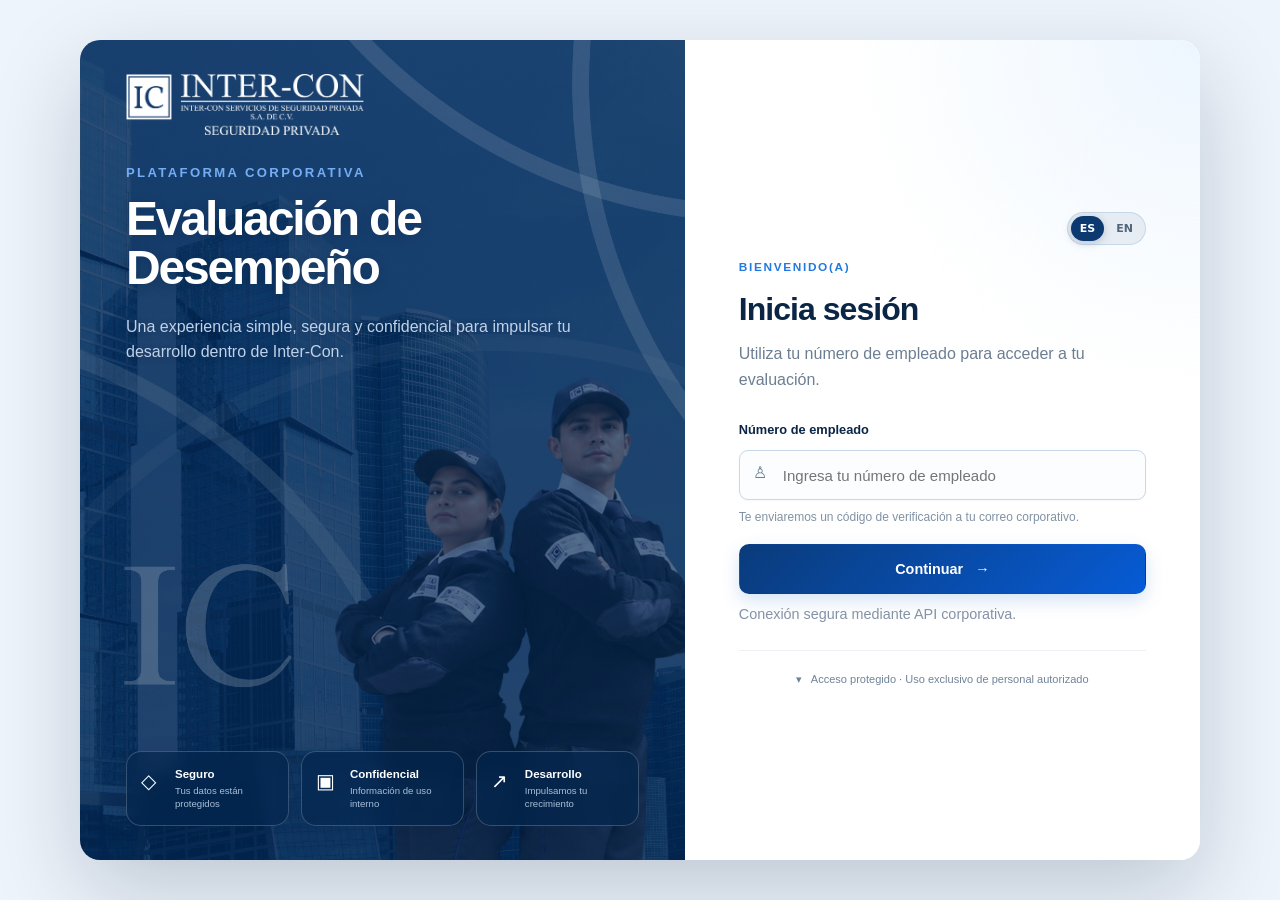
<file: index.html>
<!DOCTYPE html>
<html lang="es">
<head>
<meta charset="UTF-8" />
<meta name="viewport" content="width=device-width, initial-scale=1.0" />
<title>Plataforma EDD Inter-Con — Evaluación de Desempeño</title>
<link rel="stylesheet" href="css/styles.css?v=20260827-v39-rating-dom-sync" />
<link rel="stylesheet" href="css/leader-ux-v20.css?v=20260827-v39-rating-dom-sync" />
<link rel="stylesheet" href="css/leader-ux-v21.css?v=20260908-v40-continuity-risk" />
<link rel="stylesheet" href="css/workflow-ux-v22.css?v=20260827-v39-rating-dom-sync" />
<link rel="stylesheet" href="css/clarity-ux-v23.css?v=20260827-v39-rating-dom-sync" />
<link rel="stylesheet" href="css/closure-ux-v24.css?v=20260827-v39-rating-dom-sync" />
</head>
<body>
  <div id="app-root"></div>

  <!-- Módulos de la Plataforma de Evaluación de Desempeño -->
  <script src="js/config.js?v=20260827-v39-rating-dom-sync"></script>
  <script src="js/data.js?v=20260827-v39-rating-dom-sync"></script>
  <script src="js/calculations.js?v=b2-excluded-20261014"></script>
  <script src="js/icons.js?v=20260827-v39-rating-dom-sync"></script>
  <script src="js/charts.js?v=ninebox-fix-20261014"></script>
  <script src="js/ninebox-axis-labels-v43.js?v=20260909-v43-ninebox-axis-labels"></script>
  <script src="js/storage.js?v=section-normalization-20261014"></script>
  <script src="js/section-normalization-v50.js?v=20260930-v50-section-normalization"></script>
  <script src="js/objective-normalization.js?v=20260827-v39-rating-dom-sync"></script>
  <script src="js/api.js?v=20261016-medium-bulk-v2"></script>
  <script src="js/auth.js?v=20260921-v45-auth-session-fix"></script>
  <script src="js/auth-session-guard-v51.js?v=20261001-v51-auth-session-guard"></script>
  <script src="js/objective-rule.js?v=20261019-objective-rule"></script>
  <script src="js/app.js?v=20261125-ninebox-null-axes-v6"></script>
  <script src="js/leader-draft-continuity-v44.js?v=20260910-v44-progressive-save"></script>
  <script src="js/continuity-validation-v41.js?v=20260909-v41-continuity-validation"></script>
  <script src="js/leader-ux-v20.js?v=20260827-v39-rating-dom-sync"></script>
  <script src="js/leader-ux-v21.js?v=20260827-v39-rating-dom-sync"></script>
  <script src="js/workflow-ux-v22.js?v=20260827-v39-rating-dom-sync"></script>
  <script src="js/clarity-ux-v23.js?v=20260827-v39-rating-dom-sync"></script>
  <script src="js/closure-ux-v24.js?v=20260827-v39-rating-dom-sync"></script>
  <script src="js/objective-scale-v25.js?v=20260827-v39-rating-dom-sync"></script>
  <script src="js/name-fix-v26.js?v=20260827-v39-rating-dom-sync"></script>
  <script src="js/leader-scroll-v27.js?v=20260827-v39-rating-dom-sync"></script>
  <script src="js/progressive-save-v28.js?v=20260827-v39-rating-dom-sync"></script>
  <!--
    i18n unificado v33: reemplaza a i18n-coverage-v29.js, i18n-domain-v30.js,
    i18n-polish-v31.js e i18n-employee-v32.js. Esas 4 capas corrian en
    paralelo con 4 MutationObserver independientes y reglas de reemplazo por
    palabra suelta, lo que producia texto a medio traducir ("Spanglish") y
    terminologia inconsistente segun que capa ganara la carrera. Este unico
    archivo usa solo coincidencia exacta de frase completa (nunca palabra
    suelta), fusiona los 4 diccionarios + el original de app.js (434
    entradas), y vigila document.body (no solo #app-root) para que los
    avisos emergentes (showNotice) tambien se traduzcan.
  -->
  <script src="js/i18n-unified-v33.js?v=20260908-v40-continuity-risk"></script>
  <script src="js/i18n-final-v42.js?v=20260909-v42-login-footer"></script>
  <script src="js/360-entry-v52.js?v=20261005-v52-360-entry"></script>
</body>
</html>
</file>
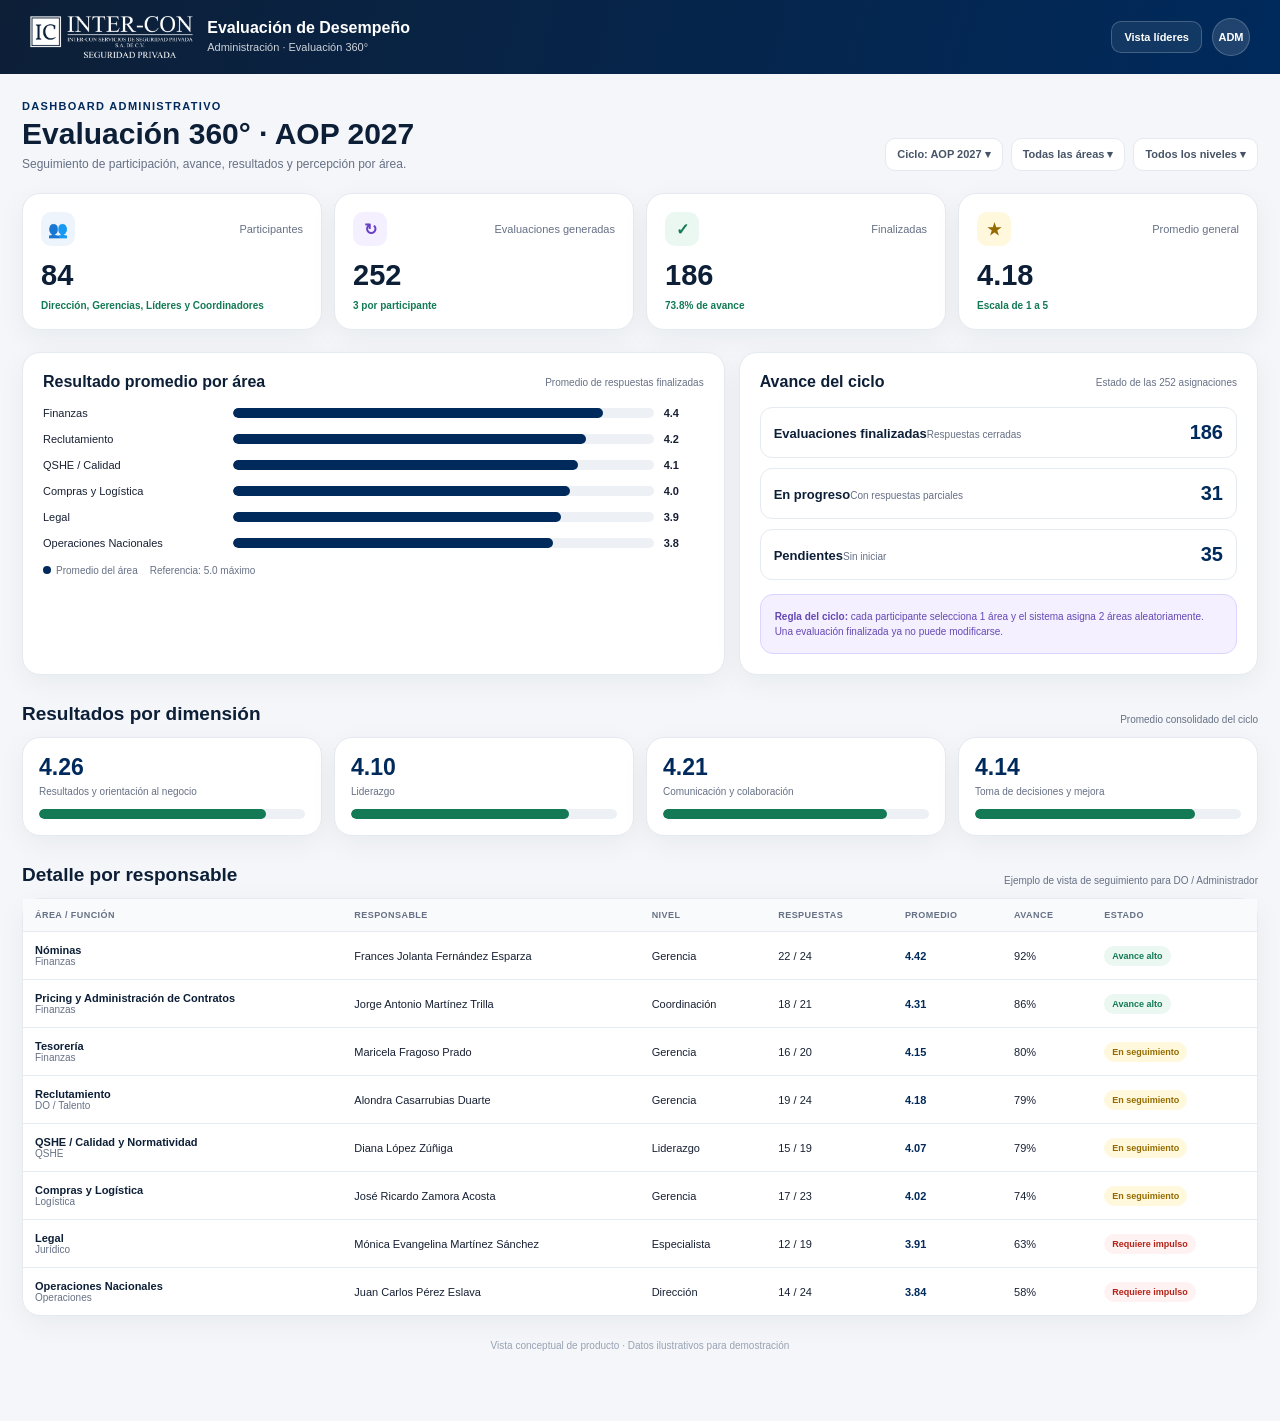
<file: 360-admin-demo.html>
<!DOCTYPE html>
<html lang="es">
<head>
<meta charset="UTF-8"><meta name="viewport" content="width=device-width,initial-scale=1">
<title>EDD Inter-Con — Dashboard Admin 360°</title>
<style>
:root{--navy:#002a5c;--navy2:#0D1F37;--yellow:#fec52a;--bg:#f4f6f9;--line:#e5e9f0;--muted:#667085;--green:#137a55;--greenbg:#ebf7f1;--bluebg:#eef4fb;--purple:#6941c6;--purplebg:#f4f0ff;--red:#b42318;--redbg:#fef3f2}*{box-sizing:border-box}body{margin:0;font-family:Inter,"Segoe UI",Arial,sans-serif;background:var(--bg);color:#172033}a{text-decoration:none;color:inherit}.top{height:74px;background:linear-gradient(105deg,var(--navy2),var(--navy));color:white;display:flex;align-items:center;justify-content:space-between;padding:0 30px}.brand{display:flex;align-items:center;gap:14px}.brand img{height:42px;max-width:190px;object-fit:contain}.brand strong{display:block}.brand span{font-size:11px;opacity:.8}.topright{display:flex;align-items:center;gap:10px}.link{border:1px solid #ffffff35;background:#ffffff12;color:#fff;padding:9px 12px;border-radius:10px;font-size:11px;font-weight:800}.avatar{width:38px;height:38px;border-radius:50%;display:grid;place-items:center;background:#ffffff20;border:1px solid #ffffff35;font-weight:800;font-size:11px}.shell{max-width:1280px;margin:26px auto 70px;padding:0 22px}.hero{display:flex;justify-content:space-between;align-items:end;gap:16px}.eyebrow{font-size:11px;text-transform:uppercase;letter-spacing:.12em;font-weight:850;color:var(--navy)}h1{margin:5px 0 6px;color:var(--navy2);font-size:30px}.sub{margin:0;color:var(--muted);font-size:12px}.filters{display:flex;gap:8px;flex-wrap:wrap}.filter{background:#fff;border:1px solid var(--line);border-radius:10px;padding:9px 11px;font-size:11px;color:#475467;font-weight:700}.grid4{display:grid;grid-template-columns:repeat(4,1fr);gap:12px;margin:22px 0}.card{background:#fff;border:1px solid var(--line);border-radius:18px;box-shadow:0 8px 28px rgba(13,31,55,.05)}.kpi{padding:18px}.kpi-top{display:flex;justify-content:space-between;align-items:center}.kpi .icon{width:34px;height:34px;border-radius:10px;display:grid;place-items:center;background:var(--bluebg);color:var(--navy);font-weight:900}.kpi .icon.green{background:var(--greenbg);color:var(--green)}.kpi .icon.purple{background:var(--purplebg);color:var(--purple)}.kpi .icon.yellow{background:#fff8dc;color:#946b00}.kpi b{font-size:29px;color:var(--navy2);display:block;margin-top:13px}.kpi span{font-size:11px;color:var(--muted)}.kpi small{display:block;margin-top:8px;font-size:10px;color:var(--green);font-weight:800}.twocol{display:grid;grid-template-columns:1.15fr .85fr;gap:14px}.panel{padding:20px}.panelhead{display:flex;justify-content:space-between;align-items:center;margin-bottom:16px}.panelhead h2{font-size:16px;margin:0;color:var(--navy2)}.panelhead span{font-size:10px;color:var(--muted)}.barlist{display:grid;gap:14px}.barrow{display:grid;grid-template-columns:180px 1fr 40px;gap:10px;align-items:center;font-size:11px}.track{height:10px;background:#edf1f5;border-radius:999px;overflow:hidden}.fill{height:100%;border-radius:999px;background:var(--navy)}.fill.green{background:var(--green)}.legend{display:flex;gap:12px;flex-wrap:wrap;margin-top:16px;font-size:10px;color:var(--muted)}.dot{width:8px;height:8px;border-radius:50%;display:inline-block;margin-right:5px;background:var(--navy)}.dot.green{background:var(--green)}.funnel{display:grid;gap:10px}.frow{display:flex;justify-content:space-between;align-items:center;padding:13px;border:1px solid var(--line);border-radius:12px}.frow b{font-size:13px;color:var(--navy2)}.frow span{font-size:10px;color:var(--muted)}.pct{font-size:20px!important;color:var(--navy)!important;font-weight:850}.section-title{display:flex;justify-content:space-between;align-items:end;gap:14px;margin:28px 0 12px}.section-title h2{margin:0;font-size:19px;color:var(--navy2)}.section-title span{font-size:10px;color:var(--muted)}table{width:100%;border-collapse:collapse;font-size:11px}th{text-align:left;background:#f8fafc;color:#667085;text-transform:uppercase;font-size:9px;letter-spacing:.05em;padding:11px 12px;border-bottom:1px solid var(--line)}td{padding:12px;border-bottom:1px solid var(--line);vertical-align:middle}tbody tr:last-child td{border-bottom:none}.person{font-weight:800;color:var(--navy2)}.muted{font-size:10px;color:var(--muted)}.score{font-weight:850;color:var(--navy)}.status{display:inline-flex;padding:5px 8px;border-radius:999px;font-size:9px;font-weight:850}.status.ok{background:var(--greenbg);color:var(--green)}.status.mid{background:#fff8dc;color:#946b00}.status.low{background:var(--redbg);color:var(--red)}.dimension-grid{display:grid;grid-template-columns:repeat(4,1fr);gap:12px}.dim{padding:16px}.dim b{display:block;font-size:23px;color:var(--navy)}.dim span{font-size:10px;color:var(--muted)}.dim .track{margin-top:10px}.note{padding:14px;border-radius:13px;background:var(--purplebg);border:1px solid #ddd4ff;color:#6548b4;font-size:10px;line-height:1.5;margin-top:14px}.foot{margin-top:24px;text-align:center;color:#98a2b3;font-size:10px}
@media(max-width:950px){.grid4,.dimension-grid{grid-template-columns:1fr 1fr}.twocol{grid-template-columns:1fr}.hero{align-items:flex-start;flex-direction:column}}@media(max-width:620px){.grid4,.dimension-grid{grid-template-columns:1fr}.barrow{grid-template-columns:1fr}.top{padding:0 14px}.brand span,.topright .link{display:none}.shell{padding:0 12px}.card.tablewrap{overflow-x:auto}table{min-width:820px}}
</style></head>
<body>
<header class="top"><div class="brand"><img src="assets/logo-ic-blanco-horizontal.png" alt="Inter-Con"><div><strong>Evaluación de Desempeño</strong><span>Administración · Evaluación 360°</span></div></div><div class="topright"><a class="link" href="360-demo-final.html">Vista líderes</a><div class="avatar">ADM</div></div></header>
<main class="shell">
<section class="hero"><div><div class="eyebrow">Dashboard administrativo</div><h1>Evaluación 360° · AOP 2027</h1><p class="sub">Seguimiento de participación, avance, resultados y percepción por área.</p></div><div class="filters"><div class="filter">Ciclo: AOP 2027 ▾</div><div class="filter">Todas las áreas ▾</div><div class="filter">Todos los niveles ▾</div></div></section>
<section class="grid4"><div class="card kpi"><div class="kpi-top"><div class="icon">👥</div><span>Participantes</span></div><b>84</b><small>Dirección, Gerencias, Líderes y Coordinadores</small></div><div class="card kpi"><div class="kpi-top"><div class="icon purple">↻</div><span>Evaluaciones generadas</span></div><b>252</b><small>3 por participante</small></div><div class="card kpi"><div class="kpi-top"><div class="icon green">✓</div><span>Finalizadas</span></div><b>186</b><small>73.8% de avance</small></div><div class="card kpi"><div class="kpi-top"><div class="icon yellow">★</div><span>Promedio general</span></div><b>4.18</b><small>Escala de 1 a 5</small></div></section>
<section class="twocol"><div class="card panel"><div class="panelhead"><h2>Resultado promedio por área</h2><span>Promedio de respuestas finalizadas</span></div><div class="barlist"><div class="barrow"><span>Finanzas</span><div class="track"><div class="fill" style="width:88%"></div></div><b>4.4</b></div><div class="barrow"><span>Reclutamiento</span><div class="track"><div class="fill" style="width:84%"></div></div><b>4.2</b></div><div class="barrow"><span>QSHE / Calidad</span><div class="track"><div class="fill" style="width:82%"></div></div><b>4.1</b></div><div class="barrow"><span>Compras y Logística</span><div class="track"><div class="fill" style="width:80%"></div></div><b>4.0</b></div><div class="barrow"><span>Legal</span><div class="track"><div class="fill" style="width:78%"></div></div><b>3.9</b></div><div class="barrow"><span>Operaciones Nacionales</span><div class="track"><div class="fill" style="width:76%"></div></div><b>3.8</b></div></div><div class="legend"><span><i class="dot"></i>Promedio del área</span><span>Referencia: 5.0 máximo</span></div></div><div class="card panel"><div class="panelhead"><h2>Avance del ciclo</h2><span>Estado de las 252 asignaciones</span></div><div class="funnel"><div class="frow"><div><b>Evaluaciones finalizadas</b><span>Respuestas cerradas</span></div><span class="pct">186</span></div><div class="frow"><div><b>En progreso</b><span>Con respuestas parciales</span></div><span class="pct">31</span></div><div class="frow"><div><b>Pendientes</b><span>Sin iniciar</span></div><span class="pct">35</span></div></div><div class="note"><strong>Regla del ciclo:</strong> cada participante selecciona 1 área y el sistema asigna 2 áreas aleatoriamente. Una evaluación finalizada ya no puede modificarse.</div></div></section>
<div class="section-title"><h2>Resultados por dimensión</h2><span>Promedio consolidado del ciclo</span></div><section class="dimension-grid"><div class="card dim"><b>4.26</b><span>Resultados y orientación al negocio</span><div class="track"><div class="fill green" style="width:85.2%"></div></div></div><div class="card dim"><b>4.10</b><span>Liderazgo</span><div class="track"><div class="fill green" style="width:82%"></div></div></div><div class="card dim"><b>4.21</b><span>Comunicación y colaboración</span><div class="track"><div class="fill green" style="width:84.2%"></div></div></div><div class="card dim"><b>4.14</b><span>Toma de decisiones y mejora</span><div class="track"><div class="fill green" style="width:82.8%"></div></div></div></section>
<div class="section-title"><h2>Detalle por responsable</h2><span>Ejemplo de vista de seguimiento para DO / Administrador</span></div><section class="card tablewrap"><table><thead><tr><th>Área / función</th><th>Responsable</th><th>Nivel</th><th>Respuestas</th><th>Promedio</th><th>Avance</th><th>Estado</th></tr></thead><tbody><tr><td><div class="person">Nóminas</div><div class="muted">Finanzas</div></td><td>Frances Jolanta Fernández Esparza</td><td>Gerencia</td><td>22 / 24</td><td class="score">4.42</td><td>92%</td><td><span class="status ok">Avance alto</span></td></tr><tr><td><div class="person">Pricing y Administración de Contratos</div><div class="muted">Finanzas</div></td><td>Jorge Antonio Martínez Trilla</td><td>Coordinación</td><td>18 / 21</td><td class="score">4.31</td><td>86%</td><td><span class="status ok">Avance alto</span></td></tr><tr><td><div class="person">Tesorería</div><div class="muted">Finanzas</div></td><td>Maricela Fragoso Prado</td><td>Gerencia</td><td>16 / 20</td><td class="score">4.15</td><td>80%</td><td><span class="status mid">En seguimiento</span></td></tr><tr><td><div class="person">Reclutamiento</div><div class="muted">DO / Talento</div></td><td>Alondra Casarrubias Duarte</td><td>Gerencia</td><td>19 / 24</td><td class="score">4.18</td><td>79%</td><td><span class="status mid">En seguimiento</span></td></tr><tr><td><div class="person">QSHE / Calidad y Normatividad</div><div class="muted">QSHE</div></td><td>Diana López Zúñiga</td><td>Liderazgo</td><td>15 / 19</td><td class="score">4.07</td><td>79%</td><td><span class="status mid">En seguimiento</span></td></tr><tr><td><div class="person">Compras y Logística</div><div class="muted">Logística</div></td><td>José Ricardo Zamora Acosta</td><td>Gerencia</td><td>17 / 23</td><td class="score">4.02</td><td>74%</td><td><span class="status mid">En seguimiento</span></td></tr><tr><td><div class="person">Legal</div><div class="muted">Jurídico</div></td><td>Mónica Evangelina Martínez Sánchez</td><td>Especialista</td><td>12 / 19</td><td class="score">3.91</td><td>63%</td><td><span class="status low">Requiere impulso</span></td></tr><tr><td><div class="person">Operaciones Nacionales</div><div class="muted">Operaciones</div></td><td>Juan Carlos Pérez Eslava</td><td>Dirección</td><td>14 / 24</td><td class="score">3.84</td><td>58%</td><td><span class="status low">Requiere impulso</span></td></tr></tbody></table></section>
<div class="foot">Vista conceptual de producto · Datos ilustrativos para demostración</div>
</main></body></html>
</file>
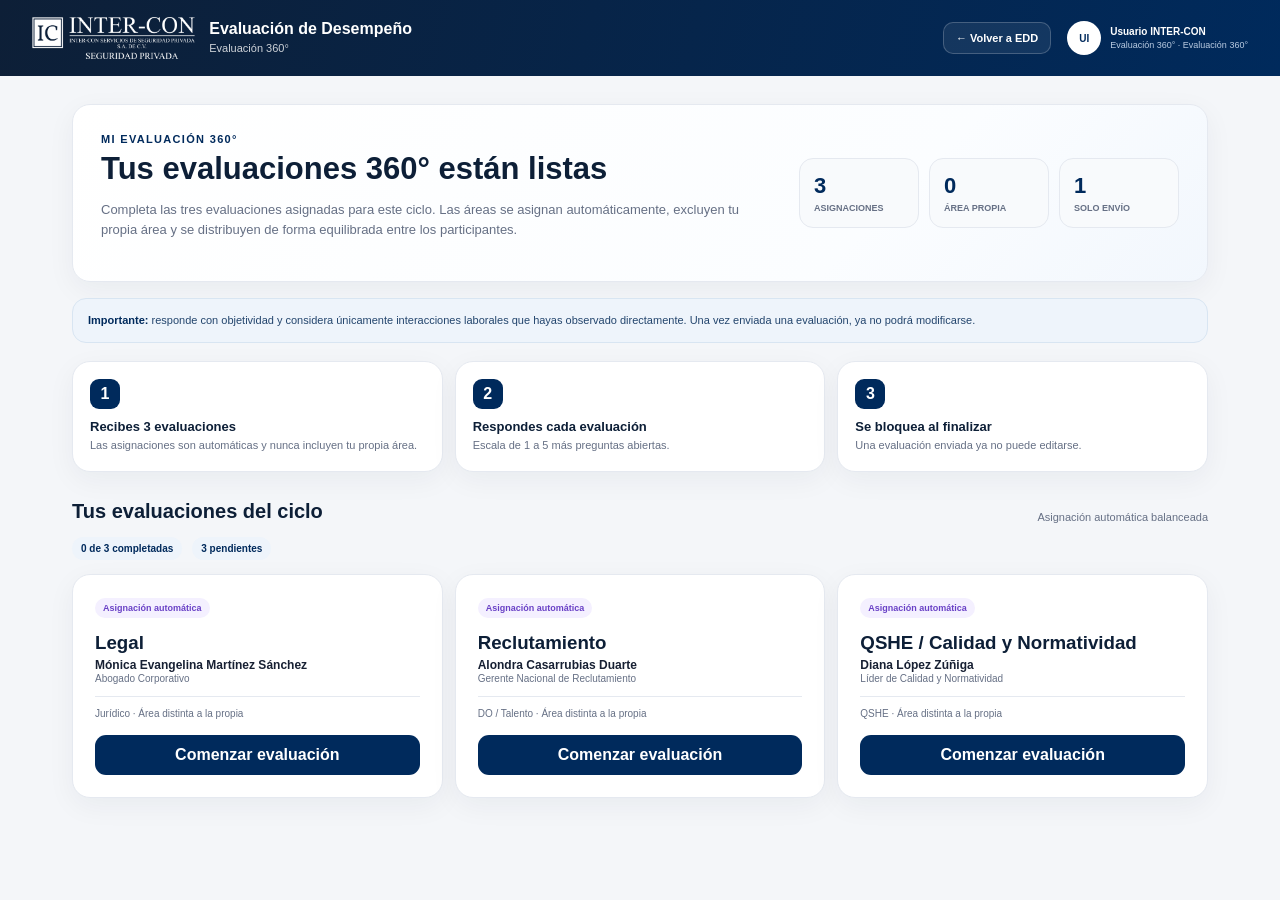
<file: 360-demo-final.html>
<!DOCTYPE html>
<html lang="es">
<head>
<meta charset="UTF-8"><meta name="viewport" content="width=device-width,initial-scale=1">
<title>EDD Inter-Con — Evaluación 360° DEV</title>
<style>
:root{--navy:#002a5c;--navy2:#0D1F37;--yellow:#fec52a;--bg:#f4f6f9;--line:#e5e9f0;--muted:#667085;--green:#137a55;--greenbg:#ebf7f1;--purple:#6941c6;--purplebg:#f4f0ff;--red:#b42318;--redbg:#fef3f2;--bluebg:#eef4fb}
*{box-sizing:border-box}body{margin:0;font-family:Inter,"Segoe UI",Arial,sans-serif;background:var(--bg);color:#172033}button,textarea{font:inherit}
.top{min-height:76px;background:linear-gradient(105deg,var(--navy2),var(--navy));color:#fff;display:flex;align-items:center;justify-content:space-between;padding:12px 32px;position:sticky;top:0;z-index:10}
.brand{display:flex;align-items:center;gap:14px}.brand img{height:42px;max-width:190px;object-fit:contain}.brand strong{display:block}.brand span{font-size:11px;opacity:.8}.top-actions{display:flex;gap:8px;align-items:center}
.toplink,.reset{border:1px solid #ffffff35;background:#ffffff12;color:#fff;padding:9px 12px;border-radius:10px;font-size:11px;font-weight:800;text-decoration:none;cursor:pointer}.profile-chip{display:flex;align-items:center;gap:9px;padding-left:8px}.profile-chip .avatar{width:34px;height:34px;border-radius:50%;display:grid;place-items:center;background:#fff;color:var(--navy);font-size:10px;font-weight:900}.profile-chip>span:last-child{display:grid;line-height:1.15}.profile-chip strong{font-size:10px;color:#fff;max-width:180px;white-space:nowrap;overflow:hidden;text-overflow:ellipsis}.profile-chip small{font-size:9px;color:#b9cbe1;margin-top:3px}
.shell{max-width:1180px;margin:28px auto 70px;padding:0 22px}.eyebrow{font-size:11px;font-weight:850;text-transform:uppercase;letter-spacing:.12em;color:var(--navy)}h1{font-size:31px;color:var(--navy2);margin:6px 0 8px}.lead{color:var(--muted);font-size:13px;line-height:1.55;max-width:820px}
.card{background:#fff;border:1px solid var(--line);border-radius:18px;box-shadow:0 8px 28px rgba(13,31,55,.05)}.hero{padding:28px;display:grid;grid-template-columns:1fr auto;gap:24px;align-items:center;background:linear-gradient(135deg,#fff 0%,#fbfdff 70%,#f2f7fd 100%)}
.hero-side{display:grid;grid-template-columns:repeat(3,minmax(100px,1fr));gap:10px}.kpi{background:#f8fafc;border:1px solid var(--line);padding:14px;border-radius:14px;min-width:120px}.kpi b{font-size:22px;color:var(--navy)}.kpi span{display:block;font-size:9px;color:var(--muted);margin-top:4px;text-transform:uppercase;font-weight:800}
.notice{margin:16px 0;padding:13px 15px;border-radius:14px;background:var(--bluebg);border:1px solid #d8e5f2;color:#23456d;font-size:11px;line-height:1.5}.notice strong{color:var(--navy)}
.flow,.summary{display:grid;grid-template-columns:repeat(3,1fr);gap:12px}.flow{margin:18px 0 26px}.step{padding:17px}.step .n{width:30px;height:30px;border-radius:9px;background:var(--navy);color:#fff;display:grid;place-items:center;font-weight:800}.step b{display:block;margin:10px 0 4px;color:var(--navy2);font-size:13px}.step p{margin:0;color:var(--muted);font-size:11px;line-height:1.45}
.section-title{display:flex;justify-content:space-between;align-items:end;gap:14px;margin:28px 0 12px}.section-title h2{margin:0;color:var(--navy2);font-size:20px}.section-title span{font-size:11px;color:var(--muted)}
.assignment{padding:22px;position:relative;transition:transform .16s ease,box-shadow .16s ease}.assignment:hover{transform:translateY(-2px);box-shadow:0 14px 32px rgba(13,31,55,.08)}.assignment.completed{background:#fbfdfc;border-color:#cfe8dc}.tag{display:inline-flex;padding:5px 8px;border-radius:999px;font-size:9px;font-weight:850;background:var(--purplebg);color:var(--purple)}.tag.complete{background:var(--greenbg);color:var(--green);margin-left:5px}.assignment h3{margin:14px 0 4px;color:var(--navy2)}.leader{font-size:12px;font-weight:750}.role,.meta{font-size:10px;color:var(--muted);line-height:1.4}.meta{margin-top:10px;padding-top:10px;border-top:1px solid var(--line)}
.btn{border:0;border-radius:11px;padding:11px 16px;font-weight:800;cursor:pointer}.btn.primary{background:var(--navy);color:#fff}.btn.secondary{background:#edf1f5;color:var(--navy2)}.btn.locked{background:#f2f4f7;color:#667085;cursor:not-allowed}.assignment .btn{width:100%;margin-top:14px}
.progressSummary{display:flex;gap:10px;flex-wrap:wrap;margin:14px 0}.pill{font-size:10px;padding:6px 9px;border-radius:999px;background:var(--bluebg);color:var(--navy);font-weight:800}.pill.done{background:var(--greenbg);color:var(--green)}
.survey{display:none;margin-top:30px}.survey-layout{display:grid;grid-template-columns:280px 1fr;gap:16px}.side{padding:20px;position:sticky;top:92px;align-self:start}.side h3{margin:8px 0 3px;color:var(--navy2)}.sidebox{display:grid;gap:8px;margin-top:16px}.sidebox div{background:#f8fafc;border:1px solid var(--line);padding:10px;border-radius:11px}.sidebox b{display:block;font-size:10px}.sidebox span{font-size:10px;color:var(--muted)}
.track{height:8px;background:#edf0f4;border-radius:8px;overflow:hidden;margin-top:7px}.fill{height:100%;width:0;background:var(--yellow)}.dimension{padding:22px 24px;border-bottom:1px solid var(--line)}.dim-title{font-size:15px;font-weight:850;color:var(--navy2);margin-bottom:10px}.question{display:grid;grid-template-columns:1fr auto;gap:16px;align-items:center;padding:14px 0;border-top:1px dashed #e5e9ef}.question p{margin:0;font-size:13px}.stars{display:flex;gap:5px}.star{width:36px;height:36px;border:1px solid #d7dde7;border-radius:10px;background:#fff;color:#a4adba;font-size:19px;cursor:pointer}.star.active{border-color:var(--yellow);background:#fff7d8;color:#bd8a00}
.scaleLegend{padding:18px 24px;background:#fbfcfe;border-bottom:1px solid var(--line)}.scaleLegend h4{margin:0 0 12px;color:var(--navy2);font-size:13px}.scaleGrid{display:grid;grid-template-columns:repeat(5,1fr);gap:8px}.scaleItem{border:1px solid var(--line);background:#fff;border-radius:12px;padding:10px}.scaleStars{color:#bd8a00;font-size:12px}.scaleItem b{display:block;font-size:10px;color:var(--navy2);margin:5px 0 3px}.scaleItem span{display:block;font-size:9px;color:var(--muted);line-height:1.35}
.textarea{width:100%;min-height:82px;border:1px solid #d7dde7;border-radius:12px;padding:12px;resize:vertical;margin-top:6px}.openLabel{font-size:12px;font-weight:700;color:#344054;margin-top:16px}.footer{padding:18px 24px;display:flex;justify-content:space-between;align-items:center;gap:10px}.donebox{display:none;text-align:center;padding:36px}.check{width:60px;height:60px;border-radius:50%;margin:0 auto 12px;display:grid;place-items:center;background:var(--greenbg);color:var(--green);font-size:28px;font-weight:900}
.toast{display:none;position:fixed;right:22px;bottom:22px;background:var(--navy2);color:#fff;padding:13px 17px;border-radius:12px;z-index:20;box-shadow:0 10px 32px #0003}
@media(max-width:900px){.flow,.summary{grid-template-columns:1fr 1fr}.survey-layout{grid-template-columns:1fr}.side{position:static}.scaleGrid{grid-template-columns:1fr 1fr}.hero{grid-template-columns:1fr}.hero-side{grid-template-columns:repeat(3,1fr)}}@media(max-width:620px){.flow,.summary,.scaleGrid,.hero-side{grid-template-columns:1fr}.question{grid-template-columns:1fr}.top{padding:10px 16px}.shell{padding:0 12px}.section-title{align-items:flex-start;flex-direction:column}.top-actions{flex-wrap:wrap;justify-content:flex-end}}
</style></head>
<body>
<header class="top"><div class="brand"><img src="assets/logo-ic-blanco-horizontal.png" alt="Inter-Con"><div><strong>Evaluación de Desempeño</strong><span>Evaluación 360°</span></div></div><div class="top-actions"><a class="toplink" id="backToEdd" href="index.html">← Volver a EDD</a><div class="profile-chip"><span class="avatar" id="profileInitials">IC</span><span><strong id="profileName">Usuario INTER-CON</strong><small id="profileMeta">Evaluación 360°</small></span></div></div></header>
<main class="shell">
<section id="assignmentView">
  <div class="card hero"><div><div class="eyebrow">Mi evaluación 360°</div><h1>Tus evaluaciones 360° están listas</h1><p class="lead">Completa las tres evaluaciones asignadas para este ciclo. Las áreas se asignan automáticamente, excluyen tu propia área y se distribuyen de forma equilibrada entre los participantes.</p></div><div class="hero-side"><div class="kpi"><b>3</b><span>Asignaciones</span></div><div class="kpi"><b>0</b><span>Área propia</span></div><div class="kpi"><b>1</b><span>Solo envío</span></div></div></div>
  <div class="notice"><strong>Importante:</strong> responde con objetividad y considera únicamente interacciones laborales que hayas observado directamente. Una vez enviada una evaluación, ya no podrá modificarse.</div>
  <section class="flow"><div class="card step"><div class="n">1</div><b>Recibes 3 evaluaciones</b><p>Las asignaciones son automáticas y nunca incluyen tu propia área.</p></div><div class="card step"><div class="n">2</div><b>Respondes cada evaluación</b><p>Escala de 1 a 5 más preguntas abiertas.</p></div><div class="card step"><div class="n">3</div><b>Se bloquea al finalizar</b><p>Una evaluación enviada ya no puede editarse.</p></div></section>
  <div class="section-title"><h2>Tus evaluaciones del ciclo</h2><span>Asignación automática balanceada</span></div>
  <div class="progressSummary"><span class="pill" id="donePill">0 de 3 completadas</span><span class="pill" id="pendingPill">3 pendientes</span></div>
  <section class="summary" id="summary"></section>
</section>

<section class="survey" id="survey">
  <div class="section-title"><h2 id="surveyTitle">Evaluación 360°</h2><span id="surveySub"></span></div>
  <div class="survey-layout">
    <aside class="card side"><div class="eyebrow">Cliente interno</div><h3 id="surveyArea"></h3><div class="role" id="surveyPerson"></div><div class="sidebox"><div><b>Escala</b><span>5 niveles de comportamiento</span></div><div><b>Preguntas</b><span>12 reactivos + 3 abiertas</span></div><div><b>Avance</b><span id="progressText">0 / 12</span><div class="track"><div class="fill" id="fill"></div></div></div></div><button class="btn secondary" style="width:100%;margin-top:15px" id="backBtn">← Volver a mis evaluaciones</button></aside>
    <section class="card"><div id="surveyBody"></div><div class="footer"><span class="role">Tus respuestas se guardan conforme avanzas.</span><button class="btn primary" id="finishBtn">Finalizar evaluación</button></div><div class="donebox" id="donebox"><div class="check">✓</div><h3>Evaluación finalizada</h3><p class="lead" style="margin:auto">La evaluación ha quedado cerrada y ya no puede modificarse.</p><button class="btn primary" style="margin-top:14px" id="doneBackBtn">Volver a mis evaluaciones</button></div></section>
  </div>
</section>
</main><div class="toast" id="toast"></div>
<script>
const STORAGE_KEY='edd360DevPreviewV3';
const catalog=[
['legal','Legal','Mónica Evangelina Martínez Sánchez','Abogado Corporativo','Jurídico'],
['reclutamiento','Reclutamiento','Alondra Casarrubias Duarte','Gerente Nacional de Reclutamiento','DO / Talento'],
['qshe','QSHE / Calidad y Normatividad','Diana López Zúñiga','Líder de Calidad y Normatividad','QSHE'],
['logistica','Compras y Logística','José Ricardo Zamora Acosta','Gerente Nacional de Compras y Logística','Logística'],
['tesoreria','Tesorería','Maricela Fragoso Prado','Gerente de Tesorería','Finanzas']
];
const assignments=catalog.slice(0,3);
const qs=[
['Resultados y orientación al negocio','Cumple los objetivos y compromisos establecidos.'],
['Resultados y orientación al negocio','Da seguimiento a los resultados e indicadores de su área.'],
['Resultados y orientación al negocio','Prioriza actividades considerando el impacto para el negocio.'],
['Liderazgo','Comunica claramente las prioridades y expectativas a su equipo.'],
['Liderazgo','Delega responsabilidades y fomenta la autonomía.'],
['Liderazgo','Brinda retroalimentación y reconoce los logros de su equipo.'],
['Comunicación y colaboración','Se comunica de manera clara, oportuna y profesional.'],
['Comunicación y colaboración','Escucha y considera las opiniones de otras personas.'],
['Comunicación y colaboración','Promueve la colaboración entre áreas para alcanzar objetivos comunes.'],
['Toma de decisiones y mejora','Toma decisiones oportunas ante situaciones que requieren atención.'],
['Toma de decisiones y mejora','Analiza los problemas antes de proponer soluciones.'],
['Toma de decisiones y mejora','Promueve mejoras, innovación y eficiencia en los procesos.']
];
const scale=[['Necesita mejorar','El comportamiento se presenta poco o no cumple con lo esperado.'],['En desarrollo','Se presenta ocasionalmente; requiere fortalecimiento.'],['Cumple','Se demuestra de manera consistente y cumple con lo esperado.'],['Destacado','Supera frecuentemente lo esperado y genera un impacto positivo.'],['Ejemplar','Es una fortaleza evidente y sirve como referente para otros.']];
let scores={},current=null;
try{scores=JSON.parse(localStorage.getItem(STORAGE_KEY)||'{}')}catch(e){scores={}}
function save(){localStorage.setItem(STORAGE_KEY,JSON.stringify(scores))}
function counters(){const d=assignments.filter(a=>scores[a[0]]?.done).length;donePill.textContent=`${d} de 3 completadas`;donePill.classList.toggle('done',d===3);pendingPill.textContent=`${3-d} pendientes`}
function render(){summary.innerHTML=assignments.map((a,i)=>{const d=!!scores[a[0]]?.done;return `<article class="card assignment ${d?'completed':''}"><span class="tag">Asignación automática</span>${d?'<span class="tag complete">Completada</span>':''}<h3>${a[1]}</h3><div class="leader">${a[2]}</div><div class="role">${a[3]}</div><div class="meta">${a[4]} · Área distinta a la propia</div>${d?'<button class="btn locked" disabled>✓ Evaluación finalizada</button>':`<button class="btn primary open" data-i="${i}">Comenzar evaluación</button>`}</article>`}).join('');document.querySelectorAll('.open').forEach(b=>b.onclick=()=>openSurvey(+b.dataset.i));counters()}
function openSurvey(i){current=assignments[i];if(scores[current[0]]?.done)return;assignmentView.style.display='none';survey.style.display='block';surveyArea.textContent=current[1];surveyPerson.innerHTML=`${current[2]}<br>${current[3]}`;surveyTitle.textContent=`Evaluación de ${current[1]}`;surveySub.textContent=`${current[2]} · ${current[3]}`;build();window.scrollTo(0,0)}
function qrow(q,n){const v=scores[current[0]]?.vals?.[n]||0;return `<div class="question"><p>${q}</p><div class="stars" data-q="${n}">${[1,2,3,4,5].map(x=>`<button type="button" class="star ${x<=v?'active':''}" data-v="${x}" title="${x} · ${scale[x-1][0]}">★</button>`).join('')}</div></div>`}
function build(){const k=current[0];scores[k]=scores[k]||{vals:{},done:false,open:{}};donebox.style.display='none';surveyBody.style.display='block';document.querySelector('.footer').style.display='flex';const legend=`<div class="scaleLegend"><h4>Escala de evaluación</h4><div class="scaleGrid">${scale.map((s,i)=>`<div class="scaleItem"><div class="scaleStars">${'★'.repeat(i+1)}</div><b>${s[0]}</b><span>${s[1]}</span></div>`).join('')}</div></div>`;let body=legend;['Resultados y orientación al negocio','Liderazgo','Comunicación y colaboración','Toma de decisiones y mejora'].forEach(dim=>{const rows=qs.map((x,i)=>({x,i})).filter(o=>o.x[0]===dim).map(o=>qrow(o.x[1],o.i+1)).join('');body+=`<div class="dimension"><div class="dim-title">${dim}</div>${rows}</div>`});body+=`<div class="dimension"><div class="dim-title">Preguntas abiertas</div><div class="openLabel">¿Cuál consideras que es su principal fortaleza?</div><textarea class="textarea" data-open="strength">${scores[k].open.strength||''}</textarea><div class="openLabel">¿Qué aspecto debería desarrollar o mejorar?</div><textarea class="textarea" data-open="improve">${scores[k].open.improve||''}</textarea><div class="openLabel">¿Qué debería continuar haciendo?</div><textarea class="textarea" data-open="continue">${scores[k].open.continue||''}</textarea></div>`;surveyBody.innerHTML=body;document.querySelectorAll('.stars').forEach(g=>g.querySelectorAll('.star').forEach(b=>b.onclick=()=>{scores[k].vals[+g.dataset.q]=+b.dataset.v;g.querySelectorAll('.star').forEach(s=>s.classList.toggle('active',+s.dataset.v<=+b.dataset.v));progress();save()}));document.querySelectorAll('[data-open]').forEach(t=>t.oninput=()=>{scores[k].open[t.dataset.open]=t.value;save()});progress()}
function progress(){const k=current[0],n=Object.keys(scores[k].vals).filter(x=>scores[k].vals[x]>0).length;progressText.textContent=`${n} / 12`;fill.style.width=`${(n/12)*100}%`}
function back(){survey.style.display='none';assignmentView.style.display='block';render();window.scrollTo(0,0)}
backBtn.onclick=back;doneBackBtn.onclick=back;
finishBtn.onclick=()=>{const k=current[0],n=Object.keys(scores[k].vals).filter(x=>scores[k].vals[x]>0).length;if(n<12){toast.textContent=`Faltan ${12-n} reactivos por responder.`;toast.style.display='block';setTimeout(()=>toast.style.display='none',2200);return}scores[k].done=true;scores[k].completedAt=new Date().toISOString();save();surveyBody.style.display='none';document.querySelector('.footer').style.display='none';donebox.style.display='block'};
function loadProfile(){
  try{
    const raw=sessionStorage.getItem('edd_session');
    const s=raw?JSON.parse(raw):null;
    const u=(s&&s.user)||s||{};
    const name=u.nombre||u.name||'Usuario INTER-CON';
    const role=u.perfil||u.role||'Evaluación 360°';
    profileName.textContent=name;
    profileMeta.textContent=String(role).replace(/^./,m=>m.toUpperCase())+' · Evaluación 360°';
    const normalizedRole=String(role).toLowerCase();
    const targetRoute=normalizedRole==='administrador'||normalizedRole==='admin'
      ? 'index.html#/admin/dashboard'
      : normalizedRole==='lider'||normalizedRole==='líder'||normalizedRole==='manager'
        ? 'index.html#/lider/dashboard'
        : 'index.html#/colaborador/inicio';
    const back=document.getElementById('backToEdd');
    if(back) back.href=targetRoute;
    const initials=name.split(/\s+/).filter(Boolean).slice(0,2).map(x=>x[0]).join('').toUpperCase();
    if(initials) profileInitials.textContent=initials;
  }catch(e){}
}
if(new URLSearchParams(location.search).get('dev')==='1'){
  const b=document.createElement('button');
  b.className='reset';
  b.textContent='Reiniciar datos';
  b.onclick=()=>{if(!confirm('¿Reiniciar los datos de prueba de esta vista?'))return;localStorage.removeItem(STORAGE_KEY);scores={};current=null;survey.style.display='none';assignmentView.style.display='block';render();window.scrollTo(0,0)};
  document.querySelector('.top-actions').prepend(b);
}
loadProfile();
render();
</script></body></html>
</file>
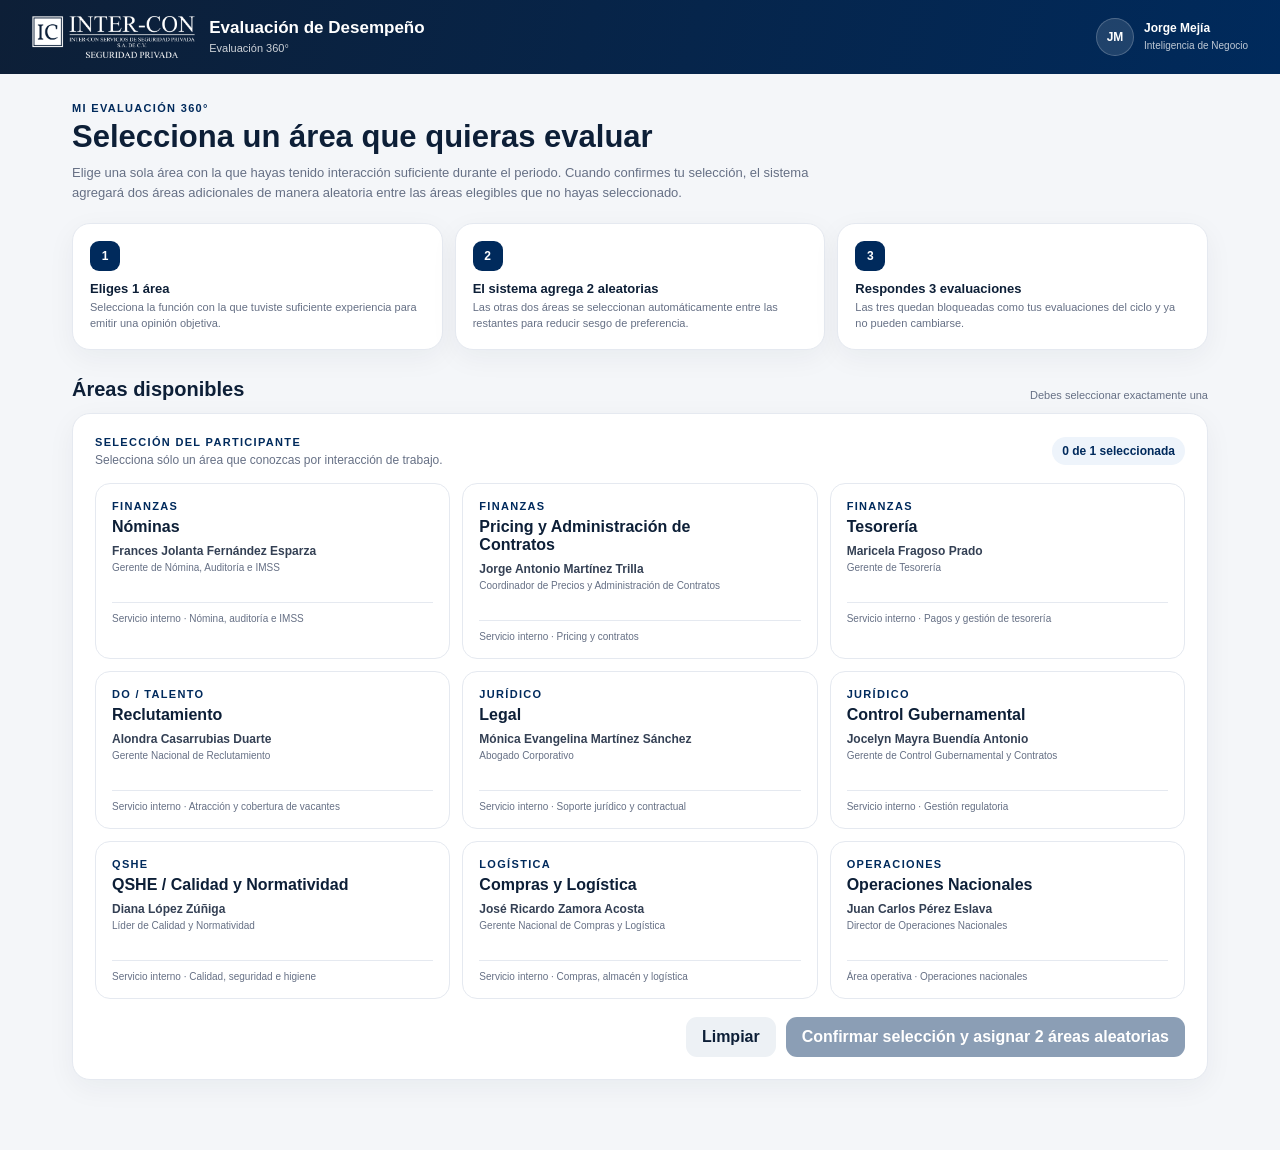
<file: 360-demo.html>
<!DOCTYPE html>
<html lang="es">
<head>
<meta charset="UTF-8" />
<meta name="viewport" content="width=device-width, initial-scale=1.0" />
<title>EDD Inter-Con — Evaluación 360°</title>
<style>
:root{--navy:#002a5c;--navy2:#0D1F37;--yellow:#fec52a;--bg:#f4f6f9;--line:#e5e9f0;--muted:#667085;--ink:#172033;--purple:#6941c6;--purplebg:#f4f0ff;--green:#137a55;--greenbg:#ebf7f1}
*{box-sizing:border-box}html{scroll-behavior:smooth}body{margin:0;font-family:Inter,"Segoe UI",Arial,sans-serif;background:var(--bg);color:var(--ink)}button,textarea{font:inherit}.top{height:74px;background:linear-gradient(105deg,var(--navy2),var(--navy));color:white;display:flex;align-items:center;justify-content:space-between;padding:0 32px;position:sticky;top:0;z-index:20}.brand{display:flex;align-items:center;gap:14px}.brand img{height:42px;max-width:190px;object-fit:contain}.brand strong{display:block;font-size:17px}.brand span{font-size:11px;opacity:.8}.user{display:flex;gap:10px;align-items:center}.avatar{width:38px;height:38px;border-radius:50%;background:#ffffff1f;border:1px solid #ffffff35;display:grid;place-items:center;font-weight:800;font-size:12px}.user b{display:block;font-size:12px}.user small{font-size:10px;opacity:.75}.shell{max-width:1180px;margin:28px auto 70px;padding:0 22px}.eyebrow{font-size:11px;font-weight:850;text-transform:uppercase;letter-spacing:.12em;color:var(--navy)}h1{font-size:31px;line-height:1.12;color:var(--navy2);margin:6px 0 8px}.lead{margin:0;color:var(--muted);font-size:13px;line-height:1.55;max-width:780px}.card{background:white;border:1px solid var(--line);border-radius:18px;box-shadow:0 8px 28px rgba(13,31,55,.05)}.flow{display:grid;grid-template-columns:repeat(3,1fr);gap:12px;margin:20px 0 28px}.step{padding:17px}.step .n{width:30px;height:30px;border-radius:9px;background:var(--navy);color:#fff;display:grid;place-items:center;font-weight:800;font-size:12px}.step b{display:block;margin:10px 0 4px;color:var(--navy2);font-size:13px}.step p{margin:0;color:var(--muted);font-size:11px;line-height:1.45}.section-title{display:flex;align-items:end;justify-content:space-between;margin:28px 0 12px;gap:16px}.section-title h2{margin:0;color:var(--navy2);font-size:20px}.section-title span{font-size:11px;color:var(--muted)}.selector{padding:22px}.selector-head{display:flex;align-items:center;justify-content:space-between;gap:14px;margin-bottom:16px}.counter{font-size:12px;color:var(--navy);font-weight:800;background:#eef4fb;padding:7px 10px;border-radius:999px}.areas{display:grid;grid-template-columns:repeat(3,1fr);gap:12px}.area{border:1px solid var(--line);border-radius:15px;padding:16px;cursor:pointer;transition:.16s;background:#fff;position:relative}.area:hover{transform:translateY(-2px);box-shadow:0 8px 22px #1231}.area.selected{border-color:#7e9fc6;background:#f8fbff;box-shadow:0 0 0 2px #dce9f7 inset}.area.selected:after{content:'Seleccionada';position:absolute;right:12px;top:12px;background:var(--navy);color:#fff;border-radius:999px;padding:4px 7px;font-size:9px;font-weight:800}.area h3{margin:6px 0 8px;color:var(--navy2);font-size:16px;padding-right:72px}.area .leader{font-size:12px;font-weight:750;color:#344054}.area .role{font-size:10px;color:var(--muted);line-height:1.45;margin-top:3px;min-height:29px}.area .meta{margin-top:12px;padding-top:10px;border-top:1px solid var(--line);font-size:10px;color:var(--muted)}.actions{display:flex;justify-content:flex-end;gap:10px;margin-top:18px}.btn{border:0;border-radius:11px;padding:11px 16px;font-weight:800;cursor:pointer}.btn.secondary{background:#edf1f5;color:var(--navy2)}.btn.primary{background:var(--navy);color:white}.btn:disabled{opacity:.45;cursor:not-allowed}.result{display:none;margin-top:28px}.summary{display:grid;grid-template-columns:repeat(3,1fr);gap:14px}.assignment{padding:20px;position:relative}.tag{display:inline-flex;border-radius:999px;padding:5px 8px;font-size:9px;font-weight:850}.tag.userpick{background:#eef4fb;color:var(--navy)}.tag.random{background:var(--purplebg);color:var(--purple)}.assignment h3{font-size:18px;margin:14px 0 4px;color:var(--navy2)}.assignment .leader{font-size:12px;font-weight:750;color:#344054;margin-top:8px}.assignment .role{font-size:10px;color:var(--muted);line-height:1.4}.assignment .note{margin-top:12px;padding-top:11px;border-top:1px solid var(--line);font-size:10px;color:var(--muted);line-height:1.45}.assignment .openBtn{margin-top:14px;width:100%}.randombox{margin-top:16px;background:var(--purplebg);border:1px solid #ddd4ff;border-radius:14px;padding:14px;display:grid;grid-template-columns:44px 1fr;gap:12px;align-items:center}.dice{width:44px;height:44px;border-radius:12px;background:#fff;border:1px solid #ddd4ff;display:grid;place-items:center;font-size:22px}.randombox b{font-size:12px;color:#4f2d9e}.randombox p{margin:3px 0 0;font-size:10px;color:#7257b7;line-height:1.45}.survey{display:none;margin-top:30px}.survey-layout{display:grid;grid-template-columns:280px 1fr;gap:16px;align-items:start}.side{padding:20px;position:sticky;top:92px}.area-icon{width:48px;height:48px;border-radius:14px;background:linear-gradient(135deg,var(--navy),#466f9d);color:#fff;display:grid;place-items:center;font-size:13px;font-weight:850}.side h3{margin:12px 0 3px;color:var(--navy2);font-size:17px}.side .person{font-size:11px;color:var(--muted);line-height:1.45}.sidebox{display:grid;gap:8px;margin-top:16px}.sidebox div{padding:10px 11px;background:#f8fafc;border:1px solid var(--line);border-radius:11px}.sidebox b{display:block;color:#344054;font-size:10px}.sidebox span{font-size:10px;color:var(--muted)}.progress{margin-top:16px}.progress-head{display:flex;justify-content:space-between;font-size:10px;color:var(--muted)}.track{height:8px;background:#edf0f4;border-radius:8px;overflow:hidden;margin-top:7px}.fill{height:100%;width:0;background:var(--yellow);transition:.2s}.dimension{padding:22px 24px;border-bottom:1px solid var(--line)}.dim-title{display:flex;align-items:center;gap:11px;margin-bottom:14px}.num{width:34px;height:34px;border-radius:10px;background:#eaf0f7;color:var(--navy);font-weight:850;display:grid;place-items:center}.dim-title strong{font-size:15px;color:var(--navy2)}.question{display:grid;grid-template-columns:1fr auto;gap:18px;align-items:center;padding:15px 0;border-top:1px dashed #e5e9ef}.question p{margin:0;font-size:13px;line-height:1.45}.stars{display:flex;gap:5px}.star{width:36px;height:36px;border:1px solid #d7dde7;border-radius:10px;background:#fff;color:#a4adba;font-size:19px;cursor:pointer;transition:.15s}.star:hover,.star.active{border-color:var(--yellow);background:#fff7d8;color:#bd8a00}.textarea{width:100%;min-height:86px;border:1px solid #d7dde7;border-radius:12px;padding:12px;resize:vertical}.footer-actions{display:flex;justify-content:space-between;align-items:center;gap:12px;padding:18px 24px;background:#fbfcfd;border-top:1px solid var(--line);border-radius:0 0 18px 18px}.muted{font-size:10px;color:var(--muted)}.done{display:none;padding:34px;text-align:center}.done .check{width:60px;height:60px;border-radius:50%;display:grid;place-items:center;background:var(--greenbg);color:var(--green);font-size:28px;font-weight:900;margin:0 auto 12px}.done h3{margin:0 0 6px;color:var(--navy2)}.done p{margin:0;color:var(--muted);font-size:12px}.toast{display:none;position:fixed;right:22px;bottom:22px;background:var(--navy2);color:#fff;padding:13px 17px;border-radius:12px;box-shadow:0 10px 34px #0003;font-size:11px;z-index:40}
@media(max-width:900px){.areas,.summary,.flow{grid-template-columns:1fr 1fr}.survey-layout{grid-template-columns:1fr}.side{position:static}}@media(max-width:620px){.top{padding:0 16px}.brand strong,.brand span,.user div:last-child{display:none}.shell{padding:0 12px}.areas,.summary,.flow{grid-template-columns:1fr}.selector-head,.footer-actions{align-items:flex-start;flex-direction:column}.actions{width:100%}.actions .btn{flex:1}.question{grid-template-columns:1fr}.stars{justify-content:space-between}.star{width:42px}}
</style>
</head>
<body>
<header class="top"><div class="brand"><img src="assets/logo-ic-blanco-horizontal.png" alt="Inter-Con"><div><strong>Evaluación de Desempeño</strong><span>Evaluación 360°</span></div></div><div class="user"><div class="avatar">JM</div><div><b>Jorge Mejía</b><small>Inteligencia de Negocio</small></div></div></header>
<main class="shell">
  <div class="eyebrow">Mi evaluación 360°</div>
  <h1>Selecciona un área que quieras evaluar</h1>
  <p class="lead">Elige una sola área con la que hayas tenido interacción suficiente durante el periodo. Cuando confirmes tu selección, el sistema agregará dos áreas adicionales de manera aleatoria entre las áreas elegibles que no hayas seleccionado.</p>

  <section class="flow">
    <div class="card step"><div class="n">1</div><b>Eliges 1 área</b><p>Selecciona la función con la que tuviste suficiente experiencia para emitir una opinión objetiva.</p></div>
    <div class="card step"><div class="n">2</div><b>El sistema agrega 2 aleatorias</b><p>Las otras dos áreas se seleccionan automáticamente entre las restantes para reducir sesgo de preferencia.</p></div>
    <div class="card step"><div class="n">3</div><b>Respondes 3 evaluaciones</b><p>Las tres quedan bloqueadas como tus evaluaciones del ciclo y ya no pueden cambiarse.</p></div>
  </section>

  <div class="section-title"><h2>Áreas disponibles</h2><span>Debes seleccionar exactamente una</span></div>
  <section class="card selector">
    <div class="selector-head"><div><div class="eyebrow">Selección del participante</div><div style="font-size:12px;color:var(--muted);margin-top:5px">Selecciona sólo un área que conozcas por interacción de trabajo.</div></div><div class="counter" id="counter">0 de 1 seleccionada</div></div>
    <div class="areas" id="areas">
      <article class="area" data-key="nominas" data-name="Nóminas" data-leader="Frances Jolanta Fernández Esparza" data-role="Gerente de Nómina, Auditoría e IMSS"><div class="eyebrow">Finanzas</div><h3>Nóminas</h3><div class="leader">Frances Jolanta Fernández Esparza</div><div class="role">Gerente de Nómina, Auditoría e IMSS</div><div class="meta">Servicio interno · Nómina, auditoría e IMSS</div></article>
      <article class="area" data-key="pricing" data-name="Pricing y Administración de Contratos" data-leader="Jorge Antonio Martínez Trilla" data-role="Coordinador de Precios y Administración de Contratos"><div class="eyebrow">Finanzas</div><h3>Pricing y Administración de Contratos</h3><div class="leader">Jorge Antonio Martínez Trilla</div><div class="role">Coordinador de Precios y Administración de Contratos</div><div class="meta">Servicio interno · Pricing y contratos</div></article>
      <article class="area" data-key="tesoreria" data-name="Tesorería" data-leader="Maricela Fragoso Prado" data-role="Gerente de Tesorería"><div class="eyebrow">Finanzas</div><h3>Tesorería</h3><div class="leader">Maricela Fragoso Prado</div><div class="role">Gerente de Tesorería</div><div class="meta">Servicio interno · Pagos y gestión de tesorería</div></article>
      <article class="area" data-key="reclutamiento" data-name="Reclutamiento" data-leader="Alondra Casarrubias Duarte" data-role="Gerente Nacional de Reclutamiento"><div class="eyebrow">DO / Talento</div><h3>Reclutamiento</h3><div class="leader">Alondra Casarrubias Duarte</div><div class="role">Gerente Nacional de Reclutamiento</div><div class="meta">Servicio interno · Atracción y cobertura de vacantes</div></article>
      <article class="area" data-key="legal" data-name="Legal" data-leader="Mónica Evangelina Martínez Sánchez" data-role="Abogado Corporativo"><div class="eyebrow">Jurídico</div><h3>Legal</h3><div class="leader">Mónica Evangelina Martínez Sánchez</div><div class="role">Abogado Corporativo</div><div class="meta">Servicio interno · Soporte jurídico y contractual</div></article>
      <article class="area" data-key="control" data-name="Control Gubernamental" data-leader="Jocelyn Mayra Buendía Antonio" data-role="Gerente de Control Gubernamental y Contratos"><div class="eyebrow">Jurídico</div><h3>Control Gubernamental</h3><div class="leader">Jocelyn Mayra Buendía Antonio</div><div class="role">Gerente de Control Gubernamental y Contratos</div><div class="meta">Servicio interno · Gestión regulatoria</div></article>
      <article class="area" data-key="qshe" data-name="QSHE / Calidad y Normatividad" data-leader="Diana López Zúñiga" data-role="Líder de Calidad y Normatividad"><div class="eyebrow">QSHE</div><h3>QSHE / Calidad y Normatividad</h3><div class="leader">Diana López Zúñiga</div><div class="role">Líder de Calidad y Normatividad</div><div class="meta">Servicio interno · Calidad, seguridad e higiene</div></article>
      <article class="area" data-key="logistica" data-name="Compras y Logística" data-leader="José Ricardo Zamora Acosta" data-role="Gerente Nacional de Compras y Logística"><div class="eyebrow">Logística</div><h3>Compras y Logística</h3><div class="leader">José Ricardo Zamora Acosta</div><div class="role">Gerente Nacional de Compras y Logística</div><div class="meta">Servicio interno · Compras, almacén y logística</div></article>
      <article class="area" data-key="operaciones" data-name="Operaciones Nacionales" data-leader="Juan Carlos Pérez Eslava" data-role="Director de Operaciones Nacionales"><div class="eyebrow">Operaciones</div><h3>Operaciones Nacionales</h3><div class="leader">Juan Carlos Pérez Eslava</div><div class="role">Director de Operaciones Nacionales</div><div class="meta">Área operativa · Operaciones nacionales</div></article>
    </div>
    <div class="actions"><button class="btn secondary" id="clearBtn">Limpiar</button><button class="btn primary" id="confirmBtn" disabled>Confirmar selección y asignar 2 áreas aleatorias</button></div>
  </section>

  <section class="result" id="result">
    <div class="section-title"><h2>Tus evaluaciones del ciclo</h2><span>1 seleccionada por ti + 2 asignadas aleatoriamente</span></div>
    <div class="summary" id="summary"></div>
    <div class="randombox"><div class="dice">🎲</div><div><b>Dos áreas fueron asignadas automáticamente</b><p>El sistema eligió dos áreas distintas entre las opciones restantes. Estas asignaciones no pueden modificarse ni sustituirse.</p></div></div>
  </section>

  <section class="survey" id="survey">
    <div class="section-title"><h2 id="surveyTitle">Evaluación</h2><span id="surveySub"></span></div>
    <div class="survey-layout">
      <aside class="card side">
        <div class="area-icon" id="areaIcon">360</div>
        <h3 id="sideArea">Área</h3>
        <div class="person" id="sidePerson"></div>
        <div class="sidebox"><div><b>Tipo de evaluación</b><span id="sideType">Evaluación 360°</span></div><div><b>Escala</b><span>1 a 5 estrellas</span></div><div><b>Tiempo estimado</b><span>4–6 minutos</span></div></div>
        <div class="progress"><div class="progress-head"><span>Avance</span><span id="progressText">0 / 10</span></div><div class="track"><div class="fill" id="fill"></div></div></div>
      </aside>
      <section class="card">
        <div id="surveyBody">
          <div class="dimension"><div class="dim-title"><div class="num">1</div><strong>Orientación a resultados</strong></div>
            <div class="question"><p>Cumple los objetivos y compromisos establecidos.</p><div class="stars" data-q="1"></div></div>
            <div class="question"><p>Da seguimiento a los resultados e indicadores de su área.</p><div class="stars" data-q="2"></div></div>
            <div class="question"><p>Prioriza actividades considerando el impacto para el negocio.</p><div class="stars" data-q="3"></div></div>
          </div>
          <div class="dimension"><div class="dim-title"><div class="num">2</div><strong>Liderazgo</strong></div>
            <div class="question"><p>Comunica claramente las prioridades y expectativas.</p><div class="stars" data-q="4"></div></div>
            <div class="question"><p>Delega responsabilidades y fomenta la autonomía.</p><div class="stars" data-q="5"></div></div>
          </div>
          <div class="dimension"><div class="dim-title"><div class="num">3</div><strong>Comunicación y colaboración</strong></div>
            <div class="question"><p>Se comunica de manera clara, oportuna y profesional.</p><div class="stars" data-q="6"></div></div>
            <div class="question"><p>Escucha y considera las opiniones de otras personas.</p><div class="stars" data-q="7"></div></div>
            <div class="question"><p>Promueve la colaboración entre áreas para alcanzar objetivos comunes.</p><div class="stars" data-q="8"></div></div>
          </div>
          <div class="dimension"><div class="dim-title"><div class="num">4</div><strong>Toma de decisiones y mejora</strong></div>
            <div class="question"><p>Toma decisiones oportunas ante situaciones que requieren atención.</p><div class="stars" data-q="9"></div></div>
            <div class="question"><p>Promueve mejoras, innovación y eficiencia en los procesos.</p><div class="stars" data-q="10"></div></div>
          </div>
          <div class="dimension"><div class="dim-title"><div class="num">+</div><strong>Comentarios abiertos</strong></div>
            <p class="muted">¿Cuál consideras que es su principal fortaleza?</p><textarea class="textarea" placeholder="Escribe un comentario objetivo y constructivo..."></textarea>
            <p class="muted" style="margin-top:16px">¿Qué aspecto debería desarrollar o mejorar?</p><textarea class="textarea" placeholder="Describe una oportunidad de desarrollo..."></textarea>
          </div>
          <div class="footer-actions"><span class="muted">Demo visual: las respuestas no se guardan.</span><div><button class="btn secondary" id="backBtn">Volver a evaluaciones</button> <button class="btn primary" id="finishBtn">Finalizar evaluación</button></div></div>
        </div>
        <div class="done" id="done"><div class="check">✓</div><h3>Evaluación completada</h3><p>En producción, aquí se registrarían las respuestas y el estatus de la evaluación.</p><button class="btn primary" id="returnBtn" style="margin-top:16px">Volver a mis evaluaciones</button></div>
      </section>
    </div>
  </section>
</main>
<div class="toast" id="toast"></div>
<script>
const cards=[...document.querySelectorAll('.area')];let selected=[];let assigned=[];let current=null;const answers={};
function refresh(){cards.forEach(c=>c.classList.toggle('selected',selected.includes(c.dataset.key)));document.getElementById('counter').textContent=`${selected.length} de 1 seleccionada`;document.getElementById('confirmBtn').disabled=selected.length!==1;}
cards.forEach(c=>c.onclick=()=>{const k=c.dataset.key;if(selected.includes(k))selected=[];else selected=[k];refresh();});
document.getElementById('clearBtn').onclick=()=>{selected=[];refresh();document.getElementById('result').style.display='none'};
function renderAssignments(){document.getElementById('summary').innerHTML=assigned.map((c,i)=>`<article class="card assignment"><span class="tag ${i===0?'userpick':'random'}">${i===0?'Elegida por ti':'Asignación aleatoria'}</span><h3>${c.dataset.name}</h3><div class="leader">${c.dataset.leader}</div><div class="role">${c.dataset.role}</div><div class="note">${i===0?'Seleccionaste esta área por tu interacción de trabajo durante el periodo.':'El sistema asignó esta área automáticamente entre las opciones restantes para complementar tu evaluación 360°.'}</div><button class="btn primary openBtn" data-index="${i}">Comenzar evaluación</button></article>`).join('');document.querySelectorAll('.openBtn').forEach(b=>b.onclick=()=>openSurvey(Number(b.dataset.index)));}
document.getElementById('confirmBtn').onclick=()=>{if(selected.length!==1)return;const picked=cards.find(c=>selected.includes(c.dataset.key));const pool=cards.filter(c=>!selected.includes(c.dataset.key));for(let i=pool.length-1;i>0;i--){const j=Math.floor(Math.random()*(i+1));[pool[i],pool[j]]=[pool[j],pool[i]];}assigned=[picked,...pool.slice(0,2)];renderAssignments();document.getElementById('result').style.display='block';cards.forEach(c=>c.style.pointerEvents='none');document.getElementById('confirmBtn').disabled=true;document.getElementById('clearBtn').disabled=true;document.getElementById('result').scrollIntoView({behavior:'smooth'});};
function buildStars(){document.querySelectorAll('.stars').forEach(group=>{group.innerHTML='';for(let i=1;i<=5;i++){const b=document.createElement('button');b.type='button';b.className='star';b.textContent='★';b.onclick=()=>{answers[group.dataset.q]=i;[...group.children].forEach((s,idx)=>s.classList.toggle('active',idx<i));updateProgress();};group.appendChild(b);}});}
function updateProgress(){const answered=Object.keys(answers).filter(k=>answers[k]).length;document.getElementById('progressText').textContent=`${answered} / 10`;document.getElementById('fill').style.width=`${answered*10}%`;}
function openSurvey(index){current=assigned[index];Object.keys(answers).forEach(k=>delete answers[k]);buildStars();updateProgress();document.querySelectorAll('.textarea').forEach(t=>t.value='');document.getElementById('done').style.display='none';document.getElementById('surveyBody').style.display='block';document.getElementById('surveyTitle').textContent=`Evaluación de ${current.dataset.name}`;document.getElementById('surveySub').textContent=`${current.dataset.leader} · ${current.dataset.role}`;document.getElementById('sideArea').textContent=current.dataset.name;document.getElementById('sidePerson').innerHTML=`${current.dataset.leader}<br>${current.dataset.role}`;document.getElementById('areaIcon').textContent=current.dataset.name.slice(0,2).toUpperCase();const idx=assigned.indexOf(current);document.getElementById('sideType').textContent=idx===0?'Área seleccionada por ti':'Área asignada aleatoriamente';document.getElementById('survey').style.display='block';document.getElementById('survey').scrollIntoView({behavior:'smooth'});}
document.getElementById('backBtn').onclick=()=>{document.getElementById('survey').style.display='none';document.getElementById('result').scrollIntoView({behavior:'smooth'});};
document.getElementById('finishBtn').onclick=()=>{document.getElementById('surveyBody').style.display='none';document.getElementById('done').style.display='block';};
document.getElementById('returnBtn').onclick=()=>{document.getElementById('survey').style.display='none';document.getElementById('result').scrollIntoView({behavior:'smooth'});};
refresh();buildStars();
</script>
</body>
</html>
</file>
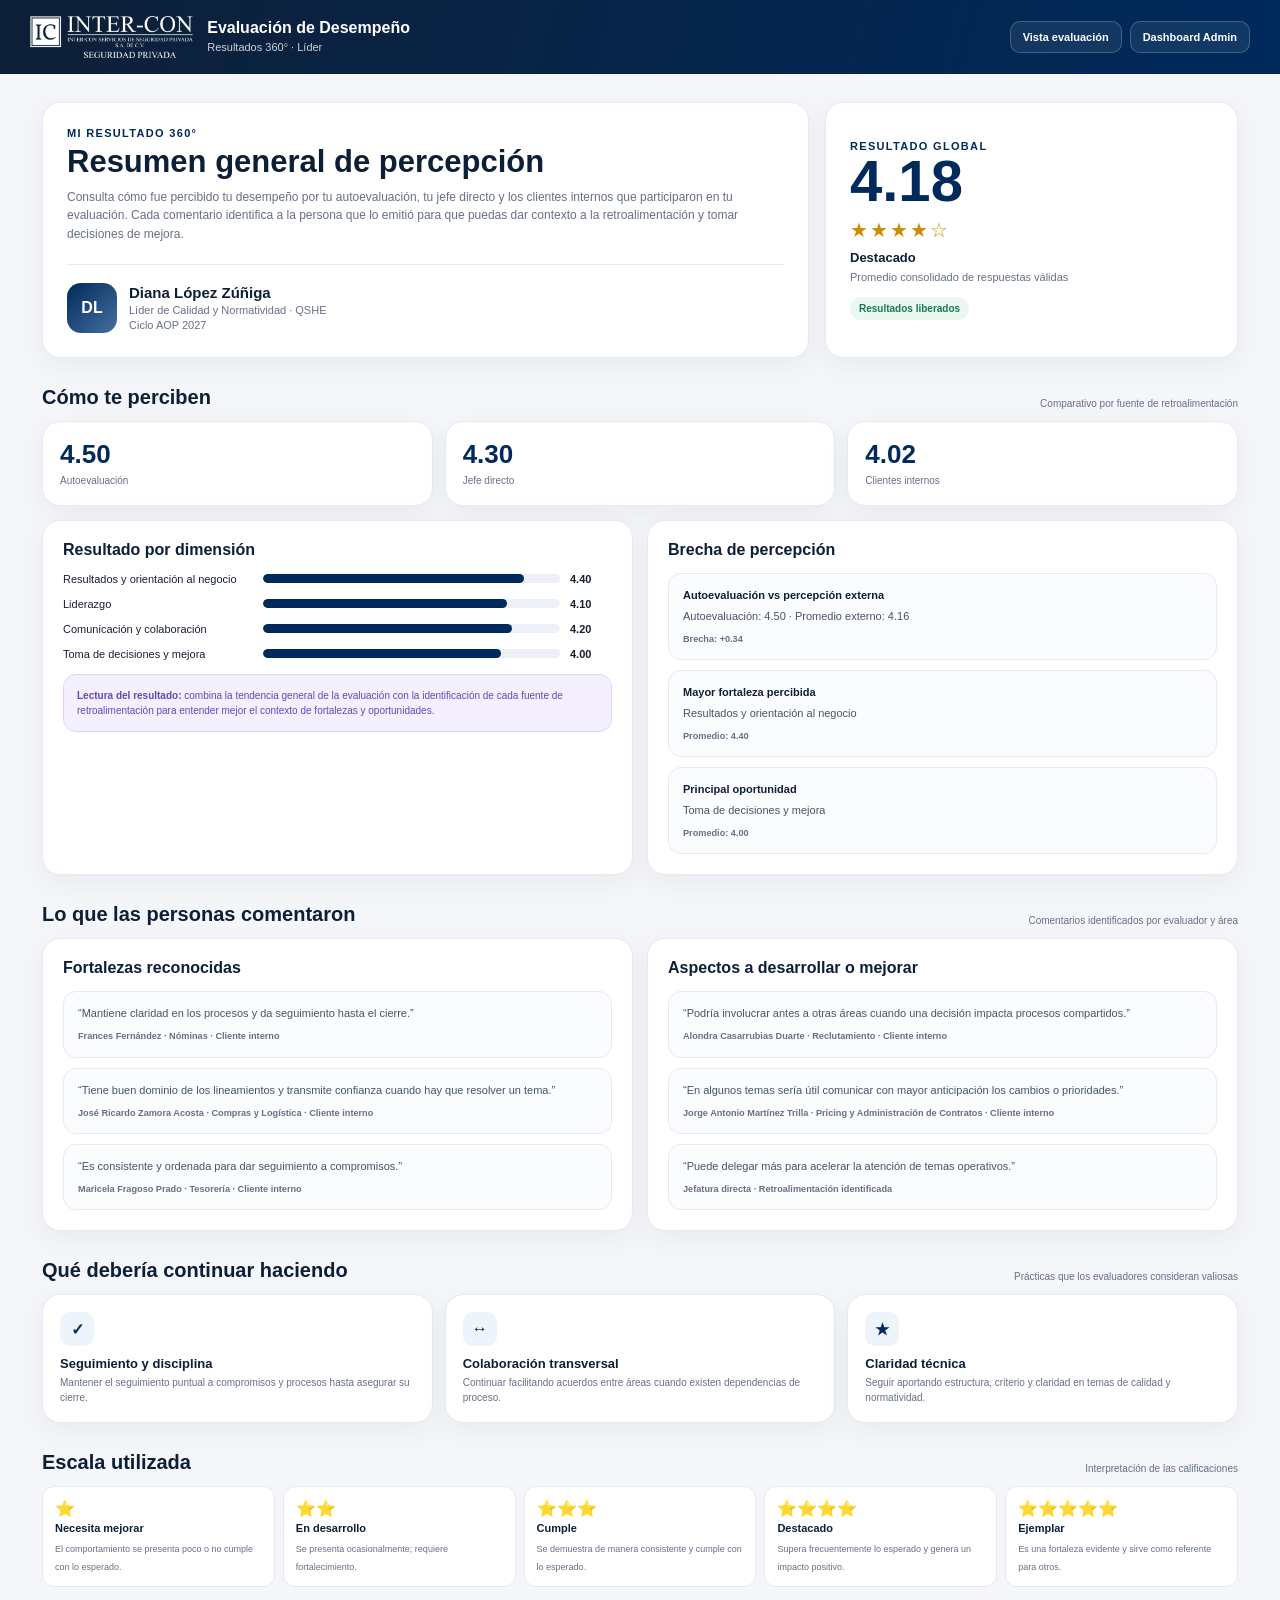
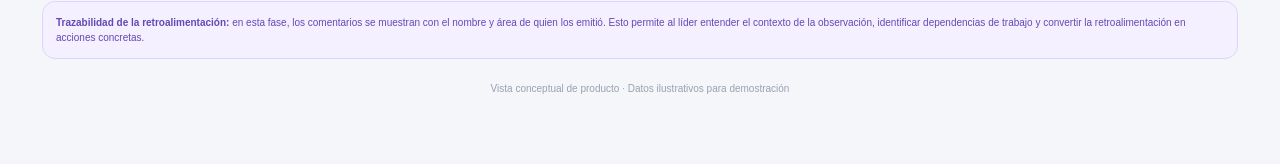
<file: 360-lider-resultados-demo.html>
<!DOCTYPE html>
<html lang="es">
<head>
<meta charset="UTF-8"><meta name="viewport" content="width=device-width,initial-scale=1">
<title>EDD Inter-Con — Mi resultado 360°</title>
<style>
:root{--navy:#002a5c;--navy2:#0D1F37;--yellow:#fec52a;--bg:#f4f6f9;--line:#e5e9f0;--muted:#667085;--green:#137a55;--greenbg:#ebf7f1;--bluebg:#eef4fb;--purple:#6941c6;--purplebg:#f4f0ff;--amber:#946b00;--amberbg:#fff8dc}*{box-sizing:border-box}body{margin:0;font-family:Inter,"Segoe UI",Arial,sans-serif;background:var(--bg);color:#172033}a{text-decoration:none}.top{min-height:74px;background:linear-gradient(105deg,var(--navy2),var(--navy));color:#fff;display:flex;align-items:center;justify-content:space-between;padding:12px 30px;position:sticky;top:0;z-index:10}.brand{display:flex;align-items:center;gap:14px}.brand img{height:42px;max-width:190px;object-fit:contain}.brand strong{display:block}.brand span{font-size:11px;opacity:.8}.toplinks{display:flex;gap:8px}.toplink{border:1px solid #ffffff35;background:#ffffff12;color:#fff;padding:9px 12px;border-radius:10px;font-size:11px;font-weight:800}.shell{max-width:1240px;margin:28px auto 70px;padding:0 22px}.hero{display:grid;grid-template-columns:1.3fr .7fr;gap:16px;align-items:stretch}.card{background:#fff;border:1px solid var(--line);border-radius:18px;box-shadow:0 8px 28px rgba(13,31,55,.05)}.hero-main{padding:24px}.eyebrow{font-size:11px;text-transform:uppercase;letter-spacing:.12em;font-weight:850;color:var(--navy)}h1{font-size:31px;line-height:1.12;margin:6px 0 8px;color:var(--navy2)}.sub{font-size:12px;color:var(--muted);line-height:1.55;margin:0}.person{display:flex;gap:12px;align-items:center;margin-top:20px;padding-top:18px;border-top:1px solid var(--line)}.avatar{width:50px;height:50px;border-radius:14px;background:linear-gradient(135deg,var(--navy),#456f9d);display:grid;place-items:center;color:#fff;font-weight:850}.person strong{display:block;color:var(--navy2);font-size:15px}.person span{display:block;color:var(--muted);font-size:11px;margin-top:3px}.scorebox{padding:24px;display:flex;flex-direction:column;justify-content:center}.scorebig{font-size:58px;font-weight:900;color:var(--navy);line-height:1}.stars{font-size:20px;color:#c88f00;letter-spacing:2px;margin-top:8px}.scorelabel{font-size:13px;font-weight:850;color:var(--navy2);margin-top:8px}.muted{font-size:11px;color:var(--muted)}.pill{display:inline-flex;padding:6px 9px;border-radius:999px;font-size:10px;font-weight:850}.pill.green{background:var(--greenbg);color:var(--green)}.section-title{display:flex;justify-content:space-between;align-items:end;gap:14px;margin:28px 0 12px}.section-title h2{margin:0;color:var(--navy2);font-size:20px}.section-title span{font-size:10px;color:var(--muted)}.grid3{display:grid;grid-template-columns:repeat(3,1fr);gap:12px}.metric{padding:17px}.metric b{display:block;font-size:26px;color:var(--navy)}.metric span{font-size:10px;color:var(--muted)}.twocol{display:grid;grid-template-columns:1fr 1fr;gap:14px}.panel{padding:20px}.panel h3{margin:0 0 14px;color:var(--navy2);font-size:16px}.barlist{display:grid;gap:13px}.barrow{display:grid;grid-template-columns:190px 1fr 42px;gap:10px;align-items:center;font-size:11px}.track{height:9px;background:#edf1f5;border-radius:999px;overflow:hidden}.fill{height:100%;background:var(--navy);border-radius:999px}.comment-group{display:grid;gap:10px}.comment{padding:13px 14px;border:1px solid var(--line);border-radius:13px;background:#fbfcfd;font-size:11px;line-height:1.55;color:#475467}.comment strong{display:block;color:var(--navy2);font-size:11px;margin-bottom:4px}.comment small{display:block;margin-top:7px;color:#667085;font-weight:700}.focus{display:grid;grid-template-columns:repeat(3,1fr);gap:12px}.focus-card{padding:17px}.focus-card .icon{width:34px;height:34px;border-radius:10px;background:var(--bluebg);color:var(--navy);display:grid;place-items:center;font-weight:900}.focus-card h4{margin:10px 0 5px;color:var(--navy2);font-size:13px}.focus-card p{margin:0;color:var(--muted);font-size:10px;line-height:1.45}.scale{display:grid;grid-template-columns:repeat(5,1fr);gap:8px}.scaleitem{padding:12px;border:1px solid var(--line);border-radius:12px;background:#fff}.scaleitem b{display:block;color:var(--navy2);font-size:11px;margin:4px 0}.scaleitem span{font-size:9px;color:var(--muted);line-height:1.35}.privacy{margin-top:14px;padding:13px;border-radius:13px;background:var(--purplebg);border:1px solid #ddd4ff;color:#6548b4;font-size:10px;line-height:1.5}.foot{margin-top:24px;text-align:center;color:#98a2b3;font-size:10px}
@media(max-width:900px){.hero,.twocol{grid-template-columns:1fr}.grid3,.focus,.scale{grid-template-columns:1fr 1fr}}@media(max-width:620px){.grid3,.focus,.scale{grid-template-columns:1fr}.barrow{grid-template-columns:1fr}.top{padding:10px 14px}.brand span{display:none}.toplinks{flex-wrap:wrap;justify-content:flex-end}.shell{padding:0 12px}.section-title{align-items:flex-start;flex-direction:column}}
</style>
</head>
<body>
<header class="top"><div class="brand"><img src="assets/logo-ic-blanco-horizontal.png" alt="Inter-Con"><div><strong>Evaluación de Desempeño</strong><span>Resultados 360° · Líder</span></div></div><div class="toplinks"><a class="toplink" href="360-demo-final.html">Vista evaluación</a><a class="toplink" href="360-admin-demo.html">Dashboard Admin</a></div></header>
<main class="shell">
<section class="hero"><div class="card hero-main"><div class="eyebrow">Mi resultado 360°</div><h1>Resumen general de percepción</h1><p class="sub">Consulta cómo fue percibido tu desempeño por tu autoevaluación, tu jefe directo y los clientes internos que participaron en tu evaluación. Cada comentario identifica a la persona que lo emitió para que puedas dar contexto a la retroalimentación y tomar decisiones de mejora.</p><div class="person"><div class="avatar">DL</div><div><strong>Diana López Zúñiga</strong><span>Líder de Calidad y Normatividad · QSHE</span><span>Ciclo AOP 2027</span></div></div></div><div class="card scorebox"><div class="eyebrow">Resultado global</div><div class="scorebig">4.18</div><div class="stars">★★★★☆</div><div class="scorelabel">Destacado</div><div class="muted" style="margin-top:6px">Promedio consolidado de respuestas válidas</div><div style="margin-top:14px"><span class="pill green">Resultados liberados</span></div></div></section>

<div class="section-title"><h2>Cómo te perciben</h2><span>Comparativo por fuente de retroalimentación</span></div>
<section class="grid3"><div class="card metric"><b>4.50</b><span>Autoevaluación</span></div><div class="card metric"><b>4.30</b><span>Jefe directo</span></div><div class="card metric"><b>4.02</b><span>Clientes internos</span></div></section>

<section class="twocol" style="margin-top:14px"><div class="card panel"><h3>Resultado por dimensión</h3><div class="barlist"><div class="barrow"><span>Resultados y orientación al negocio</span><div class="track"><div class="fill" style="width:88%"></div></div><b>4.40</b></div><div class="barrow"><span>Liderazgo</span><div class="track"><div class="fill" style="width:82%"></div></div><b>4.10</b></div><div class="barrow"><span>Comunicación y colaboración</span><div class="track"><div class="fill" style="width:84%"></div></div><b>4.20</b></div><div class="barrow"><span>Toma de decisiones y mejora</span><div class="track"><div class="fill" style="width:80%"></div></div><b>4.00</b></div></div><div class="privacy"><strong>Lectura del resultado:</strong> combina la tendencia general de la evaluación con la identificación de cada fuente de retroalimentación para entender mejor el contexto de fortalezas y oportunidades.</div></div><div class="card panel"><h3>Brecha de percepción</h3><div class="comment-group"><div class="comment"><strong>Autoevaluación vs percepción externa</strong>Autoevaluación: 4.50 · Promedio externo: 4.16<small>Brecha: +0.34</small></div><div class="comment"><strong>Mayor fortaleza percibida</strong>Resultados y orientación al negocio<small>Promedio: 4.40</small></div><div class="comment"><strong>Principal oportunidad</strong>Toma de decisiones y mejora<small>Promedio: 4.00</small></div></div></div></section>

<div class="section-title"><h2>Lo que las personas comentaron</h2><span>Comentarios identificados por evaluador y área</span></div>
<section class="twocol"><div class="card panel"><h3>Fortalezas reconocidas</h3><div class="comment-group"><div class="comment">“Mantiene claridad en los procesos y da seguimiento hasta el cierre.”<small>Frances Fernández · Nóminas · Cliente interno</small></div><div class="comment">“Tiene buen dominio de los lineamientos y transmite confianza cuando hay que resolver un tema.”<small>José Ricardo Zamora Acosta · Compras y Logística · Cliente interno</small></div><div class="comment">“Es consistente y ordenada para dar seguimiento a compromisos.”<small>Maricela Fragoso Prado · Tesorería · Cliente interno</small></div></div></div><div class="card panel"><h3>Aspectos a desarrollar o mejorar</h3><div class="comment-group"><div class="comment">“Podría involucrar antes a otras áreas cuando una decisión impacta procesos compartidos.”<small>Alondra Casarrubias Duarte · Reclutamiento · Cliente interno</small></div><div class="comment">“En algunos temas sería útil comunicar con mayor anticipación los cambios o prioridades.”<small>Jorge Antonio Martínez Trilla · Pricing y Administración de Contratos · Cliente interno</small></div><div class="comment">“Puede delegar más para acelerar la atención de temas operativos.”<small>Jefatura directa · Retroalimentación identificada</small></div></div></div></section>

<div class="section-title"><h2>Qué debería continuar haciendo</h2><span>Prácticas que los evaluadores consideran valiosas</span></div>
<section class="focus"><div class="card focus-card"><div class="icon">✓</div><h4>Seguimiento y disciplina</h4><p>Mantener el seguimiento puntual a compromisos y procesos hasta asegurar su cierre.</p></div><div class="card focus-card"><div class="icon">↔</div><h4>Colaboración transversal</h4><p>Continuar facilitando acuerdos entre áreas cuando existen dependencias de proceso.</p></div><div class="card focus-card"><div class="icon">★</div><h4>Claridad técnica</h4><p>Seguir aportando estructura, criterio y claridad en temas de calidad y normatividad.</p></div></section>

<div class="section-title"><h2>Escala utilizada</h2><span>Interpretación de las calificaciones</span></div>
<section class="scale"><div class="scaleitem">⭐<b>Necesita mejorar</b><span>El comportamiento se presenta poco o no cumple con lo esperado.</span></div><div class="scaleitem">⭐⭐<b>En desarrollo</b><span>Se presenta ocasionalmente; requiere fortalecimiento.</span></div><div class="scaleitem">⭐⭐⭐<b>Cumple</b><span>Se demuestra de manera consistente y cumple con lo esperado.</span></div><div class="scaleitem">⭐⭐⭐⭐<b>Destacado</b><span>Supera frecuentemente lo esperado y genera un impacto positivo.</span></div><div class="scaleitem">⭐⭐⭐⭐⭐<b>Ejemplar</b><span>Es una fortaleza evidente y sirve como referente para otros.</span></div></section>
<div class="privacy"><strong>Trazabilidad de la retroalimentación:</strong> en esta fase, los comentarios se muestran con el nombre y área de quien los emitió. Esto permite al líder entender el contexto de la observación, identificar dependencias de trabajo y convertir la retroalimentación en acciones concretas.</div>
<div class="foot">Vista conceptual de producto · Datos ilustrativos para demostración</div>
</main>
</body></html>
</file>
<file: css/styles.css>
/* ==========================================================================
   styles.css — Línea visual corporativa EDD Inter-Con
   Azul marino institucional, fondo blanco, azul claro secundario,
   semáforo verde/amarillo/naranja/rojo para estatus.
   ========================================================================== */

:root {
  --azul-marino: #0b2545;
  --azul-marino-2: #13315c;
  --azul-claro: #eaf1fb;
  --azul-medio: #3b82c4;
  --blanco: #ffffff;
  --gris-texto: #4a5568;
  --gris-borde: #e2e8f0;
  --gris-fondo: #f6f8fb;
  --verde: #28a745;
  --amarillo: #e0a800;
  --naranja: #e0731c;
  --rojo: #c0392b;
  --radio: 10px;
  --sombra: 0 1px 3px rgba(11, 37, 69, 0.08), 0 1px 2px rgba(11, 37, 69, 0.06);
}

* { box-sizing: border-box; }
html, body { margin: 0; padding: 0; }
body {
  font-family: -apple-system, BlinkMacSystemFont, 'Segoe UI', Roboto, Helvetica, Arial, sans-serif;
  background: var(--gris-fondo);
  color: #1a202c;
  line-height: 1.5;
}
h1, h2, h3, h4 { color: var(--azul-marino); margin: 0 0 12px; }
h2 { font-size: 1.25rem; }
h3 { font-size: 1.05rem; margin-top: 20px; }
h4 { font-size: 0.95rem; }
p { margin: 0 0 12px; }
.muted { color: #8492a6; font-size: 0.9rem; }
.container { max-width: 1180px; margin: 0 auto; padding: 20px 16px 60px; }

/* ---------- Header ---------- */
.app-header { background: var(--azul-marino); color: #fff; box-shadow: var(--sombra); }
.app-header-top { max-width: 1180px; margin: 0 auto; display: flex; justify-content: space-between; align-items: center; flex-wrap: wrap; gap: 12px; padding: 14px 16px 8px; }
.brand { display: flex; align-items: center; gap: 12px; }
.brand-mark { background: #fff; color: var(--azul-marino); font-weight: 800; border-radius: 8px; width: 40px; height: 40px; display: flex; align-items: center; justify-content: center; font-size: 0.95rem; letter-spacing: 0.5px; }
.brand-mark-lg { width: 64px; height: 64px; font-size: 1.4rem; margin-bottom: 10px; }
.brand-title { font-weight: 700; font-size: 1.05rem; }
.brand-sub { font-size: 0.78rem; opacity: 0.85; }
.header-meta { display: flex; align-items: center; gap: 18px; flex-wrap: wrap; }
.header-meta-item { display: flex; flex-direction: column; font-size: 0.78rem; }
.header-meta-item .label { opacity: 0.7; text-transform: uppercase; font-size: 0.65rem; letter-spacing: 0.04em; }
.header-meta-item .value { font-weight: 600; }
.nav-tabs { max-width: 1180px; margin: 0 auto; display: flex; gap: 4px; padding: 0 12px; overflow-x: auto; }
.nav-tabs a { color: #cfe0f5; text-decoration: none; padding: 10px 14px; font-size: 0.88rem; border-bottom: 3px solid transparent; white-space: nowrap; }
.nav-tabs a.active { color: #fff; border-bottom-color: var(--azul-medio); font-weight: 600; }
.nav-tabs a:hover { color: #fff; }
.app-footer { text-align: center; color: #8492a6; font-size: 0.78rem; padding: 20px 16px 40px; }

/* ---------- Botones ---------- */
.btn { display: inline-block; border: 1px solid transparent; border-radius: 8px; padding: 9px 16px; font-size: 0.88rem; font-weight: 600; cursor: pointer; text-decoration: none; text-align: center; transition: background .15s, color .15s, border-color .15s; }
.btn-primary { background: var(--azul-marino); color: #fff; }
.btn-primary:hover { background: var(--azul-marino-2); }
.btn-outline { background: #fff; color: var(--azul-marino); border-color: var(--gris-borde); }
.btn-outline:hover { background: var(--azul-claro); }
.btn-danger { background: #fff; color: var(--rojo); border-color: var(--rojo); }
.btn-danger:hover { background: #fdecea; }
.btn-sm { padding: 5px 10px; font-size: 0.78rem; }
.btn-block { display: block; width: 100%; margin-bottom: 10px; }
.btn[disabled] { opacity: 0.5; cursor: not-allowed; }

/* ---------- Login ---------- */
.login-screen { min-height: 100vh; display: flex; align-items: center; justify-content: center; background: linear-gradient(160deg, var(--azul-marino) 0%, var(--azul-marino-2) 45%, #1c4a7c 100%); padding: 24px; }
.login-card { background: #fff; border-radius: var(--radio); box-shadow: 0 12px 30px rgba(0,0,0,0.25); padding: 32px; width: 100%; max-width: 420px; }
.login-brand { text-align: center; margin-bottom: 20px; }
.login-brand h1 { font-size: 1.15rem; margin-bottom: 4px; }
.login-brand p { font-size: 0.82rem; color: #8492a6; }
.login-form label { display: block; font-size: 0.8rem; font-weight: 600; margin: 10px 0 4px; color: var(--azul-marino); }
.login-form input, .login-form select { width: 100%; padding: 9px 10px; border: 1px solid var(--gris-borde); border-radius: 8px; font-size: 0.9rem; }
.login-form .btn { margin-top: 16px; }
.quick-access { margin-top: 24px; border-top: 1px solid var(--gris-borde); padding-top: 16px; }
.quick-access-title { font-size: 0.78rem; color: #8492a6; text-transform: uppercase; letter-spacing: 0.04em; margin-bottom: 10px; }
.quick-access .btn { font-size: 0.78rem; margin-bottom: 8px; }

/* Login de dos pasos (beta 3) */
.login-secondary-actions { display: flex; justify-content: space-between; gap: 8px; margin-top: 10px; flex-wrap: wrap; }
.login-secondary-actions .btn { flex: 1; }
#loginCountdown { font-weight: 700; color: var(--azul-marino); }
#loginCountdown.countdown-vencido { color: var(--rojo); }
.row-sin-lider td:first-child { border-left: 3px solid var(--rojo); }

/* ---------- Tarjetas / layout ---------- */
.card { background: #fff; border-radius: var(--radio); box-shadow: var(--sombra); padding: 22px; margin-bottom: 20px; }
.two-col { display: grid; grid-template-columns: 1fr 1fr; gap: 20px; }
.info-grid { display: grid; grid-template-columns: repeat(auto-fit, minmax(180px, 1fr)); gap: 14px; margin: 14px 0; }
.info-grid .label, .info-grid > div > .label { display: block; font-size: 0.72rem; text-transform: uppercase; color: #8492a6; letter-spacing: 0.03em; }
.info-grid .value { font-weight: 600; color: var(--azul-marino); }
.actions { display: flex; gap: 10px; align-items: center; flex-wrap: wrap; margin-top: 14px; }

/* ---------- KPI ---------- */
.kpi-grid { display: grid; grid-template-columns: repeat(auto-fit, minmax(150px, 1fr)); gap: 14px; margin-bottom: 20px; }
.kpi-grid-3 { grid-template-columns: repeat(3, 1fr); margin-bottom: 14px; }
.kpi-card { background: #fff; border-radius: var(--radio); box-shadow: var(--sombra); padding: 16px; text-align: center; border-top: 3px solid var(--azul-medio); }
.kpi-value { font-size: 1.6rem; font-weight: 800; color: var(--azul-marino); }
.kpi-value.kpi-green { color: var(--verde); } .kpi-value.kpi-yellow { color: var(--amarillo); }
.kpi-value.kpi-red { color: var(--rojo); } .kpi-value.kpi-blue { color: var(--azul-medio); } .kpi-value.kpi-gray { color: #8492a6; }
.kpi-label { font-size: 0.78rem; color: #8492a6; margin-top: 4px; }

/* ---------- Badges (estatus) ---------- */
.badge { display: inline-block; padding: 3px 10px; border-radius: 999px; font-size: 0.72rem; font-weight: 700; color: #fff; white-space: nowrap; }
.badge-green { background: var(--verde); } .badge-yellow { background: var(--amarillo); color: #3a2c00; }
.badge-red { background: var(--rojo); } .badge-blue { background: var(--azul-medio); } .badge-gray { background: #8492a6; }

/* ---------- Progreso ---------- */
.progress-wrap { margin: 14px 0; }
.progress { background: var(--gris-borde); border-radius: 999px; height: 10px; overflow: hidden; flex: 1; }
.progress-bar { height: 100%; border-radius: 999px; background: var(--azul-marino); transition: width .3s; }
.progress-label { font-size: 0.75rem; color: #8492a6; margin-top: 4px; }
.bar-row { display: flex; align-items: center; gap: 10px; margin-bottom: 10px; }
.bar-label { width: 220px; font-size: 0.82rem; flex-shrink: 0; }
.bar-count { width: 30px; text-align: right; font-size: 0.8rem; color: #8492a6; }

/* ---------- Tablas ---------- */
.table { width: 100%; border-collapse: collapse; margin: 10px 0; font-size: 0.86rem; }
.table th { text-align: left; background: var(--azul-claro); color: var(--azul-marino); padding: 9px 10px; font-size: 0.76rem; text-transform: uppercase; letter-spacing: 0.02em; }
.table td { padding: 9px 10px; border-bottom: 1px solid var(--gris-borde); vertical-align: top; }
.table-compact td, .table-compact th { padding: 6px 8px; font-size: 0.82rem; }
.table tr.row-auto-mayor td:first-child { border-left: 3px solid var(--azul-medio); }
.table tr.row-lider-mayor td:first-child { border-left: 3px solid var(--naranja); }
.text-right { text-align: right; }

/* ---------- Formularios ---------- */
.form-group { margin-bottom: 14px; }
.form-row { display: grid; grid-template-columns: 1fr 1fr; gap: 14px; }
label { font-weight: 600; font-size: 0.82rem; color: var(--azul-marino); }
input[type="text"], input[type="number"], select, textarea {
  width: 100%; padding: 9px 10px; border: 1px solid var(--gris-borde); border-radius: 8px; font-size: 0.88rem; font-family: inherit; margin-top: 4px;
}
textarea { min-height: 60px; resize: vertical; }
.confirm-check { display: flex; align-items: center; gap: 8px; font-weight: 500; font-size: 0.85rem; color: var(--gris-texto); margin-right: auto; }

/* ---------- Wizard / competencias ---------- */
.wizard-card { }
.wizard-steps { display: flex; flex-wrap: wrap; gap: 6px; margin-bottom: 16px; }
.wizard-step { font-size: 0.74rem; padding: 6px 10px; border-radius: 999px; background: var(--gris-fondo); color: #8492a6; border: 1px solid var(--gris-borde); }
.wizard-step.active { background: var(--azul-marino); color: #fff; border-color: var(--azul-marino); }
.wizard-step.done { background: var(--azul-claro); color: var(--azul-marino); }
.wizard-nav { display: flex; align-items: center; gap: 12px; margin-top: 18px; flex-wrap: wrap; }
.peso-tag { background: var(--azul-claro); color: var(--azul-marino); font-size: 0.7rem; font-weight: 700; padding: 2px 8px; border-radius: 999px; margin-left: 8px; }

.competency-card { border: 1px solid var(--gris-borde); border-radius: var(--radio); padding: 14px 16px; margin-bottom: 12px; }
.competency-header { display: flex; justify-content: space-between; gap: 16px; align-items: flex-start; flex-wrap: wrap; }
.conductas { margin: 8px 0 0; padding-left: 18px; color: var(--gris-texto); font-size: 0.82rem; }
.competency-rate { min-width: 190px; }
.comentario-box { margin-top: 10px; }
.comentario-lectura { margin-top: 8px; font-size: 0.82rem; color: var(--gris-texto); background: var(--gris-fondo); padding: 8px 10px; border-radius: 8px; }

/* ---------- Rating widget (estrellas + N/A) ---------- */
.rating-widget { display: flex; align-items: center; gap: 10px; flex-wrap: wrap; margin-top: 6px; }
.star-rating { display: flex; flex-direction: row-reverse; gap: 2px; }
.star-rating input, .na-radio { position: absolute; width: 1px; height: 1px; padding: 0; margin: -1px; overflow: hidden; clip: rect(0,0,0,0); white-space: nowrap; border: 0; }
.star-rating label.star {
  font-size: 1.65rem; line-height: 1; color: #d8dfe6; cursor: pointer;
  transition: color .12s ease, transform .12s ease; user-select: none;
}
.star-rating label.star:hover { transform: scale(1.15); }
.star-rating input:checked ~ label.star,
.star-rating label.star:hover,
.star-rating label.star:hover ~ label.star { color: #f5b301; }
.na-pill {
  display: inline-flex; align-items: center; justify-content: center; padding: 5px 12px;
  border-radius: 999px; border: 1px solid var(--gris-borde); font-size: 0.72rem; font-weight: 700;
  color: #8492a6; cursor: pointer; transition: all .12s ease; background: #fff;
}
.na-pill:hover { border-color: var(--azul-marino); color: var(--azul-marino); }
.na-radio:checked + .na-pill { background: var(--azul-marino); color: #fff; border-color: var(--azul-marino); }
.rating-empty-hint { font-size: 0.68rem; color: #c0392b; font-weight: 600; }
.rating-readonly .star, .rating-readonly .na-pill { cursor: default; pointer-events: none; }
.rating-compact .star-rating label.star { font-size: 1.25rem; }
.rating-compact .na-pill { padding: 3px 9px; font-size: 0.66rem; }

.escala-details { margin: 10px 0 16px; font-size: 0.85rem; }
.escala-details summary { cursor: pointer; color: var(--azul-medio); font-weight: 600; }
.escala-help { margin-top: 10px; background: var(--azul-claro); border-radius: 8px; padding: 10px 14px; }
.escala-row { display: flex; gap: 10px; padding: 4px 0; font-size: 0.82rem; }
.escala-valor { font-weight: 800; width: 30px; color: var(--azul-marino); }

.objetivo-row { display: flex; gap: 10px; align-items: flex-start; border: 1px solid var(--gris-borde); border-radius: var(--radio); padding: 12px; margin-bottom: 10px; }
.objetivo-num { font-weight: 700; color: var(--azul-marino); width: 30px; padding-top: 8px; }
.objetivo-fields { flex: 1; display: grid; grid-template-columns: 1fr 1fr minmax(150px, auto); gap: 10px; align-items: center; }
.objetivo-lectura { font-size: 0.85rem; padding: 6px 0; }

.resumen-seccion { margin-bottom: 18px; }

/* ---------- Resultado / cuadrante ---------- */
.resultado-final { display: flex; align-items: center; gap: 18px; margin: 10px 0; }
.resultado-num { font-size: 2.6rem; font-weight: 800; }
.cuadrante-box { display: flex; gap: 16px; border: 2px solid; border-radius: var(--radio); padding: 16px; margin: 14px 0; align-items: flex-start; }
.cuadrante-icon { width: 72px; height: 72px; flex-shrink: 0; border-radius: 14px; overflow: hidden; box-shadow: var(--sombra); }
.cuadrante-icon svg { width: 100%; height: 100%; display: block; }
.cuadrante-body { flex: 1; min-width: 0; }
.cuadrante-title-row { display: flex; align-items: center; gap: 10px; flex-wrap: wrap; margin-bottom: 4px; }
.cuadrante-num { color: #fff; font-weight: 800; border-radius: 8px; width: 30px; height: 30px; display: flex; align-items: center; justify-content: center; flex-shrink: 0; font-size: 0.85rem; }
.evidencias-list { padding-left: 18px; font-size: 0.88rem; }
.bar-icon-mini { width: 22px; height: 22px; border-radius: 6px; overflow: hidden; flex-shrink: 0; }
.bar-icon-mini svg { width: 100%; height: 100%; display: block; }

/* ---------- Filtros / alertas ---------- */
.filters-bar { display: flex; gap: 10px; flex-wrap: wrap; margin-bottom: 14px; }
.filters-bar select { width: auto; min-width: 160px; margin-top: 0; }
.alert { padding: 10px 14px; border-radius: 8px; font-size: 0.85rem; margin-bottom: 10px; }
.alert-info { background: var(--azul-claro); color: var(--azul-marino); }
.alert-warning { background: #fff6e0; color: #7a5b00; }
.alert-danger { background: #fdecea; color: var(--rojo); }
.alertas-list { list-style: none; padding: 0; margin: 0; }
.alertas-list li { margin-bottom: 8px; }

/* ---------- 9-Box ---------- */
.ninebox-axes { display: flex; }
.axis-y { writing-mode: vertical-rl; transform: rotate(180deg); font-size: 0.75rem; font-weight: 700; color: var(--azul-marino); margin-right: 6px; }
.axis-x { text-align: center; font-size: 0.75rem; font-weight: 700; color: var(--azul-marino); margin-top: 6px; }
.ninebox-grid { display: flex; flex-direction: column; gap: 6px; margin-left: 20px; }
.ninebox-row { display: grid; grid-template-columns: repeat(3, 1fr); gap: 6px; }
.ninebox-cell { border: 2px solid; border-radius: 10px; padding: 10px; min-height: 100px; cursor: pointer; background: var(--gris-fondo); transition: transform .1s; }
.ninebox-cell:hover { transform: scale(1.02); }
.ninebox-cell-icon { width: 30px; height: 30px; border-radius: 7px; overflow: hidden; margin-bottom: 6px; }
.ninebox-cell-icon svg { width: 100%; height: 100%; display: block; }
.ninebox-cell-title { font-size: 0.76rem; font-weight: 700; color: var(--azul-marino); margin-bottom: 8px; }
.ninebox-markers { display: flex; flex-wrap: wrap; gap: 6px; }
.ninebox-marker { width: 26px; height: 26px; border-radius: 50%; color: #fff; font-size: 0.68rem; font-weight: 700; display: flex; align-items: center; justify-content: center; }
.cuadrante-detail { margin-top: 16px; }

/* ---------- Gantt / cronograma ---------- */
.gantt { overflow-x: auto; }
.gantt-header, .gantt-row { display: grid; grid-template-columns: 220px repeat(6, 40px) 110px; gap: 4px; align-items: center; margin-bottom: 4px; }
.gantt-header { font-size: 0.7rem; text-transform: uppercase; color: #8492a6; font-weight: 700; }
.gantt-label { font-size: 0.8rem; }
.gantt-col { height: 22px; background: var(--gris-borde); border-radius: 4px; }
.gantt-header .gantt-col { background: transparent; text-align: center; height: auto; }
.gantt-active.gantt-gray { background: #b6bfc9; }
.gantt-active.gantt-yellow { background: var(--amarillo); }
.gantt-active.gantt-green { background: var(--verde); }
.gantt-active.gantt-red { background: var(--rojo); }

/* ---------- Radar de competencias (beta) ---------- */
.radar-wrap { display: flex; gap: 20px; flex-wrap: wrap; align-items: flex-start; margin: 14px 0; }
.radar-chart { flex: 0 0 auto; width: 300px; max-width: 100%; }
.radar-svg { width: 100%; height: auto; display: block; }
.radar-side { flex: 1 1 260px; min-width: 220px; }
.radar-legend { display: flex; flex-wrap: wrap; gap: 12px; margin-bottom: 10px; font-size: 0.8rem; color: var(--gris-texto); }
.radar-legend-item { display: flex; align-items: center; gap: 6px; }
.radar-dot { width: 10px; height: 10px; border-radius: 50%; display: inline-block; flex-shrink: 0; }
.radar-dot-dashed { border-radius: 2px; }
.radar-table { margin-top: 4px; }
.radar-note { font-size: 0.74rem; margin-top: 8px; }

/* ---------- 9-Box completa (ejes, niveles, leyenda) ---------- */
.ninebox-full { margin: 10px 0; }
.ninebox-full-body { display: flex; align-items: stretch; gap: 6px; }
.ninebox-full-body .ninebox-vaxis-labels { display: flex; flex-direction: column; justify-content: space-between; align-items: flex-end; padding: 4px 0; font-size: 0.7rem; color: #8492a6; font-weight: 700; }
.ninebox-full-body .ninebox-axes { display: flex; align-items: center; }
.ninebox-full-body .ninebox-grid { flex: 1; margin-left: 0; }
.ninebox-haxis-row { display: flex; margin-top: 4px; }
.ninebox-haxis-spacer { width: 40px; flex-shrink: 0; }
.ninebox-haxis-labels { flex: 1; display: flex; justify-content: space-between; padding: 0 6px; font-size: 0.7rem; color: #8492a6; font-weight: 700; }
.ninebox-full .axis-x { margin-left: 46px; }
.ninebox-legend { margin-top: 14px; background: var(--gris-fondo); border-radius: 8px; padding: 10px 14px; font-size: 0.82rem; }
.ninebox-legend p { margin: 0 0 6px; }
.ninebox-legend p:last-child { margin-bottom: 0; }

.ninebox-cell-clickable { cursor: pointer; }
.ninebox-cell-sel { outline: 3px solid var(--azul-marino); outline-offset: 1px; }
.ninebox-marker-destacado { outline: 2px solid var(--azul-marino); outline-offset: 1px; box-shadow: 0 0 0 3px rgba(11,37,69,0.18); transform: scale(1.12); }

/* ---------- 9-Box individual (ficha de una persona) ---------- */
.ninebox-individual { margin: 10px 0; }
.ninebox-full-body-sm .ninebox-cell { min-height: 66px; padding: 6px; }
.ninebox-full-body-sm .ninebox-cell-icon { width: 22px; height: 22px; margin-bottom: 3px; }
.ninebox-full-body-sm .ninebox-cell-title { font-size: 0.66rem; margin-bottom: 4px; }
.ninebox-full-body-sm .ninebox-marker { width: 20px; height: 20px; font-size: 0.6rem; }
.ninebox-grid-sm { gap: 4px; }
.ninebox-grid-sm .ninebox-row { gap: 4px; }
.ninebox-individual-scores { display: flex; gap: 10px; margin: 12px 0; flex-wrap: wrap; }
.mini-kpi { flex: 1; min-width: 120px; background: #fff; border: 1px solid var(--gris-borde); border-radius: 8px; padding: 8px 12px; text-align: center; }
.mini-kpi strong { display: block; font-size: 1.2rem; color: var(--azul-marino); }
.mini-kpi span { font-size: 0.7rem; color: #8492a6; }

/* ---------- Brecha (tabla comparativa) ---------- */
.table tr.row-brecha-critica td:first-child { border-left: 3px solid var(--rojo); }
.table tr.row-brecha-critica { background: #fdecea; }

/* ---------- Ficha ejecutiva (retroalimentación) ---------- */
.ficha-ejecutiva .ficha-header { display: flex; gap: 16px; align-items: center; margin-bottom: 10px; flex-wrap: wrap; }
.avatar-iniciales { width: 64px; height: 64px; border-radius: 50%; background: var(--azul-marino); color: #fff; font-weight: 800; font-size: 1.3rem; display: flex; align-items: center; justify-content: center; flex-shrink: 0; }
.ficha-datos-generales { flex: 1; min-width: 220px; }
.ficha-datos-generales h2 { margin-bottom: 8px; }
.seccion-cards { display: grid; grid-template-columns: repeat(auto-fit, minmax(200px, 1fr)); gap: 14px; margin: 10px 0 20px; }
.seccion-card { border: 1px solid var(--gris-borde); border-radius: var(--radio); padding: 12px 14px; }
.seccion-card-title { font-size: 0.82rem; font-weight: 700; color: var(--azul-marino); margin-bottom: 6px; display: flex; align-items: center; flex-wrap: wrap; gap: 4px; }
.seccion-card-val { font-size: 0.76rem; color: #8492a6; margin-top: 4px; }

/* ---------- Responsive ---------- */
@media (max-width: 860px) {
  .two-col { grid-template-columns: 1fr; }
  .form-row { grid-template-columns: 1fr; }
  .objetivo-fields { grid-template-columns: 1fr; }
  .kpi-grid-3 { grid-template-columns: 1fr; }
  .header-meta { gap: 10px; }
  .resultado-num { font-size: 2rem; }
  .gantt-header, .gantt-row { grid-template-columns: 140px repeat(6, 28px) 90px; font-size: 0.68rem; }
  .radar-wrap { flex-direction: column; }
  .radar-chart { width: 100%; max-width: 320px; margin: 0 auto; }
  .ninebox-full-body { flex-direction: column; }
  .ninebox-full-body .ninebox-vaxis-labels { flex-direction: row; justify-content: space-between; align-items: center; }
  .ninebox-full-body .ninebox-axes { display: none; }
  .ninebox-full .axis-x { margin-left: 0; text-align: center; }
  .ninebox-haxis-spacer { display: none; }
  .ficha-ejecutiva .ficha-header { flex-direction: column; align-items: flex-start; }
}

/* Validación visual de campos obligatorios */
.competency-card.validation-error,
.objetivo-row.validation-error {
  border-color: #c62828;
  background: #fff5f5;
  box-shadow: 0 0 0 2px rgba(198, 40, 40, 0.10);
}
.validation-message {
  display: none;
  margin-top: 7px;
  color: #b71c1c;
  font-size: 0.78rem;
  font-weight: 600;
}
.validation-error .validation-message { display: block; }
.validation-error .rating-empty-hint { color: #b71c1c; font-weight: 700; }
\n\n/* Rev4 · pantalla introductoria de la evaluación */\n.intro-evaluacion{max-width:1080px;margin:28px auto 48px;}\n.intro-hero{background:linear-gradient(135deg,var(--azul-marino),#1e4f83);color:#fff;border-radius:20px;padding:34px 38px;box-shadow:0 12px 30px rgba(11,37,69,.14);}\n.intro-kicker{text-transform:uppercase;letter-spacing:.08em;font-size:12px;font-weight:700;opacity:.8;margin-bottom:8px;}\n.intro-hero h1{font-size:34px;line-height:1.15;margin:0 0 12px;color:#fff;}\n.intro-lead{font-size:18px;line-height:1.55;max-width:850px;margin:0;color:rgba(255,255,255,.92);}\n.intro-persona{margin-top:22px;padding-top:18px;border-top:1px solid rgba(255,255,255,.18);display:flex;gap:10px;flex-wrap:wrap;align-items:center;}\n.intro-persona span{opacity:.82;}\n.intro-grid{display:grid;grid-template-columns:repeat(2,minmax(0,1fr));gap:16px;margin-top:18px;}\n.intro-card{background:#fff;border:1px solid #dce5ef;border-radius:16px;padding:22px;box-shadow:0 5px 14px rgba(15,42,70,.06);}\n.intro-card h3{margin:2px 0 8px;color:var(--azul-marino);}\n.intro-card p{margin:0;line-height:1.55;color:#53657a;}\n.intro-icon{font-size:25px;margin-bottom:8px;}\n.intro-como-califica{margin-top:18px;background:#f7f9fc;border:1px solid #dce5ef;border-radius:16px;padding:24px;display:grid;grid-template-columns:1.35fr .65fr;gap:24px;align-items:start;}\n.intro-como-califica h3{margin:0 0 6px;color:var(--azul-marino);}\n.intro-como-califica p{margin:0 0 14px;color:#53657a;}\n.intro-pesos{display:grid;grid-template-columns:repeat(2,minmax(0,1fr));gap:8px;}\n.intro-pesos span{background:#fff;border:1px solid #dce5ef;border-radius:10px;padding:10px 12px;color:#40556d;display:flex;justify-content:space-between;gap:12px;}\n.intro-pesos b{color:#2878bd;}\n.intro-escala summary{cursor:pointer;color:var(--azul-marino);font-weight:700;padding:8px 0;}\n.intro-escala .escala-help{margin-top:8px;}\n.intro-actions{text-align:center;padding:26px 20px 0;}\n.intro-actions p{color:#64758a;margin:0 0 14px;}\n.btn-lg{font-size:16px;padding:13px 26px;}\n@media(max-width:760px){.intro-hero{padding:26px 22px}.intro-hero h1{font-size:27px}.intro-grid,.intro-como-califica{grid-template-columns:1fr}.intro-pesos{grid-template-columns:1fr}}\n
/* =========================================================
   Rev4 · Welcome premium / landing de evaluación
   ========================================================= */
.welcome-page{
  max-width:1420px;
  margin:24px auto 46px;
  padding:0 18px 26px;
}
.welcome-hero{
  display:grid;
  grid-template-columns:minmax(0,1.7fr) minmax(360px,.9fr);
  min-height:340px;
  overflow:hidden;
  border:1px solid #dbe7f4;
  border-radius:22px;
  background:#fff;
  box-shadow:0 16px 42px rgba(22,55,94,.10);
}
.welcome-hero-copy{
  position:relative;
  z-index:2;
  padding:38px 42px 32px;
  background:linear-gradient(110deg,#fff 0%,#fff 72%,rgba(255,255,255,.88) 100%);
}
.welcome-eyebrow{
  color:#1680ef;
  font-size:15px;
  font-weight:700;
  margin-bottom:12px;
}
.welcome-hero h1{
  margin:0 0 16px;
  color:#0b2d59;
  font-size:clamp(34px,3.3vw,52px);
  line-height:1.03;
  letter-spacing:-1.2px;
}
.welcome-wave{font-size:.7em;vertical-align:12%;}
.welcome-lead{
  max-width:760px;
  margin:0;
  color:#34495f;
  font-size:17px;
  line-height:1.6;
}
.welcome-persona{
  display:flex;
  align-items:center;
  gap:22px;
  margin-top:28px;
  max-width:660px;
  padding:18px 20px;
  border-radius:14px;
  background:linear-gradient(90deg,#f5f9ff,#eef5ff);
}
.welcome-persona-block{display:flex;align-items:center;gap:12px;min-width:0;}
.welcome-persona-block strong{display:block;color:#0b2d59;font-size:14px;line-height:1.25;}
.welcome-persona-block span{display:block;color:#60758d;font-size:12px;margin-top:4px;white-space:nowrap;overflow:hidden;text-overflow:ellipsis;max-width:240px;}
.welcome-persona-icon{
  width:38px;height:38px;border:2px solid #1680ef;border-radius:8px;
  display:flex;align-items:center;justify-content:center;color:#1680ef;font-weight:800;
}
.welcome-persona-divider{width:1px;height:42px;background:#cbdcf0;}
.welcome-hero-art{
  position:relative;
  min-height:340px;
  background:radial-gradient(circle at 10% 16%,#2f7bd4 0,transparent 22%),linear-gradient(145deg,#164777 0%,#0c2e59 58%,#071f3e 100%);
}
.welcome-hero-art:before{
  content:"";
  position:absolute;inset:0;
  background:linear-gradient(120deg,rgba(255,255,255,.12),transparent 28% 70%,rgba(34,132,255,.12));
}
.welcome-building{
  position:absolute;
  left:-76px;bottom:-35px;
  width:315px;height:360px;
  transform:skewY(-7deg) rotate(1deg);
  border:1px solid rgba(255,255,255,.26);
  background:linear-gradient(115deg,rgba(255,255,255,.32),rgba(30,96,164,.30) 50%,rgba(5,31,62,.65));
  box-shadow:0 0 0 1px rgba(255,255,255,.08) inset;
}
.welcome-building:before{
  content:"INTER-CON";
  position:absolute;right:18px;top:62px;color:#fff;font-size:25px;font-weight:900;letter-spacing:1px;
  text-shadow:0 2px 4px rgba(0,0,0,.25);
}
.welcome-building:after{
  content:"";position:absolute;inset:0;
  background-image:linear-gradient(rgba(255,255,255,.16) 1px,transparent 1px),linear-gradient(90deg,rgba(255,255,255,.16) 1px,transparent 1px);
  background-size:100% 34px,44px 100%;
}
.welcome-building span{position:absolute;bottom:0;width:3px;background:rgba(63,153,255,.55);box-shadow:0 0 10px rgba(63,153,255,.4);}
.welcome-building span:nth-child(1){left:46px;height:78%;}.welcome-building span:nth-child(2){left:94px;height:91%;}.welcome-building span:nth-child(3){left:142px;height:72%;}.welcome-building span:nth-child(4){left:190px;height:87%;}.welcome-building span:nth-child(5){left:238px;height:66%;}
.welcome-quote{position:absolute;right:36px;top:74px;width:205px;color:#fff;z-index:2;}
.welcome-quote-mark{font-size:58px;line-height:.7;color:#2a8cff;font-weight:900;}
.welcome-quote p{margin:14px 0 18px;font-size:18px;line-height:1.55;font-weight:600;}
.welcome-quote i{display:block;width:52px;height:3px;border-radius:3px;background:#2a8cff;}

.welcome-info-grid{
  display:grid;
  grid-template-columns:repeat(5,minmax(0,1fr));
  gap:16px;
  margin-top:18px;
}
.welcome-card{
  min-height:252px;
  padding:20px 21px;
  background:#fff;
  border:1px solid #e0e8f2;
  border-radius:16px;
  box-shadow:0 7px 20px rgba(25,58,94,.07);
}
.welcome-card h3{margin:10px 0 12px;color:#0b2d59;font-size:16px;}
.welcome-card p{margin:0;color:#56697e;font-size:13.5px;line-height:1.65;}
.welcome-card-icon{
  width:48px;height:48px;border-radius:50%;display:flex;align-items:center;justify-content:center;
  font-size:24px;font-weight:900;
}
.icon-blue{color:#247ff0;background:#e8f2ff}.icon-purple{color:#7b4de3;background:#f0eaff}.icon-yellow{color:#e7a815;background:#fff3d5}.icon-green{color:#2da64a;background:#e4f7e8}
.welcome-big-number{color:#247ff0;font-size:25px;font-weight:900;line-height:1.15;margin:2px 0 10px;}
.welcome-check-list{list-style:none;padding:0;margin:0;display:grid;gap:11px;color:#52657a;font-size:13.5px;line-height:1.45;}
.welcome-check-list li{position:relative;padding-left:23px;}
.welcome-check-list li:before{content:"✓";position:absolute;left:0;top:0;font-weight:900;}
.purple-list li:before{color:#7b4de3}.yellow-list li:before{color:#e6aa12}
.welcome-integracion-title{color:#21384f!important;line-height:1.35!important;margin-bottom:12px!important;}
.welcome-weight-list{display:grid;gap:6px;font-size:12.5px;color:#425970;}
.welcome-weight-list span{display:grid;grid-template-columns:12px 1fr auto;gap:7px;align-items:center;}
.welcome-weight-list i{width:8px;height:8px;border-radius:50%;display:block;}.dot-blue{background:#247ff0}.dot-purple{background:#7b4de3}.dot-green{background:#2da64a}.dot-yellow{background:#e6aa12}
.welcome-weight-list b{color:#152f4f;}

.welcome-scale{
  display:grid;
  grid-template-columns:190px repeat(6,minmax(0,1fr));
  align-items:stretch;
  margin-top:18px;
  padding:14px 16px;
  border:1px solid #e0e8f2;
  border-radius:16px;
  background:linear-gradient(90deg,#f6faff,#fff);
  box-shadow:0 6px 18px rgba(25,58,94,.05);
}
.welcome-scale-title{display:flex;align-items:center;gap:12px;padding-right:14px;color:#123765;}
.welcome-scale-icon{width:44px;height:44px;border-radius:50%;display:flex;align-items:center;justify-content:center;background:#247ff0;color:#fff;font-size:22px;font-weight:900;}
.welcome-scale-title strong{font-size:15px;line-height:1.25;}
.welcome-scale-item{display:grid;grid-template-columns:40px 1fr;gap:10px;align-items:center;padding:3px 12px;border-left:1px solid #d9e5f2;min-width:0;}
.welcome-scale-item>b{width:38px;height:38px;border-radius:5px;display:flex;align-items:center;justify-content:center;color:#fff;font-size:18px;box-shadow:0 3px 8px rgba(0,0,0,.08);}
.welcome-scale-item span{font-size:11.5px;line-height:1.35;color:#33495f;}.welcome-scale-item span strong{display:block;color:#162e49;}
.score-5>b{background:#21a438}.score-4>b{background:#70bd6f}.score-3>b{background:#e5aa18}.score-2>b{background:#ee8b24}.score-1>b{background:#d93a33}.score-na>b{background:#878e96;font-size:13px;}
.welcome-actions{text-align:center;padding:20px 0 0;}
.welcome-start-btn{
  min-width:320px;padding:14px 28px;border:none;border-radius:9px;background:linear-gradient(180deg,#0b3b75,#082d59);color:#fff;font-size:17px;font-weight:800;
  box-shadow:0 7px 14px rgba(11,59,117,.24);transition:transform .15s ease,box-shadow .15s ease;
}
.welcome-start-btn:hover{transform:translateY(-1px);box-shadow:0 10px 18px rgba(11,59,117,.28);}
.welcome-important{margin-top:9px;color:#173b68;font-size:13px;font-weight:600;}

@media(max-width:1180px){
  .welcome-info-grid{grid-template-columns:repeat(3,1fr)}
  .welcome-scale{grid-template-columns:160px repeat(3,1fr);row-gap:12px}.welcome-scale-item:nth-child(5){border-left:none}
}
@media(max-width:860px){
  .welcome-hero{grid-template-columns:1fr}.welcome-hero-art{min-height:220px}.welcome-quote{top:45px}.welcome-building{height:250px;width:245px}
  .welcome-info-grid{grid-template-columns:1fr 1fr}.welcome-scale{grid-template-columns:1fr 1fr}.welcome-scale-title{grid-column:1/-1;padding-bottom:10px}.welcome-scale-item{border-left:none;border-top:1px solid #d9e5f2;padding-top:10px}
}
@media(max-width:560px){
  .welcome-page{padding:0 8px}.welcome-hero-copy{padding:28px 22px}.welcome-persona{align-items:flex-start;flex-direction:column}.welcome-persona-divider{width:100%;height:1px}.welcome-info-grid{grid-template-columns:1fr}.welcome-scale{grid-template-columns:1fr}.welcome-scale-item{grid-template-columns:42px 1fr}.welcome-start-btn{min-width:0;width:100%}
}

/* ========================================================================== 
   PREMIUM UI — Rev4 publicación
   ========================================================================== */
:root{
  --premium-navy:#061f45;--premium-navy-2:#0a3269;--premium-blue:#1267e9;
  --premium-surface:#fff;--premium-bg:#f4f8fd;--premium-line:#dce6f2;
  --premium-text:#102a4a;--premium-muted:#657a92;--premium-shadow:0 12px 34px rgba(8,42,86,.10);
}
body{background:linear-gradient(180deg,#f8fbff 0,#f2f7fc 100%);color:var(--premium-text)}
.container{max-width:1380px;padding:28px 28px 70px}
.card{border:1px solid rgba(213,225,239,.88);box-shadow:0 8px 28px rgba(10,45,88,.07);border-radius:16px}
.btn{border-radius:8px;padding:11px 18px;transition:.2s ease}
.btn-primary{background:linear-gradient(135deg,#0a3b7b,#075bd5);box-shadow:0 7px 16px rgba(9,72,160,.18)}
.btn-primary:hover{background:linear-gradient(135deg,#082f64,#064fc0);transform:translateY(-1px)}

/* Logo / header */
.premium-header{background:linear-gradient(100deg,#061d40,#082a58 62%,#071f42);box-shadow:0 6px 24px rgba(4,25,55,.18);position:sticky;top:0;z-index:50}
.premium-header-top{max-width:1460px;min-height:72px;padding:0 28px;display:grid;grid-template-columns:260px 1fr auto;gap:22px;flex-wrap:nowrap}
.premium-brand img{width:205px;height:auto;display:block;filter:brightness(0) invert(1)}
.premium-nav-tabs{max-width:none;margin:0;justify-content:center;padding:0;align-self:stretch;display:flex;align-items:stretch;gap:18px}
.premium-nav-tabs a{display:flex;align-items:center;padding:0 7px;border-bottom:3px solid transparent;color:#b9cde4;font-size:.88rem}
.premium-nav-tabs a.active{color:#fff;border-color:#2182ff}
.premium-user-menu{display:flex;align-items:center;gap:10px;color:#fff;min-width:230px;justify-content:flex-end}
.premium-user-avatar{width:38px;height:38px;border-radius:50%;display:grid;place-items:center;background:#fff;color:#17365f;font-weight:800;font-size:.78rem}
.premium-user-copy{display:grid;line-height:1.15;max-width:175px}.premium-user-copy strong{font-size:.8rem;white-space:nowrap;overflow:hidden;text-overflow:ellipsis}.premium-user-copy small{font-size:.67rem;color:#abc3de;margin-top:4px}.premium-logout{border:0;background:transparent;color:#fff;font-size:20px;cursor:pointer;padding:4px}

/* Premium login */
.premium-login-screen{padding:0;background:#eef4fb;display:grid;place-items:center}
.premium-login-shell{width:min(1120px,100%);min-height:680px;display:grid;grid-template-columns:1.08fr .92fr;background:#fff;box-shadow:0 32px 90px rgba(3,25,57,.20);overflow:hidden;border-radius:20px}
.premium-login-brand-panel{position:relative;overflow:hidden;background:linear-gradient(155deg,#031936,#082f64 70%,#064ea4);padding:54px 48px;color:#fff;display:flex;flex-direction:column;justify-content:space-between}
.premium-login-brand-panel:before{content:"";position:absolute;inset:0;background:linear-gradient(155deg,transparent 20%,rgba(0,113,255,.12)),repeating-linear-gradient(90deg,transparent 0 56px,rgba(255,255,255,.035) 57px 58px);transform:skewX(-9deg) scale(1.15);transform-origin:right bottom}
.premium-login-brand-panel:after{content:"IC";position:absolute;right:-35px;bottom:90px;font-family:Georgia,serif;font-size:260px;color:rgba(255,255,255,.035);line-height:1}
.premium-login-overlay{position:absolute;inset:auto -120px -220px auto;width:620px;height:620px;border-radius:50%;border:1px solid rgba(52,143,255,.22);box-shadow:0 0 0 55px rgba(35,124,230,.04),0 0 0 110px rgba(35,124,230,.025)}
.premium-login-brand-content,.premium-login-trust{position:relative;z-index:2}.premium-login-logo{width:250px;filter:brightness(0) invert(1);margin-bottom:68px}.premium-login-kicker{text-transform:uppercase;letter-spacing:.18em;color:#75adf4;font-size:.72rem;font-weight:800;margin-bottom:10px}.premium-login-brand-content h1{color:#fff;font-size:2.3rem;line-height:1.12;margin-bottom:18px;letter-spacing:-.03em}.premium-login-brand-content p{color:#c0d2e8;max-width:475px;font-size:1rem;line-height:1.7}
.premium-login-trust{display:grid;grid-template-columns:repeat(3,1fr);gap:12px}.premium-login-trust>div{border:1px solid rgba(255,255,255,.11);background:rgba(255,255,255,.055);backdrop-filter:blur(5px);padding:14px;border-radius:12px;display:grid;grid-template-columns:26px 1fr;column-gap:8px}.premium-login-trust span{font-size:20px;grid-row:1/3}.premium-login-trust strong{font-size:.72rem}.premium-login-trust small{font-size:.6rem;color:#a9bfd8;line-height:1.35;margin-top:2px}
.premium-login-form-panel{display:grid;place-items:center;padding:54px;background:radial-gradient(circle at 100% 0,#eef6ff 0,transparent 35%)}.premium-login-form-wrap{width:100%;max-width:390px}.premium-login-mobile-logo{display:none}.premium-login-step{font-size:.74rem;text-transform:uppercase;letter-spacing:.14em;color:#2479df;font-weight:800}.premium-login-form-wrap h2{font-size:2rem;margin:8px 0 8px;letter-spacing:-.03em}.premium-login-description{color:#6c7e92;margin-bottom:28px;line-height:1.6}.premium-login-form label{font-size:.8rem;margin-bottom:7px}.premium-input-wrap{position:relative}.premium-input-wrap span{position:absolute;left:14px;top:50%;transform:translateY(-50%);color:#698098;z-index:2}.premium-login-form input{height:50px;border:1px solid #d7e2ef;background:#fbfdff;border-radius:9px;font-size:.94rem;box-shadow:0 1px 2px rgba(9,40,76,.03)}.premium-input-wrap input{padding-left:43px}.premium-login-form input:focus{outline:3px solid rgba(25,113,228,.10);border-color:#3988e8}.premium-field-help{font-size:.75rem;color:#8192a4;margin:8px 0 18px}.premium-login-primary{height:50px;display:flex;justify-content:center;gap:12px;align-items:center;font-size:.9rem;margin-top:8px}.premium-login-security{text-align:center;margin-top:24px;padding-top:20px;border-top:1px solid #edf1f6;color:#8695a7;font-size:.69rem}.premium-demo-access{margin-top:20px;color:#728397;font-size:.75rem}.premium-demo-access summary{cursor:pointer;text-align:center}.premium-demo-access .quick-access{margin-top:12px}.premium-demo-code{padding:8px 10px;background:#f4f7fb;border-radius:8px}.premium-code-input{text-align:center;letter-spacing:.5em;font-size:1.3rem!important;font-weight:800}.premium-code-sent{background:#eff9f3;color:#28734a;border:1px solid #d3eedf;padding:10px 12px;border-radius:8px;font-size:.78rem;margin-bottom:18px}.premium-login-secondary .btn{margin-top:0}.premium-login-alert{font-size:.75rem}

/* Evaluation premium */
.premium-evaluation-page{max-width:1320px;margin:0 auto}.premium-progress-head{display:flex;align-items:center;gap:20px;background:#fff;border:1px solid var(--premium-line);border-radius:14px;padding:15px 20px;margin-bottom:18px;box-shadow:0 4px 16px rgba(10,45,88,.04)}.premium-progress-head>div{display:grid;grid-template-columns:125px minmax(280px,1fr);align-items:center;gap:15px;flex:1}.premium-progress-head span{font-size:.75rem;font-weight:800;text-transform:uppercase;letter-spacing:.06em}.premium-progress-head .progress{height:8px}.premium-progress-head strong{font-size:.82rem;color:#0b55ba}.premium-evaluation-layout{display:grid;grid-template-columns:250px minmax(0,1fr);gap:20px}.premium-evaluation-sidebar{display:flex;flex-direction:column;gap:10px}.premium-section-step{width:100%;background:#fff;border:1px solid #dce6f1;border-radius:12px;padding:14px 12px;text-align:left;display:flex;justify-content:space-between;gap:8px;cursor:pointer;color:#29425e;box-shadow:0 3px 10px rgba(15,49,88,.03)}.premium-section-step strong{display:block;font-size:.76rem;color:#173455}.premium-section-step small{display:block;font-size:.61rem;color:#8698ab;margin-top:4px}.premium-section-step b{font-size:.68rem;color:#6f8193}.premium-section-step.active{border-color:#7eb5ff;background:linear-gradient(135deg,#edf5ff,#fff);box-shadow:0 6px 18px rgba(31,116,224,.10)}.premium-section-step.active:before{content:"";width:3px;border-radius:9px;background:#116be9;margin:-4px 4px -4px -7px}.premium-section-step.done b{color:#25a162}.premium-reminder-card{margin-top:8px;background:linear-gradient(145deg,#eef6ff,#f9fbfe);border:1px solid #d9e8f7;border-radius:12px;padding:16px}.premium-reminder-card strong{font-size:.74rem}.premium-reminder-card p{font-size:.67rem;color:#687d93;line-height:1.55;margin:7px 0 0}.premium-evaluation-main{background:#fff;border:1px solid #dce6f1;border-radius:16px;padding:26px 28px;box-shadow:var(--premium-shadow)}.premium-section-kicker{text-transform:uppercase;letter-spacing:.1em;color:#347fd6;font-weight:800;font-size:.66rem}.premium-evaluation-title h1{font-size:1.35rem;margin:5px 0 18px}.premium-evaluation-title h1 em{font-style:normal;color:#347fd6;font-size:.85rem}.premium-evaluation-main>.muted{font-size:.78rem;color:#667b91}.premium-evaluation-main .escala-details{background:#f8fbfe;border:1px solid #e1eaf4;padding:9px 12px;border-radius:9px}.premium-evaluation-main .competency-card{padding:18px;border-radius:12px;border-color:#dce6f1;margin:14px 0;background:#fff;box-shadow:0 3px 10px rgba(9,42,78,.025)}.premium-evaluation-main .competency-card strong{font-size:.84rem;color:#153452}.premium-evaluation-main .conductas{list-style:none;padding-left:0;display:grid;gap:5px;font-size:.72rem}.premium-evaluation-main .conductas li:before{content:"✓";color:#1e9a67;font-weight:800;margin-right:8px}.premium-evaluation-main .peso-tag{background:#eef5ff;color:#236cbf}.premium-evaluation-main .star-rating label.star{color:#cbd7e4}.premium-evaluation-main .star-rating input:checked~label.star,.premium-evaluation-main .star-rating label.star:hover,.premium-evaluation-main .star-rating label.star:hover~label.star{color:#144a91}.premium-evaluation-main textarea{background:#fbfdff;border-color:#dce6f1}.premium-wizard-nav{border-top:1px solid #edf2f7;padding-top:18px;display:flex;justify-content:flex-end}.premium-save-btn.saved{border-color:#7bd1a1;color:#238357;background:#f2fcf6}.premium-next-btn{min-width:160px}.premium-confirm{margin-right:auto;max-width:350px}.premium-evaluation-main .objetivo-row{border-radius:12px;background:#fff;box-shadow:0 3px 10px rgba(9,42,78,.025)}

/* Success */
.premium-success-page{min-height:620px;background:#fff;border:1px solid #dde7f1;border-radius:18px;box-shadow:var(--premium-shadow);display:flex;flex-direction:column;align-items:center;justify-content:center;text-align:center;padding:50px;position:relative;overflow:hidden}.premium-success-page:before{content:"";position:absolute;width:460px;height:460px;border-radius:50%;background:radial-gradient(circle,rgba(40,190,112,.08),transparent 65%)}.premium-success-icon{position:relative;z-index:2;width:96px;height:96px;border-radius:50%;display:grid;place-items:center;color:#fff;font-size:44px;background:linear-gradient(145deg,#22a762,#37c27c);box-shadow:0 18px 32px rgba(37,173,105,.25);margin-bottom:28px}.premium-success-page h1{position:relative;z-index:2;font-size:2rem;margin-bottom:7px}.premium-success-page>p{position:relative;z-index:2;color:#73869b}.premium-success-note{position:relative;z-index:2;display:flex;text-align:left;align-items:center;gap:14px;background:#f2f7fd;border:1px solid #dce8f4;border-radius:12px;padding:15px 18px;width:min(620px,100%);margin:20px 0 24px}.premium-success-note>span{font-size:26px;color:#175cae}.premium-success-note strong,.premium-success-note small{display:block}.premium-success-note strong{font-size:.8rem}.premium-success-note small{font-size:.72rem;color:#718398;margin-top:4px}.premium-success-home{position:relative;z-index:2;min-width:200px}.premium-success-footer{position:relative;z-index:2;margin-top:34px;color:#4f6d8d;font-size:.75rem}.premium-success-confetti i{position:absolute;width:7px;height:7px;border:2px solid #2379e6;transform:rotate(45deg)}.premium-success-confetti i:nth-child(1){left:28%;top:24%;}.premium-success-confetti i:nth-child(2){right:29%;top:28%;border-color:#36a96a}.premium-success-confetti i:nth-child(3){left:34%;top:39%;border-color:#f1b516}.premium-success-confetti i:nth-child(4){right:35%;top:40%;border-color:#805bd4}.premium-success-confetti i:nth-child(5){left:42%;top:20%;border-color:#dd6948}.premium-success-confetti i:nth-child(6){right:42%;top:18%;border-color:#2d79dd}

/* Existing welcome tune to logo-based system */
.welcome-page{max-width:1320px}.welcome-hero{border-radius:18px;box-shadow:var(--premium-shadow);border-color:#d9e5f2}.welcome-info-grid{gap:16px}.welcome-card{border-radius:14px;box-shadow:0 7px 22px rgba(10,45,88,.07)}.welcome-scale{border-radius:14px;box-shadow:0 7px 22px rgba(10,45,88,.06)}

/* Overall leader/admin polish */
.table{background:#fff;border:1px solid #e0e8f1;border-radius:12px;overflow:hidden}.table th{background:#edf4fc;color:#123b6a}.kpi-card{border:1px solid #dce6f1;border-top:3px solid #2a7ad3;box-shadow:0 8px 22px rgba(10,45,88,.06);border-radius:14px}.filters-bar select{background:#fff}

@media(max-width:900px){.premium-header-top{grid-template-columns:1fr auto;padding:0 16px}.premium-brand img{width:160px}.premium-nav-tabs{grid-column:1/-1;grid-row:2;justify-content:flex-start;min-height:42px}.premium-user-copy{display:none}.premium-login-shell{grid-template-columns:1fr;min-height:100vh;border-radius:0}.premium-login-brand-panel{display:none}.premium-login-form-panel{padding:32px 22px}.premium-login-mobile-logo{display:block;margin-bottom:35px}.premium-login-mobile-logo img{width:210px}.premium-evaluation-layout{grid-template-columns:1fr}.premium-evaluation-sidebar{display:grid;grid-template-columns:1fr 1fr}.premium-reminder-card{grid-column:1/-1}.premium-progress-head>div{grid-template-columns:1fr}.premium-progress-head span{display:none}}
@media(max-width:600px){.container{padding:18px 12px 50px}.premium-evaluation-sidebar{grid-template-columns:1fr}.premium-evaluation-main{padding:20px 15px}.premium-wizard-nav{align-items:stretch}.premium-wizard-nav .btn{flex:1}.premium-confirm{width:100%;order:-1}.premium-login-form-panel{padding:24px 18px}.premium-login-form-wrap h2{font-size:1.65rem}}

/* =========================================================
   Objetivos SMART · validación asistida
   ========================================================= */
.smart-info-card{display:grid;grid-template-columns:88px 1fr;gap:18px;align-items:start;background:linear-gradient(135deg,#edf6ff,#fff);border:1px solid #cfe2f7;border-radius:16px;padding:20px;margin:0 0 18px;box-shadow:0 7px 20px rgba(25,96,172,.07)}
.smart-info-icon{width:72px;height:72px;border-radius:18px;background:linear-gradient(145deg,#0b4f9c,#1876e8);display:grid;place-items:center;color:#fff;font-weight:900;letter-spacing:.06em;box-shadow:0 8px 18px rgba(16,100,197,.22)}
.smart-info-card h3{margin:0 0 6px;color:#12375e}.smart-info-card p{margin:0;color:#5d7187;line-height:1.55;font-size:.78rem}
.smart-legend{display:grid;grid-template-columns:repeat(5,minmax(0,1fr));gap:8px;margin-top:14px}.smart-legend span{background:#fff;border:1px solid #dbe8f5;border-radius:10px;padding:9px;font-size:.67rem;color:#60758a}.smart-legend b{display:inline-grid;place-items:center;width:22px;height:22px;border-radius:7px;background:#e9f3ff;color:#1265c5;margin-right:5px}
.smart-example{margin-top:12px;background:#fff;border-left:3px solid #1b74d6;border-radius:8px;padding:10px 12px;font-size:.7rem;color:#536b82}
.smart-objective{align-items:stretch;padding:16px}.smart-objective-fields{grid-template-columns:1.35fr .8fr .65fr;align-items:start}.smart-field{display:flex;flex-direction:column;gap:6px}.smart-field-wide{grid-column:span 1}.smart-field label,.smart-rating-field>label{font-size:.67rem;font-weight:800;color:#244667}.smart-field input,.smart-field textarea{width:100%;min-height:42px;border:1px solid #d7e3ef;border-radius:9px;padding:10px;background:#fbfdff;color:#17324d}.smart-field textarea{min-height:62px;resize:vertical}
.smart-validator{grid-column:1/-1;background:#f8fbfe;border:1px solid #dce7f2;border-radius:12px;padding:13px 14px}.smart-validator.smart-ok{background:#f4fbf7;border-color:#bfe4cc}.smart-validator-head{display:flex;justify-content:space-between;align-items:center;margin-bottom:9px}.smart-validator-head strong{font-size:.75rem;color:#173c62}.smart-validator-head span{font-size:.68rem;color:#687f96;font-weight:700}
.smart-pills{display:flex;flex-wrap:wrap;gap:7px}.smart-pill{display:inline-flex;align-items:center;gap:5px;border-radius:999px;padding:6px 9px;font-size:.66rem;font-weight:700;border:1px solid #e0e7ef;background:#fff;color:#7a8794}.smart-pill b{display:inline-grid;place-items:center;width:19px;height:19px;border-radius:50%;background:#eef2f6;color:#627182}.smart-pill.ok{border-color:#b9dfc8;color:#218252;background:#f4fbf7}.smart-pill.ok b{background:#dff3e7;color:#218252}.smart-pill.pending{border-color:#f2d9a9;background:#fffaf0;color:#966719}.smart-pill.pending b{background:#fff0ce;color:#aa7111}
.smart-status{font-size:.67rem;color:#a36d12;margin:9px 0 0}.smart-status.ok{color:#218252}.smart-confirmations{display:grid;grid-template-columns:1fr 1fr;gap:8px;margin-top:10px}.smart-confirmations label{display:flex;gap:8px;align-items:flex-start;background:#fff;border:1px solid #dce7f2;border-radius:9px;padding:9px;font-size:.67rem;line-height:1.35;color:#526a82;cursor:pointer}.smart-confirmations input{margin-top:2px}
@media(max-width:980px){.smart-legend{grid-template-columns:repeat(2,1fr)}.smart-objective-fields{grid-template-columns:1fr 1fr}.smart-confirmations{grid-template-columns:1fr}}@media(max-width:680px){.smart-info-card{grid-template-columns:1fr}.smart-info-icon{width:58px;height:58px}.smart-legend,.smart-objective-fields{grid-template-columns:1fr}}

/* =========================================================
   Objetivos SMART · panel guía lateral (Rev. revisión RH)
   ========================================================= */
.smart-workspace{display:grid;grid-template-columns:minmax(270px,.72fr) minmax(0,1.65fr);gap:18px;align-items:start;margin-top:14px}
.smart-guide-panel{position:sticky;top:98px;background:linear-gradient(160deg,#0a2e59 0%,#0b3c76 52%,#0a3264 100%);color:#fff;border-radius:16px;padding:22px 20px;box-shadow:0 16px 34px rgba(6,35,70,.18);overflow:hidden}
.smart-guide-panel:before{content:"";position:absolute;width:210px;height:210px;border-radius:50%;right:-105px;top:-92px;background:rgba(42,126,224,.18);border:1px solid rgba(255,255,255,.08)}
.smart-guide-badge{position:relative;display:inline-flex;align-items:center;gap:7px;padding:6px 9px;border-radius:999px;background:rgba(255,255,255,.1);border:1px solid rgba(255,255,255,.14);font-size:.62rem;font-weight:900;letter-spacing:.12em;color:#bcdcff}
.smart-guide-panel h3{position:relative;margin:13px 0 8px;font-size:1.08rem;color:#fff;letter-spacing:-.015em}
.smart-guide-definition{position:relative;margin:0 0 16px;font-size:.75rem;line-height:1.58;color:#d8e6f5}.smart-guide-definition strong{color:#fff}
.smart-guide-criteria{position:relative;display:grid;gap:7px;margin:0 0 16px}.smart-guide-criteria>div{display:grid;grid-template-columns:31px 1fr;gap:9px;align-items:start;background:rgba(255,255,255,.065);border:1px solid rgba(255,255,255,.09);border-radius:10px;padding:8px}.smart-guide-criteria>div>b{width:31px;height:31px;border-radius:9px;display:grid;place-items:center;background:#eaf4ff;color:#0a4d98;font-size:.77rem}.smart-guide-criteria span{display:flex;flex-direction:column;gap:1px}.smart-guide-criteria strong{font-size:.68rem;color:#fff}.smart-guide-criteria small{font-size:.61rem;line-height:1.4;color:#b8cee5}
.smart-guide-example{position:relative;background:#fff;color:#173552;border-radius:12px;padding:14px 14px 12px;box-shadow:0 8px 24px rgba(0,0,0,.12)}.smart-example-label{font-size:.58rem;font-weight:900;letter-spacing:.12em;color:#2476d1;margin-bottom:9px}.smart-guide-example p{font-size:.65rem;line-height:1.5;margin:0 0 10px;color:#435d76}.smart-guide-example p strong{color:#173552}.smart-why-title{font-size:.67rem;font-weight:900;color:#173552;border-top:1px solid #e6edf5;padding-top:9px;margin-top:3px}.smart-guide-example ul{padding-left:17px;margin:7px 0 0}.smart-guide-example li{font-size:.61rem;line-height:1.45;margin:3px 0;color:#506a83}.smart-guide-example li b{color:#1a446d}
.smart-guide-tip{position:relative;display:flex;gap:8px;align-items:flex-start;margin-top:13px;padding:9px 10px;border-radius:10px;background:rgba(255,255,255,.075);border:1px solid rgba(255,255,255,.09)}.smart-guide-tip p{font-size:.61rem;line-height:1.45;color:#c6d9ec;margin:0}.smart-guide-tip span{font-size:.8rem}
.smart-capture-panel{min-width:0;background:#fff;border:1px solid #dce6f1;border-radius:16px;padding:20px;box-shadow:0 8px 24px rgba(10,45,88,.055)}
.smart-capture-head{display:flex;justify-content:space-between;gap:16px;align-items:flex-start;padding-bottom:14px;border-bottom:1px solid #edf2f7;margin-bottom:12px}.smart-capture-kicker{font-size:.6rem;letter-spacing:.11em;font-weight:900;color:#2d78cc}.smart-capture-head h3{font-size:1.04rem;margin:4px 0 4px;color:#173a60}.smart-capture-head p{font-size:.7rem;line-height:1.5;color:#6b7f93;margin:0;max-width:700px}.smart-capture-chip{flex:0 0 auto;background:#eef7ff;border:1px solid #cfe4fa;color:#1668c4;border-radius:999px;padding:7px 10px;font-size:.62rem;font-weight:900;letter-spacing:.04em}
.smart-capture-panel>.escala-details{margin:0 0 12px}.smart-capture-panel .smart-objective{margin:12px 0}.smart-add-objective{margin-top:4px}
@media(max-width:1050px){.smart-workspace{grid-template-columns:1fr}.smart-guide-panel{position:relative;top:auto}.smart-guide-criteria{grid-template-columns:repeat(5,minmax(0,1fr))}.smart-guide-criteria>div{grid-template-columns:1fr;text-align:center}.smart-guide-criteria>div>b{margin:auto}.smart-guide-example{max-width:none}}
@media(max-width:760px){.smart-guide-criteria{grid-template-columns:1fr 1fr}.smart-capture-head{flex-direction:column}.smart-capture-panel{padding:15px}.smart-workspace{gap:12px}.smart-guide-panel{padding:17px 15px}.smart-guide-example{padding:12px}}
@media(max-width:480px){.smart-guide-criteria{grid-template-columns:1fr}.smart-guide-criteria>div{grid-template-columns:31px 1fr;text-align:left}.smart-guide-criteria>div>b{margin:0}}

/* =========================================================
   Objetivos SMART · ajuste de densidad + responsive (Rev. RH)
   ========================================================= */
.smart-objective{
  display:block;
  position:relative;
  width:100%;
  min-width:0;
  overflow:hidden;
  padding:14px 14px 16px;
}
.smart-objective-head{
  display:flex;
  align-items:center;
  justify-content:space-between;
  gap:10px;
  margin-bottom:10px;
}
.smart-objective .objetivo-num{
  flex:0 0 auto;
  font-size:.78rem;
  font-weight:900;
  color:#173a60;
}
.smart-remove-objective{
  appearance:none;
  border:1px solid #dbe5ef;
  background:#fff;
  color:#6b7f93;
  border-radius:8px;
  min-height:28px;
  padding:4px 8px;
  display:inline-flex;
  align-items:center;
  justify-content:center;
  gap:4px;
  font:inherit;
  font-size:.62rem;
  font-weight:800;
  line-height:1;
  cursor:pointer;
  transition:.18s ease;
  flex:0 0 auto;
}
.smart-remove-objective:hover{
  border-color:#efb4b4;
  background:#fff6f6;
  color:#b93636;
}
.smart-objective-fields{
  width:100%;
  min-width:0;
  grid-template-columns:minmax(0,1.35fr) minmax(150px,.8fr) minmax(150px,.72fr);
  gap:10px;
}
.smart-objective-fields>*{min-width:0}
.smart-objective .smart-field input,
.smart-objective .smart-field textarea{min-width:0;max-width:100%}
.smart-objective .smart-rating-field{min-width:0;overflow:hidden}
.smart-objective .star-rating{max-width:100%;flex-wrap:wrap}

@media(max-width:1180px){
  .smart-objective-fields{grid-template-columns:minmax(0,1.25fr) minmax(150px,.75fr)}
  .smart-objective-fields .smart-field:nth-child(3){grid-column:1/-1}
}
@media(max-width:760px){
  .smart-objective{padding:12px}
  .smart-objective-fields{grid-template-columns:1fr}
  .smart-objective-fields .smart-field:nth-child(3){grid-column:auto}
  .smart-validator{grid-column:auto}
  .smart-confirmations{grid-template-columns:1fr}
  .smart-remove-objective{padding:5px 7px}
}
@media(max-width:480px){
  .smart-remove-objective span{display:none}
  .smart-remove-objective{width:28px;height:28px;padding:0;font-size:.85rem;border-radius:50%}
  .smart-objective-head{margin-bottom:8px}
}

/* Demo 11-08-2026 · navegación líder y ponderación 50/50 */
.premium-logout{width:auto!important;min-width:38px;padding:7px 10px!important;gap:6px;border-radius:10px!important;display:inline-flex!important;align-items:center;justify-content:center}.premium-logout .logout-label{font-size:.66rem;font-weight:800}.premium-logout .logout-icon{font-size:.85rem}.objective-rating-help{display:block;margin-top:6px;color:#6c7f93;font-size:.58rem;line-height:1.35}.premium-leader-person{margin-bottom:16px}.premium-leader-evaluation{margin-top:0}
@media(max-width:900px){.premium-logout .logout-label{display:none}.premium-logout{padding:7px!important}.premium-leader-person .info-grid{grid-template-columns:1fr 1fr}}
@media(max-width:600px){.premium-leader-person .info-grid{grid-template-columns:1fr}.objective-rating-help{font-size:.62rem}.premium-user-menu{gap:5px}.premium-logout{min-width:32px;height:32px}}

/* =========================================================
   Admin RH + Calibración Premium · 11-08-2026
   ========================================================= */
.admin-premium-shell,.calibration-shell{display:grid;gap:18px}.admin-premium-hero,.calibration-list-hero,.calibration-profile-hero{background:linear-gradient(125deg,#071f3e 0%,#0a376b 62%,#0b4b8f 100%);color:#fff;border-radius:18px;padding:26px 28px;box-shadow:0 16px 38px rgba(6,35,70,.18);display:flex;justify-content:space-between;align-items:center;gap:24px;overflow:hidden;position:relative}.admin-premium-hero:after,.calibration-list-hero:after,.calibration-profile-hero:after{content:"";position:absolute;width:280px;height:280px;border-radius:50%;right:-85px;top:-145px;background:rgba(43,133,231,.16);border:1px solid rgba(255,255,255,.08)}.admin-kicker,.admin-section-kicker{display:block;font-size:.62rem;font-weight:900;letter-spacing:.13em;color:#6eb3ff}.admin-premium-hero h1,.calibration-list-hero h1,.calibration-profile-hero h1{position:relative;margin:5px 0 6px;color:#fff;font-size:1.65rem}.admin-premium-hero p,.calibration-list-hero p,.calibration-profile-hero p{position:relative;margin:0;color:#d1e2f5;font-size:.82rem}.admin-hero-progress{position:relative;z-index:1;display:flex;align-items:center;gap:13px;background:rgba(255,255,255,.08);border:1px solid rgba(255,255,255,.12);padding:12px 16px;border-radius:14px;min-width:235px}.admin-progress-value{font-size:1.5rem;font-weight:900}.admin-hero-progress div:last-child{display:flex;flex-direction:column}.admin-hero-progress strong{font-size:.72rem}.admin-hero-progress span{font-size:.61rem;color:#c8ddf1;margin-top:2px}
.admin-kpi-grid{display:grid;grid-template-columns:repeat(6,minmax(0,1fr));gap:12px}.admin-kpi-card{background:#fff;border:1px solid #e0e9f2;border-radius:14px;padding:15px 16px;box-shadow:0 7px 20px rgba(21,59,99,.055);display:flex;flex-direction:column;min-width:0}.admin-kpi-card span{font-size:.62rem;font-weight:800;color:#6a8096}.admin-kpi-card strong{font-size:1.55rem;color:#0a315d;margin:4px 0}.admin-kpi-card small{font-size:.57rem;color:#8a9aab}.admin-kpi-card.attention{border-top:3px solid #e5a316}.admin-kpi-card.success{border-top:3px solid #2da466}
.admin-dashboard-grid{display:grid;grid-template-columns:1.35fr .8fr .8fr;gap:16px}.admin-panel{background:#fff;border:1px solid #e0e9f2;border-radius:16px;padding:18px;box-shadow:0 8px 24px rgba(12,50,91,.055);min-width:0}.admin-panel-wide{min-width:0}.admin-panel-head{display:flex;justify-content:space-between;align-items:flex-start;gap:14px;margin-bottom:14px}.admin-panel-head h2{font-size:.95rem;margin:3px 0 0;color:#123a63}.admin-panel-note{font-size:.59rem;color:#8092a5;background:#f4f8fc;border:1px solid #e1eaf3;padding:5px 8px;border-radius:999px}.admin-text-link{font-size:.62rem;font-weight:800;color:#1d71ca;text-decoration:none}.admin-area-progress{display:grid;gap:11px}.admin-area-row{display:grid;grid-template-columns:minmax(130px,1fr) minmax(120px,1.3fr) 42px;align-items:center;gap:10px}.admin-area-row>div:first-child{display:flex;flex-direction:column}.admin-area-row strong{font-size:.66rem;color:#2a4763;white-space:nowrap;overflow:hidden;text-overflow:ellipsis}.admin-area-row span{font-size:.55rem;color:#8a9bac}.admin-area-track{height:8px;background:#edf2f7;border-radius:999px;overflow:hidden}.admin-area-track i{display:block;height:100%;background:linear-gradient(90deg,#1e73d3,#3b97f5);border-radius:inherit}.admin-area-row b{font-size:.63rem;color:#31516f;text-align:right}.admin-distribution-list{display:grid;gap:10px}.admin-distribution-list>div{position:relative;display:grid;grid-template-columns:1fr 28px;gap:8px;padding-bottom:8px;border-bottom:1px solid #eef3f7}.admin-distribution-list span{font-size:.61rem;color:#536b83}.admin-distribution-list strong{font-size:.68rem;color:#153f68;text-align:right}.admin-distribution-list i{position:absolute;left:0;bottom:0;height:3px;background:#2b7ed3;border-radius:3px;max-width:100%}.admin-nine-mini{display:grid;grid-template-columns:repeat(3,1fr);gap:7px}.admin-nine-mini>div{background:#f7faff;border:1px solid #e1eaf3;border-radius:10px;padding:8px;min-height:72px;display:grid;grid-template-columns:auto 1fr;gap:4px 7px;align-content:start}.admin-nine-mini span{width:23px;height:23px;border-radius:7px;background:#0c4a86;color:#fff;display:grid;place-items:center;font-size:.62rem;font-weight:900}.admin-nine-mini b{font-size:.82rem;color:#153d63;align-self:center}.admin-nine-mini small{grid-column:1/-1;font-size:.52rem;color:#7890a7;white-space:nowrap;overflow:hidden;text-overflow:ellipsis}
.admin-filters{padding:10px;background:#f7faff;border:1px solid #e5edf5;border-radius:12px}.admin-filters select{font-size:.65rem}.admin-table-wrap{overflow:auto;border-radius:12px;border:1px solid #e7edf4}.admin-table{margin:0;min-width:840px}.admin-table thead th{background:#f4f8fc;color:#62788e;font-size:.57rem;letter-spacing:.03em}.admin-table td{font-size:.62rem;vertical-align:middle}.admin-table td:first-child{display:table-cell}.admin-table td strong{display:block;color:#183b5e;font-size:.64rem}.admin-table td small{display:block;color:#899aab;font-size:.53rem;margin-top:2px}.admin-box-pill{font-size:.55rem;font-weight:800;color:#174f82;background:#edf6ff;padding:5px 7px;border-radius:999px;white-space:nowrap}.admin-bottom-grid{display:grid;grid-template-columns:1fr 1fr;gap:16px}.admin-ranking{list-style:none;padding:0;margin:0;display:grid;gap:8px}.admin-ranking li{display:grid;grid-template-columns:28px 1fr 45px;align-items:center;gap:9px;padding:8px;border-radius:10px;background:#f8fbfe}.admin-ranking li>span{width:25px;height:25px;border-radius:8px;display:grid;place-items:center;background:#e7f2ff;color:#1763b2;font-size:.62rem;font-weight:900}.admin-ranking div{display:flex;flex-direction:column}.admin-ranking strong{font-size:.64rem;color:#2b4b68}.admin-ranking small{font-size:.54rem;color:#8b9bac}.admin-ranking b{font-size:.64rem;color:#163e64;text-align:right}.admin-alert-stack{display:grid;gap:9px}.admin-alert{border-radius:11px;padding:10px 12px;display:flex;align-items:center;gap:10px}.admin-alert b{font-size:1rem}.admin-alert span{font-size:.64rem}.admin-alert.danger{background:#fff1f0;color:#ae342f}.admin-alert.warning{background:#fff8e9;color:#996a13}.admin-alert.success{background:#edf9f2;color:#26784c}.admin-empty-state{padding:28px;text-align:center;color:#7a8ea3;font-size:.75rem}
.calibration-list-stats{position:relative;z-index:1;display:flex;gap:9px}.calibration-list-stats>div{min-width:92px;background:rgba(255,255,255,.08);border:1px solid rgba(255,255,255,.13);border-radius:12px;padding:10px 12px;display:flex;flex-direction:column}.calibration-list-stats strong{font-size:1.2rem}.calibration-list-stats span{font-size:.56rem;color:#cee0f3}.calibration-card-list{display:grid;gap:10px}.calibration-person-card{display:grid;grid-template-columns:44px minmax(0,1fr) 90px auto;gap:13px;align-items:center;background:#fff;border:1px solid #e1e9f2;border-radius:14px;padding:13px 15px;box-shadow:0 6px 18px rgba(12,50,91,.04)}.calibration-avatar{width:44px;height:44px;border-radius:50%;display:grid;place-items:center;background:linear-gradient(145deg,#0b3c70,#247ad4);color:#fff;font-size:.7rem;font-weight:900}.calibration-avatar.large{width:66px;height:66px;font-size:1rem;flex:0 0 auto}.calibration-person-main{min-width:0}.calibration-person-title{display:flex;gap:8px;align-items:center;flex-wrap:wrap}.calibration-person-main strong{font-size:.7rem;color:#163a5e}.calibration-person-main>span,.calibration-person-main>small{display:block;white-space:nowrap;overflow:hidden;text-overflow:ellipsis}.calibration-person-main>span{font-size:.61rem;color:#657b90;margin-top:3px}.calibration-person-main>small{font-size:.54rem;color:#92a1b1;margin-top:2px}.calibration-score{display:flex;flex-direction:column;text-align:right}.calibration-score span,.calibration-score small{font-size:.53rem;color:#8b9cac}.calibration-score strong{font-size:1rem;color:#123f69}
.calibration-back{font-size:.64rem;font-weight:800;color:#2b70ba;text-decoration:none;width:max-content}.calibration-profile-hero{justify-content:flex-start}.calibration-profile-copy{flex:1;min-width:0;z-index:1}.calibration-meta{display:flex;gap:18px;flex-wrap:wrap;margin-top:10px}.calibration-meta span{font-size:.58rem;color:#c8dcf0}.calibration-final-score{position:relative;z-index:1;margin-left:auto;min-width:150px;background:rgba(255,255,255,.09);border:1px solid rgba(255,255,255,.13);border-radius:14px;padding:13px 15px;display:flex;flex-direction:column;align-items:flex-end}.calibration-final-score>span{font-size:.56rem;color:#c8dcf0}.calibration-final-score>strong{font-size:1.7rem;color:#fff;margin:3px 0}.calibration-score-grid{display:grid;grid-template-columns:repeat(4,1fr);gap:12px}.calibration-score-card{background:#fff;border:1px solid #e0e9f2;border-radius:14px;padding:15px;box-shadow:0 7px 20px rgba(15,52,90,.045);display:flex;flex-direction:column;border-top:3px solid #2977c8}.calibration-score-card.attention{border-top-color:#e4a417}.calibration-score-card.success{border-top-color:#2d9c63}.calibration-score-card span{font-size:.61rem;font-weight:800;color:#6a8096}.calibration-score-card strong{font-size:1.4rem;color:#123d66;margin:4px 0}.calibration-score-card small{font-size:.55rem;color:#8a9bac}.calibration-analysis-grid,.calibration-workspace-grid{display:grid;grid-template-columns:1fr 1fr;gap:16px}.calibration-chart-card{overflow:hidden}.calibration-chart-card .radar-wrap{margin-bottom:0}.calibration-context-grid,.calibration-adjust-row{display:grid;grid-template-columns:1fr 1fr;gap:10px}.calibration-context-grid label,.calibration-adjust-row label,.calibration-field{display:flex;flex-direction:column;gap:5px}.calibration-context-grid span,.calibration-adjust-row span,.calibration-field>span{font-size:.62rem;font-weight:800;color:#365875}.calibration-context-grid input,.calibration-adjust-row input,.calibration-field textarea{width:100%;border:1px solid #dce6ef;border-radius:9px;padding:9px;background:#fbfdff;color:#183b5e}.calibration-field textarea{min-height:92px;resize:vertical}.calibration-field em{font-style:normal;color:#8c9cac;font-weight:500;font-size:.54rem}.calibration-info-note,.calibration-warning-note{margin:10px 0;padding:9px 10px;border-radius:9px;font-size:.58rem;line-height:1.45}.calibration-info-note{background:#f0f7ff;color:#416584;border:1px solid #dceaf8}.calibration-warning-note{background:#fff7e8;color:#8f661d;border:1px solid #f1dfb7}.calibration-live-result{font-size:.8rem;font-weight:900;color:#0d599e;background:#eaf5ff;border:1px solid #cfe5fa;padding:6px 9px;border-radius:9px}.calibration-actions{display:flex;gap:9px;flex-wrap:wrap;margin-top:12px}.calibration-history-card{min-width:0}
@media(max-width:1180px){.admin-kpi-grid{grid-template-columns:repeat(3,1fr)}.admin-dashboard-grid{grid-template-columns:1fr 1fr}.admin-panel-wide{grid-column:1/-1}.calibration-score-grid{grid-template-columns:repeat(2,1fr)}}
@media(max-width:820px){.admin-premium-hero,.calibration-list-hero,.calibration-profile-hero{align-items:flex-start;flex-direction:column;padding:21px}.admin-hero-progress,.calibration-final-score{margin-left:0;width:100%}.admin-kpi-grid{grid-template-columns:repeat(2,1fr)}.admin-dashboard-grid,.admin-bottom-grid,.calibration-analysis-grid,.calibration-workspace-grid{grid-template-columns:1fr}.calibration-person-card{grid-template-columns:42px minmax(0,1fr) auto}.calibration-score{grid-column:2/3;text-align:left}.calibration-person-card>a{grid-column:3;grid-row:1/3}.calibration-meta{gap:8px}.admin-area-row{grid-template-columns:minmax(120px,1fr) minmax(90px,1fr) 40px}}
@media(max-width:540px){.admin-kpi-grid,.calibration-score-grid{grid-template-columns:1fr 1fr}.admin-kpi-card{padding:12px}.admin-nine-mini{grid-template-columns:repeat(3,1fr)}.calibration-profile-hero{padding:17px}.calibration-avatar.large{width:52px;height:52px}.calibration-profile-copy h1{font-size:1.2rem}.calibration-context-grid,.calibration-adjust-row{grid-template-columns:1fr}.calibration-person-card{grid-template-columns:38px minmax(0,1fr)}.calibration-person-card>a{grid-column:1/-1;grid-row:auto;width:100%}.calibration-score{grid-column:2}.calibration-list-stats{width:100%}.calibration-list-stats>div{flex:1}.admin-premium-hero h1,.calibration-list-hero h1{font-size:1.35rem}.admin-area-row{grid-template-columns:1fr 42px}.admin-area-track{grid-column:1/3}.admin-area-row b{grid-column:2;grid-row:1}.admin-score-grid{gap:8px}}

/* ==========================================================================\n   Selector de idioma ES / EN\n   ========================================================================== */
.language-switch{display:inline-flex;align-items:center;gap:3px;padding:3px;background:rgba(7,42,84,.07);border:1px solid rgba(21,86,164,.15);border-radius:999px;white-space:nowrap}
.language-option{border:0;background:transparent;color:#53657c;font:700 11px/1 system-ui,-apple-system,"Segoe UI",sans-serif;padding:7px 9px;border-radius:999px;cursor:pointer;transition:.18s ease}
.language-option:hover{background:rgba(28,112,226,.09);color:#0a3b78}
.language-option.active{background:#0b3970;color:#fff;box-shadow:0 2px 8px rgba(7,47,96,.22)}
.premium-header .language-switch{background:rgba(255,255,255,.08);border-color:rgba(255,255,255,.16);margin-left:auto}
.premium-header .language-option{color:rgba(255,255,255,.72)}
.premium-header .language-option:hover{background:rgba(255,255,255,.1);color:#fff}
.premium-header .language-option.active{background:#fff;color:#0b3970;box-shadow:none}
.premium-login-lang{display:flex;justify-content:flex-end;margin:0 0 14px}
@media(max-width:900px){.premium-user-copy{display:none}.premium-header .language-switch{margin-left:0}.language-switch-compact .language-option{padding:6px 8px}}
@media(max-width:600px){.premium-header-top{gap:7px}.premium-brand img{max-width:100px}.premium-user-avatar{display:none}.premium-logout .logout-label{display:none}.language-option{font-size:10px;padding:6px 7px}}


/* =========================================================
   Ajustes UI · revisión 11-Ago-2026
   ========================================================= */
/* Logo: preservar el monograma IC original. El filtro blanco convertía el
   fondo azul del emblema en un cuadro blanco y ocultaba las letras IC. */
.premium-brand{
  background:rgba(255,255,255,.97);
  border:1px solid rgba(255,255,255,.22);
  border-radius:9px;
  padding:5px 9px;
  box-shadow:0 3px 12px rgba(0,0,0,.08);
}
.premium-brand img{filter:none!important;width:205px;height:auto;}
.premium-login-logo{filter:none!important;background:#fff;border-radius:10px;padding:8px 12px;width:270px;}
.premium-login-mobile-logo{background:#fff;border-radius:10px;padding:7px 10px;width:max-content;}
.premium-login-mobile-logo img{filter:none!important;display:block;}

/* La escala recibe más ancho útil para el texto y evita cortes incómodos. */
.welcome-scale{grid-template-columns:168px repeat(6,minmax(132px,1fr));overflow-x:auto;}
.welcome-scale-item{grid-template-columns:38px minmax(92px,1fr);gap:9px;padding:5px 10px;}
.welcome-scale-item span{font-size:11.5px;line-height:1.3;}
.welcome-scale-item span strong{display:inline;font-weight:800;margin-right:2px;}
.welcome-scale-item.score-2 span strong{display:inline;}

/* El peso de cada sección vive ahora como etiqueta propia arriba a la izquierda. */
.premium-evaluation-title{display:flex;flex-direction:column;align-items:flex-start;}
.premium-section-weight{display:inline-flex;align-items:center;gap:5px;margin:0 0 7px;padding:5px 9px;border-radius:999px;background:#eaf4ff;border:1px solid #cfe3fa;color:#2369b4;font-size:.66rem;font-weight:800;}
.premium-section-weight strong{font-size:.72rem;color:#0d4f99;}
.premium-evaluation-title h1{margin-top:5px;}

/* Objetivos SMART: meta y fecha primero; objetivo abajo a todo el ancho. */
.smart-objective-fields{grid-template-columns:minmax(0,1fr) minmax(210px,.52fr)!important;gap:10px 12px;align-items:start;}
.smart-field-meta{grid-column:1;}
.smart-field-date{grid-column:2;}
.smart-field-objective{grid-column:1/-1;}
.smart-field-objective textarea{min-height:86px!important;}
.smart-validator,.smart-field.smart-rating-field,.smart-objective-fields>.validation-message{grid-column:1/-1;}
.smart-objective-fields>.smart-field:not(.smart-field-meta):not(.smart-field-date):not(.smart-field-objective):not(.smart-rating-field){min-width:0;}

@media(max-width:1180px){
  .welcome-scale{grid-template-columns:155px repeat(6,minmax(128px,1fr));}
  .smart-objective-fields{grid-template-columns:minmax(0,1fr) minmax(190px,.55fr)!important;}
}
@media(max-width:900px){
  .premium-brand{padding:4px 7px}.premium-brand img{width:155px!important;}
  .welcome-scale{grid-template-columns:150px repeat(3,minmax(150px,1fr));}
  .smart-objective-fields{grid-template-columns:1fr 1fr!important;}
}
@media(max-width:680px){
  .premium-brand{background:transparent;border:0;box-shadow:none;padding:0;}
  .premium-brand img{background:#fff;border-radius:7px;padding:4px 6px;width:125px!important;}
  .welcome-scale{display:grid;grid-template-columns:1fr 1fr;overflow:visible;}
  .welcome-scale-title{grid-column:1/-1;}
  .welcome-scale-item{border-left:0;border-top:1px solid #d9e5f2;}
  .smart-objective-fields{grid-template-columns:1fr!important;}
  .smart-field-meta,.smart-field-date,.smart-field-objective,.smart-validator,.smart-field.smart-rating-field,.smart-objective-fields>.validation-message{grid-column:1!important;}
}
@media(max-width:430px){
  .welcome-scale{grid-template-columns:1fr;}
  .welcome-scale-title{grid-column:1;}
}

/* ==========================================================================
   Asistente de IA para objetivos SMART ("✨ Ayúdame con IA")
   Respeta la paleta y el lenguaje visual "premium" ya existente (gradientes
   azul marino, radios 12-16px, sombras suaves) — ver bloque .smart-* arriba.
   ========================================================================== */

.ai-smart-trigger{
  appearance:none;flex:0 0 auto;border:1px solid #cfe2f7;background:linear-gradient(135deg,#eef7ff,#fff);
  color:#12539c;border-radius:999px;padding:6px 12px;font-size:.7rem;font-weight:800;cursor:pointer;
  display:inline-flex;align-items:center;gap:5px;transition:box-shadow .15s ease,transform .15s ease;
}
.ai-smart-trigger:hover{box-shadow:0 4px 14px rgba(18,83,156,.18);transform:translateY(-1px)}
.ai-smart-trigger:focus-visible{outline:2px solid #1876e8;outline-offset:2px}

.ai-smart-overlay{
  position:fixed;inset:0;background:rgba(11,37,69,.5);backdrop-filter:blur(2px);
  display:flex;align-items:center;justify-content:center;padding:20px;z-index:1000;
}
.ai-smart-modal{
  width:100%;max-width:560px;max-height:88vh;overflow-y:auto;background:#fff;border-radius:18px;
  box-shadow:0 24px 60px rgba(6,22,45,.35);display:flex;flex-direction:column;
}
.ai-smart-modal-header{
  display:flex;align-items:center;justify-content:space-between;gap:12px;
  padding:18px 20px;background:linear-gradient(135deg,#0a2e59,#1265c5);border-radius:18px 18px 0 0;color:#fff;
  position:sticky;top:0;z-index:1;
}
.ai-smart-modal-title{font-size:.95rem;font-weight:800;display:flex;align-items:center;gap:8px;letter-spacing:-.01em}
.ai-smart-sparkle{font-size:1.05rem}
.ai-smart-modal-close{
  appearance:none;border:none;background:rgba(255,255,255,.14);color:#fff;width:30px;height:30px;border-radius:50%;
  font-size:1.15rem;line-height:1;cursor:pointer;flex:0 0 auto;
}
.ai-smart-modal-close:hover{background:rgba(255,255,255,.26)}
.ai-smart-modal-body{padding:18px 20px 6px}
.ai-smart-intro{font-size:.78rem;color:#5d7187;line-height:1.55;margin:0 0 14px}

.ai-smart-field{display:flex;flex-direction:column;gap:6px;margin-bottom:6px}
.ai-smart-field label{font-size:.7rem;font-weight:800;color:#244667}
.ai-smart-field textarea, .ai-smart-field input{
  width:100%;border:1px solid #d7e3ef;border-radius:10px;padding:10px 12px;background:#fbfdff;
  color:#17324d;font-family:inherit;font-size:.82rem;resize:vertical;
}
#aiSmartIdeaInput{min-height:76px}
#aiSmartObjectiveInput{min-height:70px}
#aiSmartIndicatorInput{min-height:44px}
.ai-smart-counter{font-size:.64rem;color:#93a4b5;text-align:right}
.ai-smart-error{color:#b42318;font-size:.74rem;font-weight:600;margin:2px 0 0}

.ai-smart-actions{display:flex;justify-content:flex-end;gap:10px;padding:14px 0 18px;flex-wrap:wrap}
.ai-smart-actions--preview{justify-content:space-between}
.ai-smart-actions .btn{white-space:nowrap}

.ai-smart-loading{display:flex;flex-direction:column;align-items:center;justify-content:center;gap:14px;padding:34px 10px 40px;color:#5d7187}
.ai-smart-spinner{
  width:34px;height:34px;border-radius:50%;border:3px solid #dbe8f5;border-top-color:#1265c5;
  animation:ai-smart-spin .8s linear infinite;
}
@keyframes ai-smart-spin{to{transform:rotate(360deg)}}

.ai-smart-preview{background:#f8fbfe;border:1px solid #dce7f2;border-radius:14px;padding:16px;margin-bottom:14px}
.ai-smart-preview-kicker{font-size:.6rem;font-weight:900;letter-spacing:.12em;color:#2d78cc;margin-bottom:10px}
.ai-smart-deadline{display:flex;justify-content:space-between;align-items:center;background:#fff;border:1px solid #e0e7ef;border-radius:9px;padding:9px 12px;font-size:.75rem;color:#3d5266;margin:4px 0 12px}
.ai-smart-deadline b{color:#173a60;font-weight:800}
.ai-smart-deadline-hint{color:#8a6534;font-size:.66rem;margin-top:4px}

.ai-smart-criteria{display:grid;gap:8px}
.ai-smart-criterion{display:grid;grid-template-columns:120px 1fr;gap:10px;background:#fff;border:1px solid #e0e7ef;border-radius:9px;padding:9px 11px}
.ai-smart-criterion b{font-size:.66rem;font-weight:900;color:#12539c}
.ai-smart-criterion span{font-size:.74rem;color:#455b71;line-height:1.45}

.ai-smart-disclaimer{font-size:.66rem;color:#93a4b5;text-align:center;padding:0 20px 16px;margin:0}

@media(max-width:640px){
  .ai-smart-overlay{padding:0;align-items:flex-end}
  .ai-smart-modal{max-width:100%;max-height:92vh;border-radius:18px 18px 0 0}
  .ai-smart-modal-header{border-radius:18px 18px 0 0}
  .ai-smart-criterion{grid-template-columns:1fr}
  .ai-smart-actions{justify-content:stretch}
  .ai-smart-actions .btn{flex:1 1 auto}
  .ai-smart-actions--preview{flex-direction:column}
}

/* =========================================================
   MKT artwork integration · 2026-08-12
   Imagen 1: login vertical 1200x1500
   Imagen 2: welcome hero 1000x700
   ========================================================= */

/* Login: use Marketing artwork as the actual visual background. */
.premium-login-brand-panel{
  background:
    linear-gradient(180deg,rgba(2,25,58,.08),rgba(2,25,58,.18)),
    url('../assets/login-mkt.jpg') center center / cover no-repeat;
  padding:46px 48px;
}
.premium-login-brand-panel:before,
.premium-login-brand-panel:after,
.premium-login-overlay{display:none!important;}
.premium-login-logo{
  width:250px;
  margin-bottom:54px;
  background:rgba(255,255,255,.96);
  border-radius:10px;
  padding:8px 12px;
  box-shadow:0 8px 24px rgba(0,0,0,.10);
}
.premium-login-brand-content h1{
  max-width:470px;
  margin-top:0;
  text-shadow:0 2px 12px rgba(0,25,55,.25);
}
.premium-login-brand-content p{
  max-width:440px;
  text-shadow:0 2px 10px rgba(0,25,55,.22);
}
.premium-login-trust>div{
  background:rgba(5,40,82,.52);
  border-color:rgba(255,255,255,.20);
  backdrop-filter:blur(8px);
}

/* Welcome: Marketing graph artwork replaces the synthetic building. */
.welcome-hero-art{
  min-height:340px;
  background:
    linear-gradient(90deg,rgba(4,31,68,.05),rgba(4,31,68,.12)),
    url('../assets/welcome-mkt.jpg') center center / cover no-repeat;
}
.welcome-hero-art:before{display:none;}
.welcome-building{display:none!important;}
.welcome-quote{
  right:34px;
  top:auto;
  bottom:36px;
  width:220px;
  padding:15px 16px 14px;
  border-radius:12px;
  background:rgba(3,34,74,.54);
  backdrop-filter:blur(4px);
  box-shadow:0 8px 24px rgba(2,26,58,.16);
}
.welcome-quote-mark{display:none;}
.welcome-quote p{
  margin:0 0 15px;
  font-size:17px;
  line-height:1.45;
  text-shadow:0 2px 8px rgba(0,20,45,.34);
}
.welcome-quote i{width:48px;}

/* Responsive artwork behavior */
@media(max-width:900px){
  .premium-login-brand-panel{
    background-position:center 42%;
    min-height:560px;
  }
  .premium-login-brand-content h1{font-size:2rem;max-width:390px;}
  .premium-login-brand-content p{max-width:380px;}
  .welcome-hero-art{background-position:center center;min-height:300px;}
  .welcome-quote{right:24px;bottom:24px;width:205px;}
}
@media(max-width:760px){
  .premium-login-brand-panel{display:none;}
  .premium-login-shell{grid-template-columns:1fr;min-height:auto;}
  .premium-login-mobile-logo{display:block;}
  .welcome-hero-art{min-height:260px;background-size:cover;background-position:center center;}
  .welcome-quote{right:18px;left:18px;bottom:18px;width:auto;padding:13px 14px;}
  .welcome-quote p{font-size:15px;}
}
@media(max-width:480px){
  .welcome-hero-art{min-height:235px;}
  .welcome-quote{bottom:12px;right:12px;left:12px;}
}


/* Rev.4 40/30/30 — captura KPI del periodo */
.kpi-workspace{display:grid;grid-template-columns:minmax(240px,.78fr) minmax(0,1.65fr);gap:18px;align-items:start}
.kpi-guide-panel{position:sticky;top:18px;background:linear-gradient(155deg,#092b53,#0d477f);color:#fff;border-radius:16px;padding:22px;box-shadow:0 14px 30px rgba(8,46,85,.16)}
.kpi-guide-panel h3{margin:8px 0 7px;color:#fff}.kpi-guide-panel>p{color:#d6e6f7;font-size:.8rem;line-height:1.55}
.kpi-equivalence-card{margin-top:18px;background:rgba(255,255,255,.08);border:1px solid rgba(255,255,255,.12);border-radius:12px;padding:13px}
.kpi-equivalence-card>strong{display:block;font-size:.72rem;margin-bottom:8px}.kpi-equivalence-card>div{display:flex;justify-content:space-between;gap:12px;padding:6px 0;border-top:1px solid rgba(255,255,255,.08);font-size:.68rem}.kpi-equivalence-card b{color:#fff}
.kpi-objective-fields{grid-template-columns:1fr 1fr}.kpi-objective-fields .smart-field-objective,.kpi-objective-fields .smart-rating-field,.kpi-objective-fields .kpi-nonquant{grid-column:1/-1}.kpi-percent-field input{max-width:180px}.kpi-percent-field small{display:block;color:#71859a;margin-top:6px}
.kpi-nonquant{display:flex;align-items:center;gap:9px;border:1px solid #dce7f2;background:#f7fbff;border-radius:10px;padding:10px 12px;font-size:.75rem;color:#3f5973}.kpi-nonquant input{width:16px;height:16px}
.tools-reference{margin:12px 0 4px;border:1px solid #dce7f2;background:#f8fbff;border-radius:10px;padding:10px 12px}.tools-reference summary{cursor:pointer;font-size:.72rem;font-weight:800;color:#174a7a}.tools-reference-grid{display:grid;grid-template-columns:repeat(2,minmax(0,1fr));gap:7px;margin:10px 0}.tools-reference-grid span{font-size:.68rem;padding:7px 9px;background:#fff;border:1px solid #e3ebf4;border-radius:8px}.tools-reference small{color:#71849a}
.premium-confirm-large{grid-column:1/-1;min-height:58px;padding:14px 18px!important;border:2px solid #cbdced!important;border-radius:12px!important;background:#f7fbff!important;font-weight:800!important;cursor:pointer;transition:.2s}.premium-confirm-large:has(input:checked){background:#eaf4ff!important;border-color:#1766c6!important;color:#0e4e98!important;box-shadow:0 0 0 3px rgba(23,102,198,.08)}.premium-confirm-large input{width:20px;height:20px}
.resumen-comments textarea{min-height:110px}
@media(max-width:900px){.kpi-workspace{grid-template-columns:1fr}.kpi-guide-panel{position:relative;top:auto}.kpi-objective-fields{grid-template-columns:1fr}.tools-reference-grid{grid-template-columns:1fr}}

/* ===== UX Rev.4 — escala persistente, calificación alineada y objetivos guiados ===== */
.premium-scale-card{margin-top:8px;background:#fff;border:1px solid #d9e5f1;border-radius:12px;padding:14px;box-shadow:0 4px 14px rgba(10,45,88,.04)}
.premium-scale-title{display:flex;align-items:flex-start;justify-content:space-between;gap:8px;margin-bottom:10px}.premium-scale-title strong{font-size:.73rem;color:#173455}.premium-scale-title span{font-size:.55rem;color:#6e8195;text-transform:uppercase;letter-spacing:.05em}
.premium-scale-list{display:grid;gap:7px}.premium-scale-row{display:grid;grid-template-columns:78px 1fr;align-items:center;gap:6px;font-size:.61rem;line-height:1.25;color:#5d7186}.premium-scale-row b{color:#173455}.premium-scale-stars{font-size:.76rem;letter-spacing:-.07em;color:#15539c;white-space:nowrap}
.premium-scale-na{margin-top:9px;padding-top:8px;border-top:1px solid #e7eef5;display:flex;align-items:flex-start;gap:7px;font-size:.59rem;line-height:1.3;color:#667b91}.premium-scale-na b{background:#edf2f7;color:#5f7185;border-radius:6px;padding:2px 5px}

.competency-card-fixed .competency-topline{display:grid;grid-template-columns:minmax(0,1fr) 310px;gap:24px;align-items:start}.competency-title-block{display:flex;align-items:center;gap:7px;min-height:38px}.competency-title-block strong{line-height:1.25}.competency-rate-fixed{width:310px;min-width:310px}.competency-rate-fixed>label{display:block;margin-bottom:2px;font-size:.72rem;font-weight:700;color:#173455}.competency-rate-fixed .rating-widget{justify-content:flex-start;flex-wrap:nowrap;white-space:nowrap}.conductas-below{margin-top:4px!important;max-width:880px}.competency-card-fixed .comentario-box{width:100%}

.kpi-workspace-stacked{display:block}.kpi-guide-wide{width:100%;display:grid;grid-template-columns:minmax(0,1fr) auto;align-items:center;gap:24px;background:linear-gradient(135deg,#0c355f,#15599a);color:#fff;border-radius:16px;padding:22px 24px;margin-bottom:18px;box-shadow:0 12px 28px rgba(11,59,106,.13)}.kpi-guide-wide.acknowledged{background:linear-gradient(135deg,#103c67,#1a619e)}.kpi-guide-wide .smart-guide-badge{display:inline-flex;margin-bottom:8px}.kpi-guide-wide h3{margin:0 0 6px;font-size:1.05rem}.kpi-guide-wide p{margin:0;color:#d9e9f8;font-size:.78rem;line-height:1.55}.kpi-guide-wide small{display:block;margin-top:10px;color:#c6def3;font-size:.67rem}.kpi-equivalence-inline{display:flex;flex-wrap:wrap;gap:8px;margin-top:14px}.kpi-equivalence-inline span{display:inline-flex;gap:5px;align-items:center;background:rgba(255,255,255,.10);border:1px solid rgba(255,255,255,.14);border-radius:999px;padding:6px 9px;font-size:.66rem}.kpi-equivalence-inline b{color:#fff}.kpi-understand-btn{min-width:190px;white-space:nowrap}.btn-ack-done{background:#eaf7ef;color:#1d7d4b;border:1px solid #a8dbbd;cursor:default}.btn-ack-done:disabled{opacity:1}
.kpi-capture-full{width:100%}.kpi-capture-locked{position:relative;background:#f4f6f8!important;border-color:#dfe5ea!important}.kpi-capture-locked .objetivo-row,.kpi-capture-locked .smart-capture-head{filter:grayscale(.25);opacity:.58}.kpi-lock-message{background:#e8edf2;color:#637587;border:1px dashed #c7d1dc;border-radius:10px;padding:11px 13px;margin:10px 0 14px;font-size:.73rem;font-weight:600}.objective-disabled textarea,.objective-disabled input{background:#edf1f5!important;color:#8391a0!important}.objective-disabled .star,.objective-disabled .na-pill{opacity:.6}.objective-disabled .smart-remove-objective{opacity:.45;cursor:not-allowed}

@media (max-width: 900px){.competency-card-fixed .competency-topline{grid-template-columns:1fr}.competency-rate-fixed{width:auto;min-width:0}.kpi-guide-wide{grid-template-columns:1fr}.kpi-understand-btn{width:100%}}


/* ===== Ajuste UX solicitado: bienvenida sin escala + guía de objetivos con contraste ===== */
.kpi-guide-wide h3{color:#fff!important;}
.kpi-guide-wide .smart-guide-badge{color:#fff!important;}
.kpi-guide-wide-copy{color:#fff!important;}
.kpi-understand-btn{
  border:2px solid #fff!important;
  box-shadow:0 0 0 1px rgba(255,255,255,.18),0 8px 20px rgba(0,0,0,.14);
}
.kpi-understand-btn:not(:disabled):hover{
  border-color:#fff!important;
  box-shadow:0 0 0 2px rgba(255,255,255,.22),0 10px 24px rgba(0,0,0,.18);
}
.kpi-guide-wide .btn-ack-done{border:2px solid #fff!important;}

/* =========================================================
   Ajuste MKT · evitar texto sobre rostros + nombre escalable
   ========================================================= */
.premium-login-brand-content{
  max-width:390px;
}
.premium-login-brand-content h1{
  max-width:390px;
  font-size:clamp(2.35rem,3.15vw,3.25rem);
  line-height:1.05;
  margin-bottom:22px;
}
.premium-login-brand-content p{
  max-width:345px;
  line-height:1.65;
}
@media(min-width:901px){
  .premium-login-brand-panel{background-position:center center;}
  .premium-login-brand-content{
    transform:translateY(-8px);
  }
}
@media(max-width:1100px) and (min-width:901px){
  .premium-login-brand-content{max-width:350px;}
  .premium-login-brand-content h1{max-width:350px;font-size:2.45rem;}
  .premium-login-brand-content p{max-width:315px;}
}


/* ========================================================================== */
/* REV4 UX consolidation 13-08-2026                                           */
/* ========================================================================== */
.premium-brand{background:#0a2f61!important;border-radius:10px;padding:7px 12px!important;box-shadow:none!important}.premium-brand img{object-fit:contain;max-height:58px;width:210px!important;filter:none!important}.premium-login-logo,.premium-login-mobile-logo img{background:transparent!important;filter:none!important}
.premium-scale-title{justify-content:flex-start!important}.premium-scale-title>span{display:none!important}
.nav-attention{position:relative;color:#fff!important;background:rgba(32,128,255,.16)}.nav-notification-dot{display:inline-flex;align-items:center;justify-content:center;min-width:19px;height:19px;padding:0 5px;margin-left:6px;border-radius:999px;background:#ffb000;color:#061f45;font-weight:900;font-size:.68rem;box-shadow:0 0 0 3px rgba(255,176,0,.18)}
.app-inline-notice{position:fixed;left:50%;top:92px;transform:translate(-50%,-14px);z-index:9999;min-width:min(560px,calc(100vw - 30px));max-width:760px;background:#0757b8;color:white;border:1px solid rgba(255,255,255,.7);border-radius:14px;padding:15px 18px;display:flex;align-items:center;justify-content:space-between;gap:18px;box-shadow:0 16px 38px rgba(3,35,77,.28);opacity:0;pointer-events:none;transition:.2s}.app-inline-notice.show{opacity:1;transform:translate(-50%,0);pointer-events:auto}.app-inline-notice.warning{background:#0b4f9c}.app-inline-notice.success{background:#0b6a54}.app-inline-notice button{border:0;background:rgba(255,255,255,.16);color:#fff;width:30px;height:30px;border-radius:50%;font-size:1.2rem;cursor:pointer}
.tools-intro{margin:8px 0 14px;color:#627990;font-size:.77rem}.tools-rating-grid{display:grid;grid-template-columns:repeat(2,minmax(0,1fr));gap:10px 14px;margin:12px 0 8px}.tool-rating-row{border:1px solid #dce7f2;background:#f8fbff;border-radius:11px;padding:11px 12px;display:flex;align-items:center;justify-content:space-between;gap:12px}.tool-rating-row>div:first-child strong{font-size:.73rem;color:#173455}.tool-rating-row .rating-widget{margin:0}.tool-rating-row .star-rating label.star{font-size:1.35rem}.tools-average{display:flex;align-items:baseline;gap:4px;background:#eef5ff;border:1px solid #d6e6fb;border-radius:10px;padding:8px 12px}.tools-average strong{font-size:1.35rem;color:#0a55a8}.tools-average span{font-size:.76rem}.tools-average small{margin-left:7px;color:#73879a}.tools-average.empty strong{color:#8fa2b6}
.kpi-objective-grid{grid-template-columns:1fr 1fr!important}.kpi-objective-grid .form-group small{display:block;color:#6d8298;font-weight:500;margin-top:2px}.kpi-auto-rating{align-self:end}.auto-rating-display{min-height:52px;border:1px solid #dce6f1;border-radius:10px;background:#f3f7fb;display:flex;align-items:center;gap:10px;padding:10px 14px}.auto-rating-display strong{font-size:1.25rem;color:#0b4f9c}.auto-rating-display span{color:#0b4f9c;letter-spacing:.04em}.kpi-auto-note{margin-top:7px!important}
.resumen-seccion{border:1px solid #e1e8f1;border-radius:12px;overflow:hidden;margin:16px 0}.resumen-seccion h4{margin:0;padding:12px 15px;color:#fff}.resumen-seccion .table{margin:0}.resumen-seccion-actitud h4{background:#1769c2}.resumen-seccion-habilidades h4{background:#7048d7}.resumen-seccion-objetivos h4{background:#219653}
.leader-agreement-block{border:1px solid #dce6f1;border-radius:13px;padding:16px;margin:18px 0;background:#fbfdff}.leader-block-head{display:flex;align-items:center;justify-content:space-between;gap:12px;margin-bottom:10px}.leader-block-head span{font-size:.64rem;letter-spacing:.11em;color:#4b85c7;font-weight:800}.leader-block-head h4{margin:3px 0 0}.inline-editor{border:1px solid #c8dcf2;background:#eef6ff;border-radius:12px;padding:14px;margin:10px 0}.inline-editor.hidden{display:none}.inline-editor-actions{display:flex;gap:8px}
.admin-alert{width:100%;border:0;text-align:left;cursor:pointer;display:grid!important;grid-template-columns:auto 1fr auto;align-items:center}.admin-alert i{font-style:normal;font-size:.68rem;font-weight:700}.admin-alert-detail{border:1px solid #dce6f1;border-radius:10px;background:#fff;padding:8px;margin-top:6px}.admin-alert-detail>div{display:grid;grid-template-columns:1.3fr 2fr auto;gap:10px;align-items:center;padding:8px;border-bottom:1px solid #edf2f7}.admin-alert-detail>div:last-child{border:0}.admin-alert-detail span{font-size:.68rem;color:#72869b}.admin-alert-detail a{font-size:.7rem;font-weight:800;color:#1267e9}
.calibration-leader-context{grid-column:1/-1}.leader-context-grid{display:grid;grid-template-columns:1fr 1fr;gap:15px}.history-summary{display:flex;align-items:center;gap:18px;padding:14px;background:#f7faff;border:1px solid #e3ebf4;border-radius:10px}.history-summary span{color:#5d7288}.history-summary small{margin-left:auto;color:#7b8ea2}
.feedback-top-grid{display:grid;grid-template-columns:1.15fr .85fr;gap:20px;margin-top:18px}.feedback-group-card{border:1px solid #dce6f1;border-radius:14px;padding:16px;background:#fbfdff}.feedback-analysis-grid{display:grid;grid-template-columns:1fr 1fr;gap:20px;margin:22px 0}.feedback-agreements{border:1px solid #dce6f1;border-radius:14px;padding:20px;background:#fff}.feedback-section-title span{font-size:.66rem;letter-spacing:.1em;color:#347fd6;font-weight:800}.feedback-section-title h3{margin:4px 0 14px}.agreement-grid{display:grid;grid-template-columns:1fr 1fr;gap:12px}.agreement-grid article{border:1px solid #e1e9f2;border-radius:11px;padding:14px;background:#fafcff}.agreement-grid .span-2{grid-column:1/-1}.agreement-grid h4{margin:0 0 8px}.feedback-acceptance-card{margin-top:20px;border:1px solid #d6e1ec;border-radius:14px;padding:20px;background:#f5f8fb;display:grid;grid-template-columns:1fr;gap:14px}.feedback-acceptance-card.ready{background:#eef8f4;border-color:#99d1bc}.feedback-acceptance-card.locked{opacity:.86}.feedback-sign{max-width:none!important}.feedback-signed{font-weight:800;color:#176b52;background:#e5f5ee;padding:12px;border-radius:10px}.leader-release-card{margin-top:22px;border:1px solid #bed7f2;background:#f4f9ff;border-radius:13px;padding:16px}.leader-release-card h3{margin:4px 0 8px}

/* Header admin realmente responsive: sin scrollbar gris ni pérdida de Dashboard */
.premium-header-top{grid-template-columns:auto minmax(0,1fr) auto!important}.premium-nav-tabs{overflow:visible!important;min-width:0;gap:clamp(4px,1vw,18px)!important}.premium-nav-tabs a{font-size:clamp(.72rem,.82vw,.88rem)!important;padding-inline:clamp(4px,.6vw,8px)!important}.premium-user-menu{min-width:0}.premium-user-copy{max-width:215px}.premium-header{overflow:visible!important}.nav-tabs{scrollbar-width:none}.nav-tabs::-webkit-scrollbar{display:none}
@media(max-width:1180px){.premium-header-top{grid-template-columns:auto 1fr auto!important}.premium-brand img{width:165px!important}.premium-user-copy{display:none!important}.premium-nav-tabs{gap:3px!important}.premium-nav-tabs a{font-size:.7rem!important;padding:0 5px!important}}
@media(max-width:900px){.premium-header-top{grid-template-columns:auto 1fr auto!important;grid-template-rows:auto auto!important}.premium-nav-tabs{grid-column:1/-1!important;grid-row:2!important;justify-content:flex-start!important;overflow-x:auto!important;scroll-snap-type:x proximity;background:rgba(255,255,255,.045);border-radius:8px;padding:0 5px!important}.premium-nav-tabs a{flex:0 0 auto;scroll-snap-align:start;min-height:40px}.premium-brand img{width:145px!important}.feedback-top-grid,.feedback-analysis-grid,.leader-context-grid{grid-template-columns:1fr}.tools-rating-grid{grid-template-columns:1fr}.agreement-grid{grid-template-columns:1fr}.agreement-grid .span-2{grid-column:auto}.kpi-objective-grid{grid-template-columns:1fr!important}}
.kpi-leader-note{background:#eef6ff;border:1px solid #cfe1f6;border-radius:10px;padding:12px 14px;color:#315b82;font-size:.76rem;margin:8px 0 14px}.kpi-leader-grid{display:grid;grid-template-columns:1fr 1fr;gap:8px 14px;margin-top:8px}.readonly-rating{display:inline-flex;gap:6px;color:#0b55a8;font-weight:800}
@media(max-width:900px){.premium-login-mobile-logo{background:#0a2f61;border-radius:12px;padding:10px 14px;width:max-content}.premium-login-mobile-logo img{width:210px!important}}


/* Rev4 UX — limpieza de retroalimentación y editores inline del líder */
.feedback-analysis-single{margin:22px 0;}
.feedback-analysis-single>div{width:100%;}
.leader-inline-editor{background:linear-gradient(180deg,#f7fbff 0%,#eef6ff 100%);border:1px solid #bed7f2;border-radius:14px;padding:18px;margin:14px 0;box-shadow:0 8px 24px rgba(23,70,125,.06);}
.leader-inline-grid{display:grid;gap:16px;align-items:end;}
.leader-inline-grid-2{grid-template-columns:1fr 1fr;}
.leader-inline-grid-plan{grid-template-columns:1fr 1.25fr minmax(190px,.55fr);}
.leader-inline-field{display:flex;flex-direction:column;gap:7px;min-width:0;}
.leader-inline-field label{font-size:.82rem;font-weight:800;color:#0b2545;}
.leader-inline-field input,.leader-inline-field textarea{width:100%;box-sizing:border-box;border:1px solid #cbdced;border-radius:10px;background:#fff;color:#0b2545;padding:11px 12px;font:inherit;outline:none;transition:border-color .15s ease,box-shadow .15s ease;}
.leader-inline-field textarea{resize:vertical;min-height:86px;}
.leader-inline-field input:focus,.leader-inline-field textarea:focus{border-color:#2f7de1;box-shadow:0 0 0 3px rgba(47,125,225,.12);}
.leader-inline-editor .inline-editor-actions{display:flex;gap:10px;margin-top:16px;padding-top:14px;border-top:1px solid #d8e6f4;}
@media(max-width:900px){.leader-inline-grid-2,.leader-inline-grid-plan{grid-template-columns:1fr}.leader-inline-date{max-width:none}}


/* =========================================================
   PRODUCTION POLISH · 2026-08-14
   Cierre visual para versión final de presentación
   ========================================================= */

:root{
  --surface:#ffffff;
  --surface-soft:#f7faff;
  --surface-blue:#f1f7fe;
  --border-soft:#dce7f2;
  --border-strong:#c8d9eb;
  --text-strong:#0b2545;
  --text-soft:#667b91;
  --brand-blue:#0b5fc6;
  --brand-navy:#092a53;
  --shadow-soft:0 10px 28px rgba(18,52,88,.07);
}

body{background:linear-gradient(180deg,#f6f9fd 0%,#eef4fa 100%);}
.card,.admin-panel,.premium-evaluation-main,.leader-agreement-block{box-shadow:var(--shadow-soft);}
.card,.admin-panel{border-color:var(--border-soft);}

/* Login hero: keep copy clear of the people in the artwork. */
.premium-login-brand-panel{
  padding:42px 52px 40px;
  background-position:center center;
}
.premium-login-brand-content{
  transform:translateY(-42px);
  max-width:520px;
}
.premium-login-logo{
  width:290px;
  margin-bottom:34px;
  padding:0;
  background:transparent;
  border-radius:0;
  box-shadow:none;
}
.premium-login-kicker{letter-spacing:.18em;font-size:.82rem;}
.premium-login-brand-content h1{font-size:3.25rem;line-height:1.02;letter-spacing:-.045em;max-width:430px;margin-bottom:28px;}
.premium-login-brand-content p{font-size:1.06rem;line-height:1.55;max-width:450px;}
.premium-login-trust{margin-top:auto;}
.premium-login-trust>div{border-radius:15px;background:rgba(3,37,78,.64);box-shadow:0 12px 28px rgba(0,20,48,.16)}
.premium-login-form-panel{background:radial-gradient(circle at 100% 0,#edf6ff 0,transparent 36%),#fff;}
.premium-login-form-wrap{max-width:410px;}
.premium-login-form input{border-color:var(--border-strong);}
.premium-login-security{color:#708398;}

/* Leader agreements: same visual language as calibration cards. */
.leader-agreement-block{
  background:#fff;
  border:1px solid var(--border-soft);
  border-radius:16px;
  padding:20px 22px;
  margin-top:18px;
  box-shadow:0 8px 24px rgba(16,52,92,.045);
}
.leader-block-head{padding-bottom:14px;border-bottom:1px solid #edf2f7;margin-bottom:4px;}
.leader-block-head>div>span{color:#5f9be5;font-size:.68rem;letter-spacing:.13em;font-weight:900;}
.leader-block-head h4{font-size:1.05rem;color:var(--text-strong);margin:5px 0 0;}
.leader-block-head .btn{min-height:42px;border-radius:10px;padding-inline:18px;}

.leader-inline-editor.leader-form-surface{
  background:#f9fbfe;
  border:1px solid var(--border-soft);
  border-radius:14px;
  padding:18px 20px 16px;
  margin:16px 0 14px;
  box-shadow:none;
}
.leader-form-intro{display:flex;flex-direction:column;gap:3px;margin-bottom:15px;padding-bottom:13px;border-bottom:1px solid #e8eff7;}
.leader-form-intro strong{font-size:.88rem;color:var(--text-strong);}
.leader-form-intro span{font-size:.72rem;color:var(--text-soft);line-height:1.45;}
.leader-inline-grid{align-items:start;gap:16px;}
.leader-inline-field label{font-size:.74rem;color:#315370;letter-spacing:.01em;}
.leader-inline-field input,.leader-inline-field textarea{
  min-height:46px;
  border:1px solid var(--border-strong);
  border-radius:10px;
  background:#fff;
  color:var(--text-strong);
  padding:11px 13px;
  box-shadow:0 1px 2px rgba(14,43,75,.025);
}
.leader-inline-field textarea{min-height:102px;line-height:1.5;}
.leader-inline-field input::placeholder,.leader-inline-field textarea::placeholder{color:#9aa9b8;}
.leader-inline-editor .inline-editor-actions{margin-top:16px;padding-top:14px;border-top:1px solid #e8eff7;}
.leader-inline-editor .inline-editor-actions .btn{min-height:42px;border-radius:10px;padding:0 18px;}

/* Calibration and leader screens share field geometry. */
.calibration-context-grid input,.calibration-adjust-row input,.calibration-field textarea{
  min-height:46px;border-color:var(--border-strong);border-radius:10px;background:#fff;padding:11px 13px;font-size:.9rem;
}
.calibration-field textarea{min-height:110px;}
.calibration-decision-card,.calibration-context-card{border-radius:16px;}
.calibration-actions .btn{min-height:46px;border-radius:10px;padding-inline:18px;}
.calibration-warning-note{font-size:.67rem;padding:10px 12px;}
.calibration-info-note{font-size:.67rem;padding:10px 12px;}

/* Footer now reads as a product footer rather than a testing disclaimer. */
.app-footer{color:#788ba0;font-size:.72rem;padding:22px 16px 26px;text-align:center;letter-spacing:.01em;}

/* Stronger consistency for primary actions. */
.btn-primary{box-shadow:0 7px 18px rgba(11,95,198,.17);}
.btn{border-radius:10px;}
.form-group textarea,.form-group input,.form-group select{border-radius:10px;border-color:var(--border-strong);}

/* Refined responsive header: navigation remains reachable without browser zoom. */
@media(max-width:1180px){
  .premium-header-top{column-gap:10px!important;}
  .premium-nav-tabs{overflow-x:auto!important;justify-content:flex-start!important;scrollbar-width:none;padding-bottom:1px!important;}
  .premium-nav-tabs::-webkit-scrollbar{display:none;}
  .premium-nav-tabs a{font-size:.73rem!important;flex:0 0 auto!important;}
}
@media(max-width:900px){
  .premium-header-top{padding:8px 12px!important;}
  .premium-nav-tabs{width:100%;background:rgba(255,255,255,.055);border:1px solid rgba(255,255,255,.06);border-radius:10px;padding:2px 4px!important;}
  .premium-nav-tabs a{min-height:38px;padding-inline:8px!important;}
  .premium-user-menu{gap:7px;}
}
@media(max-width:760px){
  .premium-login-brand-content{transform:none;}
}
@media(max-width:620px){
  .leader-agreement-block{padding:16px;}
  .leader-inline-editor.leader-form-surface{padding:15px;}
  .leader-inline-grid-2,.leader-inline-grid-plan{grid-template-columns:1fr!important;}
  .leader-inline-editor .inline-editor-actions{display:grid;grid-template-columns:1fr 1fr;}
  .leader-inline-editor .inline-editor-actions .btn{width:100%;}
}

/* =========================================================
   Login hero alignment fix · 2026-08-14
   Keeps the logo fully inside the panel and the marketing copy
   above the people in the artwork without shifting the whole block.
   ========================================================= */
.premium-login-brand-panel{
  padding:38px 52px 38px;
  background-position:center center;
}
.premium-login-brand-content{
  transform:none!important;
  max-width:520px;
  padding-top:0;
}
.premium-login-logo{
  display:block;
  width:min(290px,72%);
  height:auto;
  margin:0 0 46px;
  object-fit:contain;
}
.premium-login-kicker{margin-bottom:14px;}
.premium-login-brand-content h1{
  font-size:clamp(2.55rem,4.4vw,3.18rem);
  line-height:1.03;
  max-width:445px;
  margin:0 0 24px;
}
.premium-login-brand-content p{
  max-width:455px;
  margin:0;
}
.premium-login-trust{
  margin-top:34px;
}

@media(max-width:1100px) and (min-width:901px){
  .premium-login-brand-panel{padding:34px 38px 34px;}
  .premium-login-logo{width:245px;margin-bottom:38px;}
  .premium-login-brand-content h1{font-size:2.62rem;max-width:385px;}
  .premium-login-brand-content p{font-size:.98rem;max-width:390px;}
  .premium-login-trust{gap:10px;margin-top:26px;}
  .premium-login-trust>div{padding:12px 11px;}
}

/* =========================================================
   Final closure: feedback signatures + printable record
   ========================================================= */
.feedback-signing-head{display:flex;align-items:flex-start;justify-content:space-between;gap:20px;margin-bottom:18px}
.feedback-signing-head h3{margin:5px 0 7px;color:var(--text-strong)}
.feedback-signing-head p{margin:0;color:var(--text-soft);max-width:720px;line-height:1.55}
.document-actions{display:flex;gap:9px;flex-wrap:wrap;justify-content:flex-end}
.signature-grid{display:grid;grid-template-columns:1fr 1fr;gap:16px;margin-top:18px}
.signature-card{border:1px solid var(--border-soft);border-radius:14px;background:#fff;padding:17px;min-width:0}
.signature-card.ready{border-color:#9dc2eb;background:linear-gradient(180deg,#fbfdff,#f4f9ff)}
.signature-card.locked{background:#f7f9fc;color:#72859a}
.signature-card.signed{border-color:#a9d8b7;background:#f6fcf8}
.signature-card-head{display:flex;justify-content:space-between;align-items:flex-start;gap:12px;margin-bottom:12px}
.signature-card-head h4{margin:4px 0 0;color:var(--text-strong);font-size:1rem}
.signature-status{font-size:.7rem;font-weight:800;color:#18723b;background:#e6f6eb;border:1px solid #c4e8cf;border-radius:999px;padding:6px 9px;white-space:nowrap}
.signature-status.pending{color:#8a6412;background:#fff7e4;border-color:#efdcaa}
.signature-lock-note{font-size:.74rem;line-height:1.45;background:#eef3f8;border:1px solid #dbe5ef;border-radius:9px;padding:9px 11px;margin-bottom:10px}
.signature-canvas-wrap{position:relative;background:#fff;border:1.5px dashed #9db2c8;border-radius:11px;overflow:hidden}
.signature-canvas-wrap canvas{display:block;width:100%;height:145px;touch-action:none;cursor:crosshair}
.signature-card.locked .signature-canvas-wrap canvas{cursor:not-allowed;opacity:.55}
.signature-canvas-wrap>span{position:absolute;left:12px;bottom:8px;color:#9aabba;font-size:.66rem;pointer-events:none}
.signature-actions{display:flex;gap:9px;justify-content:flex-end;margin-top:11px}
.signature-signed-summary{display:flex;justify-content:space-between;gap:12px;align-items:center;border-top:1px solid #e3eee7;padding-top:10px;color:#315a40;font-size:.78rem}
.signature-signed-summary span{color:#6d8174}
.signature-preview{display:block;max-width:240px;max-height:82px;margin:12px auto 0;object-fit:contain}
.feedback-legal-note{margin-top:14px;padding:10px 12px;border-radius:9px;background:#eef5fd;color:#526b84;font-size:.7rem;line-height:1.45}
.leader-signature-grid{margin-top:20px;padding-top:18px;border-top:1px solid #e7eef6}

/* Final login composition: stable on desktop and smaller notebooks. */
@media(min-width:901px){
  .premium-login-shell{min-height:700px;height:min(820px,calc(100vh - 36px));}
  .premium-login-brand-panel{padding:34px 46px 34px;display:grid;grid-template-rows:auto 1fr auto;align-content:stretch;background-position:center center!important}
  .premium-login-brand-content{align-self:start;padding:0!important;transform:none!important;max-width:510px}
  .premium-login-logo{width:238px!important;max-width:55%;margin:0 0 28px!important}
  .premium-login-kicker{margin-bottom:12px!important}
  .premium-login-brand-content h1{font-size:clamp(2.55rem,4vw,3rem)!important;line-height:1.02!important;max-width:430px!important;margin:0 0 22px!important}
  .premium-login-brand-content p{font-size:1rem!important;line-height:1.55!important;max-width:445px!important;margin:0!important}
  .premium-login-trust{grid-row:3;margin-top:18px!important;align-self:end}
}
@media(max-width:1100px) and (min-width:901px){
  .premium-login-shell{grid-template-columns:1.04fr .96fr;min-height:680px}
  .premium-login-brand-panel{padding:30px 34px}
  .premium-login-logo{width:220px!important;margin-bottom:24px!important}
  .premium-login-brand-content h1{font-size:2.48rem!important;max-width:370px!important}
  .premium-login-brand-content p{font-size:.94rem!important;max-width:375px!important}
  .premium-login-trust>div{padding:11px 10px!important}
}
@media(max-width:760px){
  .signature-grid{grid-template-columns:1fr}
  .feedback-signing-head{flex-direction:column}
  .document-actions{justify-content:flex-start;width:100%}
  .document-actions .btn{flex:1}
}

/* Separate signature ownership: each participant signs only from their own portal */
.signature-own-flow{display:grid;grid-template-columns:minmax(0,1fr);gap:16px;margin-top:18px}
.signature-party-status{display:flex;align-items:center;justify-content:space-between;gap:18px;border:1px solid var(--border-soft);border-radius:14px;background:#f8fbfe;padding:15px 17px}
.signature-party-status>div:first-child{display:flex;flex-direction:column;gap:4px}.signature-party-status>div:last-child{display:flex;align-items:flex-end;flex-direction:column;gap:5px;text-align:right}
.signature-party-status strong{color:var(--text-strong);font-size:.93rem}.signature-party-status small{color:var(--text-soft);font-size:.72rem}
.signature-party-status.signed{border-color:#b9dec5;background:#f6fcf8}.signature-party-status.pending{border-color:#d9e4ef;background:#f8fbfe}
@media(max-width:680px){.signature-party-status{align-items:flex-start;flex-direction:column}.signature-party-status>div:last-child{align-items:flex-start;text-align:left}}

/* Herramienta de QA: única referencia visible a datos demo conservada para pruebas */
.test-tools-card{margin-top:28px;padding:20px 22px;border:1px solid #d9e4f2;border-radius:16px;background:linear-gradient(135deg,#f8fbff 0%,#f1f6fc 100%);display:flex;align-items:center;justify-content:space-between;gap:24px}
.test-tools-card .eyebrow{display:block;color:#4f8fe8;font-size:.7rem;font-weight:800;letter-spacing:.14em;margin-bottom:6px}
.test-tools-card h3{margin:0 0 6px;color:#0c2f5b;font-size:1rem}
.test-tools-card p{margin:0;max-width:720px;line-height:1.5}
.test-reset-btn{white-space:nowrap;min-height:44px}
@media(max-width:760px){.test-tools-card{align-items:stretch;flex-direction:column}.test-reset-btn{width:100%}}

/* ===== Cierre UX Dirección / DO — 2026-08-17 ===== */
.leader-action-banner{display:flex;align-items:center;justify-content:space-between;gap:18px;margin:0 0 18px;padding:17px 20px;border:1px solid #f0b7ad;border-left:5px solid #c8442f;border-radius:14px;background:linear-gradient(135deg,#fff8f6,#fff);box-shadow:0 10px 30px rgba(139,46,32,.08)}
.leader-action-banner>div{display:grid;gap:3px}.leader-action-banner span{font-size:.66rem;letter-spacing:.12em;font-weight:900;color:#b84632}.leader-action-banner strong{font-size:1rem;color:#102f50}.leader-action-banner small{font-size:.72rem;color:#657b91}.leader-sign-now{box-shadow:0 7px 18px rgba(24,85,190,.18)}
.admin-hero-progress{transition:background .25s ease,border-color .25s ease,box-shadow .25s ease}.admin-hero-progress.progress-red{background:rgba(161,42,35,.9)!important;border-color:rgba(255,255,255,.22)!important;box-shadow:0 10px 28px rgba(116,22,18,.22)}.admin-hero-progress.progress-yellow{background:rgba(189,128,8,.92)!important;border-color:rgba(255,255,255,.28)!important;box-shadow:0 10px 28px rgba(130,84,0,.22)}.admin-hero-progress.progress-green{background:rgba(24,126,78,.92)!important;border-color:rgba(255,255,255,.25)!important;box-shadow:0 10px 28px rgba(16,87,52,.22)}
.admin-hero-progress .admin-progress-value{font-weight:900}.admin-alert-detail>div{grid-template-columns:1.2fr 1.8fr auto}.admin-alert-actions{display:flex;justify-content:flex-end;gap:8px;flex-wrap:wrap}.admin-alert-actions .btn{white-space:nowrap}
@media(max-width:760px){.leader-action-banner{align-items:flex-start;flex-direction:column}.leader-action-banner .btn{width:100%}.admin-alert-detail>div{grid-template-columns:1fr}.admin-alert-actions{justify-content:flex-start}}

/* Rev. final — objetivos calculados y firma líder visible */
.kpi-auto-field{background:#f3f7fb!important;border-color:#d6e2ee!important;color:#0c4f9c!important;font-weight:800;cursor:not-allowed;box-shadow:inset 0 0 0 1px rgba(11,95,198,.03)}
.premium-nav-tabs a.nav-attention{font-weight:800}
@media(max-width:900px){.premium-nav-tabs{overflow-x:auto;scrollbar-width:thin}.premium-nav-tabs a{white-space:nowrap;flex:0 0 auto}}

/* ========================================================================== */
/* Objetivos N/A + calificación manual del líder — cierre UX 2026-08-17      */
/* ========================================================================== */
.objective-na-choice{margin:18px 0 20px;border:1px solid #cfdcec;border-radius:14px;background:#f7fbff;transition:.2s ease;overflow:hidden}
.objective-na-choice.selected{border-color:#5f9de6;background:#edf6ff;box-shadow:0 8px 24px rgba(16,72,132,.08)}
.objective-na-check{display:flex;gap:14px;align-items:flex-start;padding:17px 18px;cursor:pointer;color:#123150}
.objective-na-check input{margin-top:3px;width:19px;height:19px;accent-color:#0b5fc6;flex:0 0 auto}
.objective-na-check span{display:flex;flex-direction:column;gap:4px}.objective-na-check strong{font-size:14px}.objective-na-check small{font-size:12px;line-height:1.45;color:#68809a;font-weight:400}
.objective-na-confirmed,.objective-na-summary{display:flex;gap:12px;align-items:flex-start;border:1px solid #9fd2b4;background:#f0fbf5;border-radius:14px;padding:18px;color:#155a36}
.objective-na-confirmed>span{display:grid;place-items:center;width:28px;height:28px;border-radius:50%;background:#daf3e4;font-weight:800}.objective-na-confirmed p{margin:4px 0 0;color:#57766a;font-size:12px}.objective-na-summary{flex-direction:column;gap:3px}.objective-na-summary span{font-size:12px;color:#5b776b}
.leader-na-objectives{border:1px solid #cbdbea;border-radius:16px;background:#f8fbff;padding:22px;display:grid;gap:18px}.leader-na-objectives.confirmed{border-color:#9fd2b4;background:#f3fbf6}.leader-na-objectives h3{margin:5px 0 7px}.leader-na-objectives p{margin:0;color:#667e97;line-height:1.55}.objective-na-leader-confirm{border-top:1px solid #dbe6f0;padding-top:16px;font-weight:650}
.kpi-leader-note strong{color:#0a4f9d}.leader-objective-review{border:1px solid #d7e3ef;border-radius:16px;background:#fff;box-shadow:0 5px 18px rgba(31,69,105,.045);padding:18px}.leader-objective-review.manual-active{border-color:#8bb8ee;background:#fbfdff}
.leader-score-decision{margin-top:16px;border-top:1px solid #e1e9f1;padding-top:16px}.leader-score-choice-head{display:flex;justify-content:space-between;align-items:center;gap:18px}.leader-score-choice-head>div{display:flex;flex-direction:column;gap:3px}.leader-score-choice-head>div span{color:#778ba1;font-size:12px}.switch-line{display:flex;align-items:center;gap:8px;color:#184a7f;font-weight:650;font-size:13px;cursor:pointer}.switch-line input{width:18px;height:18px;accent-color:#0b5fc6}
.leader-manual-score{margin-top:15px;padding:16px;border-radius:13px;background:#f3f8fe;border:1px solid #d1e2f5}.leader-rating-options{display:grid;grid-template-columns:repeat(5,minmax(70px,1fr));gap:8px}.leader-rating-btn{border:1px solid #cbd9e7;background:#fff;border-radius:10px;padding:9px 7px;cursor:pointer;display:flex;flex-direction:column;gap:3px;align-items:center;color:#143c66;transition:.16s}.leader-rating-btn:hover{border-color:#6fa9eb;transform:translateY(-1px)}.leader-rating-btn.selected{border-color:#0b5fc6;background:#eaf4ff;box-shadow:0 0 0 2px rgba(11,95,198,.09)}.leader-rating-btn b{font-size:17px}.leader-rating-btn span{font-size:10px;letter-spacing:-1px;color:#c78b00}
.leader-justification-field{display:flex;flex-direction:column;gap:7px;margin-top:14px}.leader-justification-field>span{font-size:13px;font-weight:700;color:#153a61}.leader-justification-field em{font-size:11px;color:#bb3c2d;font-style:normal;font-weight:650}.leader-justification-field textarea{min-height:92px;resize:vertical;border:1px solid #c4d7ea;border-radius:11px;padding:12px 13px;font:inherit;color:#163a5e;background:#fff}.leader-auto-score-kept{margin-top:13px;display:flex;gap:10px;align-items:center;color:#17643b}.leader-auto-score-kept>span{display:grid;place-items:center;width:27px;height:27px;border-radius:50%;background:#e0f5e8;font-weight:800}.leader-auto-score-kept div{display:flex;gap:9px;align-items:baseline}.leader-auto-score-kept small{color:#6b8398}
.objective-adjustment-context,.feedback-objective-adjustments,.do-objective-adjustments{margin:20px 0;padding:18px;border:1px solid #cfddec;border-radius:16px;background:#f9fbfe}.objective-adjustment-card{border:1px solid #d4e1ee;background:#fff;border-radius:12px;padding:14px 15px;margin-top:10px}.objective-adjustment-card>div{display:flex;justify-content:space-between;gap:15px;align-items:flex-start}.objective-adjustment-card p{margin:9px 0 0;color:#5d738a;font-size:13px;line-height:1.5}.objective-score-change{font-weight:750;color:#0b5fc6;background:#edf5ff;border-radius:999px;padding:5px 9px;white-space:nowrap;font-size:12px}
@media(max-width:820px){.leader-score-choice-head,.objective-adjustment-card>div{flex-direction:column;align-items:flex-start}.leader-rating-options{grid-template-columns:repeat(5,1fr)}.leader-rating-btn span{display:none}}


/* ==========================================================================
   Perfil multidimensional · cierre visual 2026-08-17
   ========================================================================== */
.performance-profile-section{margin:24px 0;padding:22px;border:1px solid #dbe6f1;border-radius:18px;background:linear-gradient(180deg,#fff 0%,#f9fcff 100%);box-shadow:0 10px 30px rgba(16,56,96,.055)}
.performance-profile-head{display:flex;justify-content:space-between;align-items:flex-start;gap:18px;margin-bottom:16px}.performance-profile-head h3{margin:4px 0 5px;font-size:1.18rem}.performance-profile-head p{margin:0;color:#66809a;font-size:.77rem;max-width:760px;line-height:1.55}
.performance-summary-strip{display:grid;grid-template-columns:repeat(3,1fr);gap:12px;margin:14px 0 18px}.performance-summary-card{border:1px solid #e0e8f1;border-top:4px solid #aab8c6;background:#fff;border-radius:13px;padding:13px 14px;display:grid;gap:6px}.performance-summary-card.good{border-top-color:#2c9d63}.performance-summary-card.mid{border-top-color:#d89c19}.performance-summary-card.attention{border-top-color:#d65a4b}.performance-summary-card>span{font-size:.65rem;font-weight:800;color:#55718d}.performance-summary-card>strong{font-size:1.45rem;color:#102f51}.performance-summary-card>strong small{font-size:.58rem;font-weight:700;color:#8597aa;margin-left:3px}.performance-summary-card>div{display:flex;justify-content:space-between;gap:8px;flex-wrap:wrap}.performance-summary-card b,.performance-summary-card em{font-size:.58rem;font-style:normal}.performance-summary-card b{color:#516d87}.performance-summary-card em{color:#7f91a4}
.performance-wheel-wrap{display:grid;grid-template-columns:minmax(430px,1.15fr) minmax(300px,.85fr);gap:22px;align-items:center}.performance-wheel-main{min-width:0}.performance-wheel-svg{display:block;width:100%;max-width:560px;margin:0 auto;overflow:visible}.performance-wheel-label{font-size:10.5px;fill:#183b5e;font-weight:800}.performance-wheel-legend{display:flex;justify-content:center;gap:18px;flex-wrap:wrap;margin-top:4px;font-size:.65rem;color:#5f7690}.performance-wheel-legend span{display:flex;align-items:center;gap:6px}.pw-dot{width:9px;height:9px;border-radius:50%;display:inline-block}.pw-dot.auto{background:#2f7dd3}.pw-dot.leader{background:#e27a24}.pw-line{display:inline-block;width:22px;border-top:2px dashed #a8b5c4}
.performance-wheel-side{display:grid;gap:12px}.performance-reading-note{border-radius:13px;padding:14px 15px;background:#eef6ff;border:1px solid #d7e8fa}.performance-reading-note strong{font-size:.76rem;color:#103d69}.performance-reading-note p{margin:5px 0 0;font-size:.65rem;line-height:1.55;color:#55738f}.performance-dimensions{display:grid;gap:7px;max-height:460px;overflow:auto;padding-right:4px}.performance-dimension-row{border-left:3px solid #aebdca;border-radius:9px;background:#fff;border-top:1px solid #e7edf3;border-right:1px solid #e7edf3;border-bottom:1px solid #e7edf3;padding:9px 10px;display:grid;grid-template-columns:minmax(0,1fr) auto;gap:10px;align-items:center}.performance-dimension-row.good{border-left-color:#2c9d63}.performance-dimension-row.mid{border-left-color:#d89c19}.performance-dimension-row.attention{border-left-color:#d65a4b}.performance-dimension-row strong{display:block;font-size:.64rem;color:#173957;white-space:nowrap;overflow:hidden;text-overflow:ellipsis}.performance-dimension-row small{display:block;color:#8394a4;font-size:.55rem;margin-top:2px}.performance-gap-values{text-align:right}.performance-gap-values span,.performance-gap-values b{display:block;font-size:.55rem}.performance-gap-values span{color:#566f87}.performance-gap-values b{color:#8293a5;margin-top:2px}.performance-summary-details{margin-top:16px;border-top:1px solid #e5edf5;padding-top:13px}.performance-summary-details>summary{cursor:pointer;color:#175ca4;font-weight:800;font-size:.68rem;list-style:none}.performance-summary-details>summary:before{content:'＋';margin-right:6px}.performance-summary-details[open]>summary:before{content:'−'}
.welcome-process-status{max-width:680px;margin:0 auto;padding:15px 18px;border:1px solid #cfe1f2;border-radius:13px;background:#f0f7ff;display:flex;flex-direction:column;gap:4px;color:#17456f}.welcome-process-status strong{font-size:.78rem}.welcome-process-status span{font-size:.65rem;line-height:1.5;color:#5c7690}
@media(max-width:980px){.performance-wheel-wrap{grid-template-columns:1fr}.performance-wheel-side{grid-template-columns:1fr 1fr}.performance-dimensions{max-height:360px}.performance-summary-strip{grid-template-columns:1fr 1fr 1fr}}
@media(max-width:720px){.performance-profile-section{padding:16px}.performance-summary-strip{grid-template-columns:1fr}.performance-wheel-side{grid-template-columns:1fr}.performance-wheel-svg{max-width:100%}.performance-wheel-label{font-size:9px}.performance-dimension-row{grid-template-columns:1fr}.performance-gap-values{text-align:left;display:flex;gap:12px}}


/* 2026-08-18 — KPI por categoría + doble contexto del líder */
.admin-metric-switcher{display:flex;gap:8px;flex-wrap:wrap;margin:18px 0 12px;padding:6px;background:#eef4fb;border:1px solid #dbe6f3;border-radius:16px;width:max-content;max-width:100%}
.admin-metric-tab{border:0;background:transparent;color:#516780;font-weight:700;padding:10px 16px;border-radius:11px;cursor:pointer;transition:.18s ease}
.admin-metric-tab:hover{background:#fff;color:#0c2d59}.admin-metric-tab.active{background:#0f4fa8;color:#fff;box-shadow:0 7px 18px rgba(15,79,168,.18)}
.admin-kpi-grid-focused{grid-template-columns:repeat(auto-fit,minmax(190px,1fr));margin-bottom:18px}
@media(max-width:800px){.admin-metric-switcher{width:100%;overflow-x:auto;flex-wrap:nowrap}.admin-metric-tab{white-space:nowrap;flex:0 0 auto}}

/* 2026-08-18 — cierre visual del perfil multidimensional */
.calibration-performance-profile{margin-top:20px;padding:26px 28px;background:#fff;border-color:#d8e4ef;box-shadow:0 12px 34px rgba(15,46,82,.06)}
.calibration-performance-profile .performance-profile-head{padding-bottom:14px;border-bottom:1px solid #e7eef6}
.calibration-performance-profile .performance-wheel-wrap{grid-template-columns:minmax(560px,1.25fr) minmax(360px,.75fr);align-items:start;gap:30px}
.calibration-performance-profile .performance-wheel-svg{max-width:650px}
.calibration-ninebox-card{margin-top:18px;padding:24px 26px}
.panel-support-copy{margin:5px 0 0;color:#6c8299;font-size:.72rem;line-height:1.55}
.performance-wheel-main{padding:10px 18px 2px}
.performance-wheel-svg{max-width:620px;overflow:visible}
.performance-wheel-label{font-size:11px;letter-spacing:-.12px;paint-order:stroke;stroke:#fff;stroke-width:3px;stroke-linejoin:round;fill:#153756}
.performance-dimensions{max-height:none;overflow:visible;padding-right:0}
.performance-dimension-row{min-height:58px;padding:11px 12px;grid-template-columns:minmax(0,1fr) minmax(108px,auto)}
.performance-dimension-row strong{font-size:.66rem;line-height:1.35;white-space:normal;overflow:visible;text-overflow:clip}
.performance-dimension-row small{font-size:.58rem;line-height:1.35}
.performance-gap-values span,.performance-gap-values b{font-size:.58rem;white-space:nowrap}
.performance-reading-note{padding:15px 16px}
.performance-reading-note p{font-size:.67rem}
.performance-summary-card>span{font-size:.67rem;line-height:1.3}
.performance-summary-card>strong{font-size:1.55rem}
.performance-summary-card b,.performance-summary-card em{font-size:.6rem;line-height:1.35}
@media(max-width:1180px){
  .calibration-performance-profile .performance-wheel-wrap{grid-template-columns:1fr}
  .calibration-performance-profile .performance-wheel-side{grid-template-columns:1fr 1fr}
  .performance-dimensions{max-height:430px;overflow:auto;padding-right:6px}
}
@media(max-width:760px){
  .calibration-performance-profile{padding:18px}
  .calibration-performance-profile .performance-wheel-side{grid-template-columns:1fr}
  .performance-wheel-main{padding:4px 2px}
  .performance-wheel-label{font-size:9.5px}
  .performance-dimensions{max-height:none;overflow:visible}
}

/* ========================================================================== */
/* 9-BOX PREMIUM — lectura ejecutiva de talento                              */
/* ========================================================================== */
.ninebox-premium-card{border:1px solid #d9e4ef;border-radius:20px;background:#fff;padding:24px;box-shadow:0 14px 34px rgba(16,42,72,.07);margin:16px 0 22px}
.ninebox-premium-head{display:flex;justify-content:space-between;gap:20px;align-items:flex-start;margin-bottom:24px}.ninebox-premium-head h3{margin:4px 0 5px;font-size:1.35rem}.ninebox-premium-head p{margin:0;color:#6f8194}.ninebox-kicker{font-size:.68rem;font-weight:800;letter-spacing:.12em;color:#4d92ec}
.ninebox-current-pill{display:flex;align-items:center;gap:10px;border:1px solid #d9e4ef;border-radius:14px;padding:10px 14px;min-width:200px;background:#fbfdff}.ninebox-current-pill small{display:block;color:#7a8da2;font-size:.68rem}.ninebox-current-pill strong{display:block;font-size:.95rem;margin-top:2px}.ninebox-current-dot{width:30px;height:30px;border-radius:10px;background:#edf5ff;color:#0b5fc6;display:grid;place-items:center;font-size:1.05rem;font-weight:800}
.ninebox-premium-layout{display:grid;grid-template-columns:minmax(0,1.75fr) minmax(260px,.75fr);gap:22px;align-items:stretch}.ninebox-matrix-panel{position:relative;padding:6px 0}.ninebox-axis-title{text-align:center;font-size:.72rem;font-weight:900;letter-spacing:.25em;color:#102a48;margin-top:7px}.ninebox-axis-title-top{margin:0 0 8px}.ninebox-axis-levels-top,.ninebox-axis-levels-bottom{display:grid;grid-template-columns:repeat(3,1fr);font-size:.72rem;color:#60758b;font-weight:700;text-align:center;padding-left:64px}.ninebox-axis-levels-top{margin-bottom:8px}.ninebox-axis-levels-bottom{margin-top:8px}.ninebox-matrix-body{display:grid;grid-template-columns:26px 38px 1fr;gap:8px;align-items:stretch}.ninebox-y-title{writing-mode:vertical-rl;transform:rotate(180deg);display:grid;place-items:center;font-size:.72rem;font-weight:900;letter-spacing:.23em;color:#102a48}.ninebox-y-levels{display:flex;flex-direction:column;justify-content:space-around;align-items:flex-end;font-size:.72rem;color:#60758b;font-weight:700}
.ninebox-grid-premium{margin-left:0!important;gap:10px!important}.ninebox-grid-premium .ninebox-row{gap:10px!important}.ninebox-grid-premium .ninebox-cell{position:relative;min-height:134px!important;padding:15px!important;border:1px solid #d9e4ef!important;border-top:4px solid var(--q-color)!important;border-radius:16px!important;background:linear-gradient(180deg,#fff 0%,#fbfdff 100%)!important;box-shadow:0 7px 18px rgba(16,42,72,.045);overflow:visible;cursor:default}.ninebox-grid-premium .ninebox-cell:hover{transform:translateY(-2px);box-shadow:0 12px 24px rgba(16,42,72,.08)}.ninebox-grid-premium .ninebox-cell-sel{outline:2px solid var(--q-color)!important;outline-offset:2px;background:linear-gradient(180deg,#fff 0%,color-mix(in srgb,var(--q-color) 7%,#fff) 100%)!important;box-shadow:0 14px 30px color-mix(in srgb,var(--q-color) 18%,transparent)!important}.ninebox-cell-top{display:flex;align-items:center;justify-content:space-between;margin-bottom:9px}.ninebox-number-badge{display:grid;place-items:center;width:27px;height:27px;border-radius:50%;color:#fff;font-size:.75rem;font-weight:900;box-shadow:0 4px 10px rgba(0,0,0,.08)}.ninebox-number-badge.lg{width:38px;height:38px;font-size:.9rem}.ninebox-grid-premium .ninebox-cell-icon{width:34px!important;height:34px!important;margin:0!important;border-radius:11px!important;background:#f5f8fb;padding:3px}.ninebox-grid-premium .ninebox-cell-title{font-size:.9rem!important;margin:0 0 6px!important;color:#102a48}.ninebox-cell-copy{font-size:.72rem;line-height:1.4;color:#6c7f92;min-height:40px}.ninebox-grid-premium .ninebox-markers{position:absolute;left:14px;bottom:12px}.ninebox-grid-premium .ninebox-marker{width:34px;height:34px;font-size:.72rem;border:3px solid #fff;box-shadow:0 4px 12px rgba(16,42,72,.16)}.ninebox-grid-premium .ninebox-marker-destacado{outline:2px solid #102a48;outline-offset:2px;transform:none}
.ninebox-insight-card{border:1px solid #d9e4ef;border-radius:18px;padding:20px;background:#fbfdff;box-shadow:0 8px 22px rgba(16,42,72,.05)}.ninebox-insight-card.is-empty{display:grid;place-items:center}.ninebox-insight-title{display:flex;align-items:center;gap:12px;padding-bottom:16px;border-bottom:1px solid #e3ebf3}.ninebox-insight-title h4{margin:0;color:#102a48;font-size:1.1rem}.ninebox-insight-title small{color:#7d8ea0}.ninebox-insight-section{padding:16px 0;border-bottom:1px solid #e7edf4}.ninebox-insight-section span{display:block;font-size:.72rem;font-weight:800;color:#102a48;margin-bottom:7px}.ninebox-insight-section p{margin:0;color:#435c73;line-height:1.5;font-size:.86rem}.ninebox-insight-note{margin-top:16px;border-radius:10px;background:#eef5fd;padding:10px 12px;color:#597087;font-size:.72rem;line-height:1.4}
.ninebox-profile-strip{display:grid;grid-template-columns:1.4fr repeat(3,1fr);gap:0;margin-top:24px;border:1px solid #d9e4ef;border-radius:16px;background:#fbfdff;overflow:hidden}.ninebox-profile-strip>div{padding:15px 18px;display:flex;align-items:center;gap:11px;min-width:0}.ninebox-profile-strip>div+div{border-left:1px solid #e5edf4}.ninebox-profile-strip small{display:block;font-size:.67rem;color:#7b8da0;margin-bottom:3px}.ninebox-profile-strip strong{display:block;font-size:.92rem;color:#102a48;white-space:normal}.ninebox-profile-person .ninebox-avatar{width:42px;height:42px;border-radius:50%;background:#0b5fc6;color:#fff;display:grid;place-items:center;font-weight:800;flex:0 0 auto}.metric-icon{width:38px;height:38px;border-radius:11px;background:#edf5ff;color:#0b5fc6;display:grid;place-items:center;font-size:1.15rem;flex:0 0 auto}
.feedback-top-grid:has(.ninebox-premium-card){display:block!important}.feedback-top-grid:has(.ninebox-premium-card)>.feedback-group-card{display:none!important}.feedback-top-grid:has(.ninebox-premium-card)>div{width:100%}.feedback-top-grid:has(.ninebox-premium-card)>div>h3{display:none}
.calibration-ninebox-card .ninebox-premium-card{box-shadow:none;border:0;padding:0;margin:0}.calibration-ninebox-card .ninebox-premium-head{margin-top:8px}
@media (max-width:1100px){.ninebox-premium-layout{grid-template-columns:1fr}.ninebox-insight-card{min-height:auto}.ninebox-profile-strip{grid-template-columns:1fr 1fr}.ninebox-profile-strip>div:nth-child(3){border-left:0;border-top:1px solid #e5edf4}.ninebox-profile-strip>div:nth-child(4){border-top:1px solid #e5edf4}}
@media (max-width:760px){.ninebox-premium-card{padding:16px}.ninebox-premium-head{flex-direction:column}.ninebox-current-pill{width:100%}.ninebox-axis-levels-top,.ninebox-axis-levels-bottom{padding-left:0}.ninebox-matrix-body{grid-template-columns:1fr}.ninebox-y-title,.ninebox-y-levels{display:none}.ninebox-grid-premium .ninebox-row{grid-template-columns:1fr!important}.ninebox-axis-levels-top,.ninebox-axis-levels-bottom,.ninebox-axis-title{display:none}.ninebox-profile-strip{grid-template-columns:1fr}.ninebox-profile-strip>div+div{border-left:0;border-top:1px solid #e5edf4}}

/* 9-Box: occupant chip anchored below copy so it never covers descriptions */
.ninebox-grid-premium .ninebox-cell{display:flex;flex-direction:column;overflow:hidden!important;padding-bottom:15px!important}
.ninebox-grid-premium .ninebox-cell-copy{min-height:0!important;margin-bottom:12px}
.ninebox-grid-premium .ninebox-markers{position:static!important;left:auto!important;bottom:auto!important;margin-top:auto!important;display:flex;flex-direction:column;align-items:stretch;gap:6px!important}
.ninebox-person-chip{appearance:none;border:1px solid #dbe5ef;background:#f7fafc;border-radius:11px;padding:6px 8px;display:grid;grid-template-columns:auto minmax(0,1fr);grid-template-areas:'avatar name' 'avatar status';align-items:center;column-gap:7px;text-align:left;color:#102a48;cursor:pointer;font:inherit;width:100%;box-shadow:none}
.ninebox-person-chip:hover{background:#f1f6fb;border-color:#c8d8e8}
.ninebox-person-avatar{grid-area:avatar;width:27px;height:27px;border-radius:50%;display:grid;place-items:center;color:#fff;font-size:.64rem;font-weight:800;border:2px solid #fff;box-shadow:0 2px 7px rgba(16,42,72,.12)}
.ninebox-person-name{grid-area:name;min-width:0;overflow:hidden;text-overflow:ellipsis;white-space:nowrap;font-size:.7rem;font-weight:800;line-height:1.15}
.ninebox-person-current{grid-area:status;font-size:.58rem;color:#6c7f92;line-height:1.1;margin-top:2px}
.ninebox-person-chip-destacado{border-color:var(--q-color,#1f6f43);background:color-mix(in srgb,var(--q-color,#1f6f43) 7%,#fff);box-shadow:0 4px 12px rgba(16,42,72,.06)}
.ninebox-person-chip-destacado .ninebox-person-current{color:#355a77;font-weight:700}
@media (max-width:900px){.ninebox-person-name{font-size:.66rem}.ninebox-person-current{font-size:.55rem}}

/* === Cierre 2026-08-18: madurez de objetivos / IA obligatoria === */
.required-tool-pill{display:inline-flex;align-items:center;justify-content:center;padding:.38rem .7rem;border-radius:999px;background:#e8f2ff;color:#0b4ea2;font-size:.72rem;font-weight:800;white-space:nowrap}
.objective-na-diagnostic{margin-top:14px;padding:18px;border:1px solid #c9dff6;border-radius:18px;background:linear-gradient(180deg,#f7fbff,#eef6ff)}
.objective-na-fields{display:grid;grid-template-columns:minmax(220px,.9fr) minmax(320px,1.5fr);gap:14px;margin-top:14px}
.objective-na-fields label,.leader-na-comment{display:flex;flex-direction:column;gap:7px;font-weight:700;color:#0a2d56}.objective-na-fields em,.leader-na-comment em{font-style:normal;color:#b42318;font-size:.75rem}
.objective-na-fields select,.objective-na-fields textarea,.leader-na-comment textarea{width:100%;border:1px solid #bfd2e8;border-radius:12px;background:#fff;padding:12px 13px;font:inherit;color:#102f53;min-height:46px}.objective-na-fields textarea,.leader-na-comment textarea{min-height:92px;resize:vertical}
.leader-na-decision{display:grid;grid-template-columns:1fr 1fr;gap:14px;margin:18px 0}.decision-card{text-align:left;border:1px solid #c9d7e8;background:#fff;border-radius:16px;padding:16px;cursor:pointer;display:flex;flex-direction:column;gap:6px;color:#12345a;transition:.18s ease}.decision-card:hover{transform:translateY(-1px);box-shadow:0 8px 20px rgba(22,56,96,.08)}.decision-card.active.confirm{border-color:#2fa65a;background:#f3fbf6}.decision-card.active.reject{border-color:#e5a100;background:#fffaf0}.decision-card span{font-size:.84rem;color:#637a96;font-weight:500}
.leader-objectives-recovery{margin-top:14px;padding:18px;border:1px solid #e7c46f;border-radius:18px;background:#fffaf0}.leader-na-comment{margin-top:14px}
.objective-maturity-panel{margin:18px 0 22px;background:#fff;border:1px solid #d7e2ef;border-radius:18px;padding:20px;box-shadow:0 10px 28px rgba(17,54,91,.06)}.objective-maturity-panel .admin-panel-head p{margin:5px 0 0;color:#71849c;max-width:820px}.objective-maturity-list{display:grid;gap:10px;margin-top:16px}.objective-maturity-list>div{display:grid;grid-template-columns:minmax(220px,.9fr) minmax(300px,1.2fr);gap:18px;padding:13px 14px;border-radius:12px;background:#f7faff;border:1px solid #e2eaf4}.objective-maturity-list span{display:flex;flex-direction:column;gap:3px}.objective-maturity-list small{color:#71849c}.objective-area-summary{display:flex;flex-wrap:wrap;gap:8px;margin-top:14px}.objective-area-summary span{background:#eef5ff;border:1px solid #d6e5f8;border-radius:999px;padding:7px 10px;font-size:.78rem;color:#34536f}
@media(max-width:850px){.objective-na-fields,.leader-na-decision,.objective-maturity-list>div{grid-template-columns:1fr}}
.objective-governance-context .objective-adjustment-card{border-left:4px solid #e5a100;background:#fffdf7}

/* Leader objective validation by percentage — Rev.4 */
.leader-percent-decision{display:grid;gap:16px}.leader-percent-grid{display:grid;grid-template-columns:minmax(0,1.15fr) minmax(240px,.85fr);gap:16px;align-items:stretch}.leader-percent-field,.leader-derived-rating{background:#fff;border:1px solid #d7e3f2;border-radius:14px;padding:16px;display:flex;flex-direction:column;gap:8px}.leader-percent-field>span,.leader-derived-rating>span{font-weight:800;color:#102d55}.leader-percent-field small,.leader-derived-rating small{color:#70839f;line-height:1.4}.percent-input-wrap{display:flex;align-items:center;border:1px solid #bfd1e7;border-radius:12px;background:#f8fbff;overflow:hidden}.percent-input-wrap input{width:100%;border:0!important;background:transparent!important;padding:14px 16px!important;font-size:1.25rem;font-weight:800;color:#0d4f9b;outline:none}.percent-input-wrap b{padding:0 16px;color:#55708f;font-size:1rem}.leader-derived-rating{justify-content:center;background:#f3f8ff}.leader-derived-rating strong{font-size:1.35rem;color:#0b5bbb}.leader-objective-review.manual-active .leader-score-decision{border-color:#f0b54c;background:#fffaf0}@media(max-width:760px){.leader-percent-grid{grid-template-columns:1fr}}


/* ===== Lectura cualitativa tipo FODA - cierre líder ===== */
.leader-foda-section{border:1px solid #d8e4f0;border-radius:18px;background:linear-gradient(180deg,#ffffff 0%,#f8fbff 100%);padding:22px;margin:8px 0 22px;box-shadow:0 10px 28px rgba(22,53,91,.06)}
.leader-foda-head{display:flex;align-items:flex-start;justify-content:space-between;gap:20px;margin-bottom:18px}.leader-foda-head>div>span{display:block;font-size:.68rem;font-weight:900;letter-spacing:.14em;color:#4d8de0;margin-bottom:5px}.leader-foda-head h3{margin:0 0 6px;color:#0d2a4c;font-size:1.18rem}.leader-foda-head p{margin:0;color:#698099;max-width:800px;line-height:1.55}.leader-foda-badge{flex:0 0 auto;border:1px solid #cfe0f4;background:#eef6ff;color:#1d64ba;font-weight:900;letter-spacing:.16em;padding:10px 13px;border-radius:999px;font-size:.72rem}
.leader-foda-grid{display:grid;grid-template-columns:1fr 1fr;gap:14px}.leader-foda-card{display:grid;grid-template-columns:38px 1fr;gap:10px 12px;border:1px solid #dce7f2;border-radius:14px;padding:15px;background:#fff;min-width:0}.leader-foda-card>div{min-width:0}.leader-foda-card strong{display:block;color:#102d50;font-size:.96rem;margin-bottom:3px}.leader-foda-card small,.leader-foda-summary small{display:block;color:#73869b;line-height:1.4}.leader-foda-card textarea{grid-column:1/-1;width:100%;min-height:105px;border:1px solid #cfddeb;border-radius:11px;background:#fbfdff;padding:11px 12px;resize:vertical;line-height:1.45;color:#143150}.leader-foda-card textarea:focus,.leader-foda-summary textarea:focus{outline:0;border-color:#4b8fe8;box-shadow:0 0 0 3px rgba(75,143,232,.12);background:#fff}.leader-foda-icon{width:34px;height:34px;border-radius:10px;display:grid;place-items:center;font-weight:900;font-size:.9rem}.leader-foda-card.strength{border-top:3px solid #2aa86b}.leader-foda-card.strength .leader-foda-icon{background:#e8f8ef;color:#16824e}.leader-foda-card.opportunity{border-top:3px solid #2f7ed8}.leader-foda-card.opportunity .leader-foda-icon{background:#eaf3ff;color:#2466ad}.leader-foda-card.weakness{border-top:3px solid #e8a500}.leader-foda-card.weakness .leader-foda-icon{background:#fff7df;color:#9d6d00}.leader-foda-card.risk{border-top:3px solid #d75a5a}.leader-foda-card.risk .leader-foda-icon{background:#fff0f0;color:#a63e3e}.leader-foda-summary{display:block;margin-top:14px;border:1px solid #cfdef0;border-radius:14px;padding:15px;background:#f1f7fe}.leader-foda-summary strong{display:block;color:#102d50;margin-bottom:3px}.leader-foda-summary textarea{width:100%;min-height:105px;margin-top:10px;border:1px solid #c8d9eb;border-radius:11px;background:#fff;padding:11px 12px;resize:vertical;line-height:1.45;color:#143150}
.calibration-leader-context .leader-context-grid .span-2{grid-column:1/-1}
@media(max-width:820px){.leader-foda-grid{grid-template-columns:1fr}.leader-foda-head{flex-direction:column}.leader-foda-badge{align-self:flex-start}}


/* Backend Integration v1 — lectura real n8n + Airtable */
.backend-live-pill{display:inline-flex;align-items:center;gap:7px;padding:5px 10px;border:1px solid rgba(34,197,94,.28);border-radius:999px;background:rgba(34,197,94,.08);font-size:11px;font-weight:800;letter-spacing:.04em;color:#166534;white-space:nowrap}.backend-live-pill i{width:7px;height:7px;border-radius:50%;background:#22c55e;box-shadow:0 0 0 4px rgba(34,197,94,.12)}
.backend-state-page{min-height:68vh;display:grid;place-items:center}.backend-state-card{max-width:560px;text-align:center;padding:48px}.backend-spinner{width:42px;height:42px;margin:0 auto 18px;border:4px solid #e5e7eb;border-top-color:var(--azul-marino);border-radius:50%;animation:backendSpin .8s linear infinite}.backend-state-icon{width:52px;height:52px;display:grid;place-items:center;margin:0 auto 16px;border-radius:50%;background:#fff1f2;color:#be123c;font-size:28px;font-weight:900}.backend-read-note{margin-top:16px;padding:10px 12px;border-radius:10px;background:#f8fafc;border:1px solid #e2e8f0;color:#64748b;font-size:12px}.backend-integration-card{max-width:980px;margin:0 auto}.backend-live-section .admin-panel-head p{margin:4px 0 0;color:#64748b}.alert-info{background:#eff6ff;border:1px solid #bfdbfe;color:#1e3a8a;padding:14px 16px;border-radius:12px;margin:18px 0}@keyframes backendSpin{to{transform:rotate(360deg)}}
@media(max-width:760px){.backend-live-pill{display:none}.backend-state-card{padding:28px 18px}.backend-live-section .kpi-grid{grid-template-columns:1fr 1fr}}

/* Backend Integration v2 — preserva UI premium al consumir lectura real */
.backend-person-cell{display:flex;flex-direction:column;gap:3px;min-width:150px}.backend-person-cell small{display:block;color:var(--text-muted,#6b7b93);font-size:11px;letter-spacing:.02em}.backend-admin-premium{width:100%;max-width:none}.backend-admin-grid{grid-template-columns:minmax(0,1fr)}.backend-progress-cards{display:grid;grid-template-columns:repeat(3,minmax(0,1fr));gap:16px}.backend-progress-cards>div,.backend-objective-summary>div,.backend-talent-summary>div{padding:18px;border:1px solid #dbe5f2;border-radius:14px;background:#fbfdff}.backend-progress-cards span,.backend-objective-summary span,.backend-talent-summary span{display:block;color:#62728a;font-size:12px;margin-bottom:6px}.backend-progress-cards strong,.backend-objective-summary strong,.backend-talent-summary strong{display:block;color:#0b2d59;font-size:24px}.backend-objective-summary{display:grid;grid-template-columns:repeat(4,minmax(0,1fr));gap:14px}.backend-data-gap{margin-top:16px;padding:14px 16px;border-radius:12px;background:#f4f8fd;border:1px solid #d9e6f5;display:flex;flex-direction:column;gap:5px}.backend-data-gap strong{color:#0b2d59}.backend-data-gap span{color:#60738c;font-size:12px}.backend-signature-grid{display:grid;grid-template-columns:repeat(5,minmax(0,1fr));gap:12px}.backend-talent-summary{display:grid;grid-template-columns:repeat(2,minmax(0,220px));gap:14px;margin-bottom:18px}.backend-ninebox-grid{display:grid;grid-template-columns:repeat(3,minmax(0,1fr));gap:12px}.backend-ninebox-grid article{min-height:112px;padding:14px;border:1px solid #dbe5f2;border-radius:14px;background:#fbfdff;display:flex;flex-direction:column;justify-content:center}.backend-ninebox-grid article span,.backend-ninebox-grid article small{color:#6a7a90;font-size:11px}.backend-ninebox-grid article strong{font-size:28px;color:#0b2d59;margin:4px 0}.backend-empty-wide{grid-column:1/-1;padding:28px;border:1px dashed #cad8ea;border-radius:14px;text-align:center;color:#6b7b93}.backend-empty-wide strong,.backend-empty-wide span{display:block}.backend-live-footer{margin-top:16px;padding:12px 14px;border:1px solid #dbe5f2;border-radius:12px;background:#fbfdff;display:flex;align-items:center;gap:10px}.backend-live-footer span{font-weight:700;color:#0b2d59}.backend-live-footer span i{display:inline-block;width:8px;height:8px;border-radius:50%;background:#26a269;margin-right:5px}.backend-live-footer small{color:#6a7a90;flex:1}.backend-live-footer .btn{margin-left:auto}
@media(max-width:900px){.backend-progress-cards,.backend-objective-summary,.backend-signature-grid{grid-template-columns:repeat(2,minmax(0,1fr))}.backend-ninebox-grid{grid-template-columns:repeat(2,minmax(0,1fr))}}@media(max-width:620px){.backend-progress-cards,.backend-objective-summary,.backend-signature-grid,.backend-talent-summary,.backend-ninebox-grid{grid-template-columns:1fr}.backend-live-footer{align-items:flex-start;flex-wrap:wrap}.backend-live-footer .btn{margin-left:0;width:100%}}

/* Backend Integration v3 — prueba funcional local */
.backend-test-capture-note{margin:0 0 18px;border-radius:14px;padding:12px 16px;font-size:13px;line-height:1.5}

/* Leader submit UX: prevent duplicate submits and make in-flight state explicit. */
#btnEnviarEvaluacionLider.is-submitting,
#btnEnviarEvaluacionLider:disabled {
  background:#9aa8b8 !important;
  border-color:#9aa8b8 !important;
  color:#fff !important;
  box-shadow:none !important;
  opacity:1 !important;
  cursor:wait !important;
}

/* V7 — feedback visual de envíos */
.btn.is-submitting,
.btn:disabled.is-submitting {
  opacity: .62;
  cursor: wait;
  filter: grayscale(.25);
  pointer-events: none;
}

/* Calibración DO conectada a backend · v10 */
.calibration-write-panel{min-height:100%}
.calibration-reference-box{border:1px solid #d8e4f2;border-radius:14px;padding:14px 16px;background:#f7faff;display:flex;flex-direction:column;justify-content:center;gap:3px}
.calibration-reference-box span{font-size:12px;color:#607590}.calibration-reference-box strong{font-size:26px;color:#082f63}.calibration-reference-box small{font-size:11px;color:#7d8da3}
.calibration-state-note{margin-top:14px;padding:12px 14px;border-radius:12px;border:1px solid #d7e2ee;background:#f7f9fc;color:#5c6d82;font-size:13px}
.calibration-state-note.is-draft{border-color:#b9d4ff;background:#eef6ff;color:#174b87}.calibration-state-note.is-complete{border-color:#b7e1c5;background:#effaf2;color:#176b38}
.calibration-write-panel .calibration-actions{margin-top:16px;display:flex;gap:10px;justify-content:flex-end;flex-wrap:wrap}
.calibration-write-panel input:disabled,.calibration-write-panel textarea:disabled{background:#f4f6f9;color:#6f7d90;cursor:not-allowed}
@media(max-width:800px){.calibration-write-panel .calibration-adjust-row{grid-template-columns:1fr}.calibration-write-panel .calibration-actions .btn{width:100%}}

/* ========================================================================== */
/* DO V11 — recuperación de experiencia ejecutiva sobre backend real          */
/* ========================================================================== */
.calibration-rich-remote{display:flex;flex-direction:column;gap:18px}.calibration-loading-detail{display:flex;align-items:center;gap:18px;min-height:120px}.calibration-loading-detail .backend-spinner{flex:0 0 auto}.calibration-executive-grid,.calibration-context-two,.do-restored-grid,.do-alerts-restored{grid-template-columns:repeat(2,minmax(0,1fr))}.calibration-executive-grid .admin-panel,.calibration-context-two .admin-panel{min-width:0}.calibration-detail-table .admin-table td:first-child{min-width:320px}.calibration-detail-table .admin-table td small,.calibration-objectives-rich .admin-table td small{display:block;color:var(--muted);margin-top:4px}.cal-gap-row{background:#fff7ed}.calibration-objectives-rich .admin-table th:first-child{min-width:280px}.calibration-write-wide{width:100%}.admin-area-progress-list{display:flex;flex-direction:column;gap:14px}.admin-area-progress-row{display:grid;grid-template-columns:minmax(170px,1fr) minmax(220px,2.2fr) 56px;align-items:center;gap:14px;padding:12px 0;border-bottom:1px solid var(--border)}.admin-area-progress-row:last-child{border-bottom:0}.admin-area-progress-row>div:first-child{display:flex;flex-direction:column;gap:3px}.admin-area-progress-row small{color:var(--muted)}.admin-area-progress-row>b{text-align:right}.backend-data-gap.compact{padding:14px}.backend-ninebox-grid.compact{grid-template-columns:repeat(3,minmax(0,1fr));gap:10px}.backend-ninebox-grid.compact article{min-height:82px}.admin-people-summary-restored{margin-top:18px}.do-alerts-restored{margin-top:18px}.calibration-rich-remote .ninebox-wrap{margin-top:12px}.calibration-rich-remote .radar-wrap{margin-top:12px}.calibration-rich-remote .leader-context-grid{margin-top:12px}.calibration-rich-remote .admin-empty-state{padding:28px}.calibration-rich-remote .calibration-score-card.attention{border-top-color:#dc2626}.calibration-rich-remote .calibration-meta{flex-wrap:wrap}
@media(max-width:980px){.calibration-executive-grid,.calibration-context-two,.do-restored-grid,.do-alerts-restored{grid-template-columns:1fr}.admin-area-progress-row{grid-template-columns:1fr}.admin-area-progress-row>b{text-align:left}.calibration-detail-table .admin-table td:first-child{min-width:240px}.backend-ninebox-grid.compact{grid-template-columns:repeat(2,minmax(0,1fr))}}

/* v11.3 — Recuperación visual de calibración DO */
.calibration-rich-remote{gap:24px}
.calibration-rich-remote .admin-panel,.calibration-rich-remote .performance-profile-section{border-radius:20px;padding:24px 26px;box-shadow:0 12px 34px rgba(20,55,92,.055)}
.calibration-rich-remote .remote-performance-profile{margin:0;background:linear-gradient(180deg,#fff 0%,#f8fbff 100%)}
.calibration-rich-remote .remote-performance-profile .performance-profile-head{margin-bottom:16px}
.calibration-rich-remote .remote-performance-profile .performance-wheel-wrap{grid-template-columns:minmax(620px,1.35fr) minmax(360px,.65fr);gap:36px;align-items:start}
.calibration-rich-remote .remote-performance-profile .performance-wheel-svg{max-width:720px}
.calibration-rich-remote .calibration-ninebox-wide{width:100%;overflow:visible}
.calibration-rich-remote .calibration-ninebox-wide .ninebox-wrap{max-width:1180px;margin:18px auto 0}
.calibration-rich-remote .backend-objective-summary.compact{display:flex;gap:10px;margin:0;min-width:260px}
.calibration-rich-remote .backend-objective-summary.compact>div{min-width:120px}
.calibration-do-context-card{background:linear-gradient(180deg,#fff 0%,#fbfdff 100%)}
.calibration-do-context-grid{display:grid;grid-template-columns:repeat(2,minmax(0,1fr));gap:18px;margin-top:16px}
.calibration-do-context-grid label{display:flex;flex-direction:column;gap:8px;font-weight:800;color:#0b315c}
.calibration-do-context-grid label.span-2{grid-column:1/-1}
.calibration-do-context-grid input,.calibration-do-context-grid select,.calibration-do-context-grid textarea{width:100%;border:1px solid #cbd9e8;border-radius:13px;background:#fff;padding:13px 14px;color:#0c2f57;font:inherit;font-weight:500;outline:none}
.calibration-do-context-grid textarea{min-height:96px;resize:vertical}
.calibration-do-context-grid small{font-weight:500;color:#71859c;line-height:1.45}
.calibration-rich-remote .calibration-detail-table .admin-table-wrap,.calibration-rich-remote .calibration-objectives-rich .admin-table-wrap{overflow-x:auto}
.calibration-rich-remote .calibration-context-two{gap:24px}
@media(max-width:1100px){.calibration-rich-remote .remote-performance-profile .performance-wheel-wrap{grid-template-columns:1fr}.calibration-rich-remote .backend-objective-summary.compact{min-width:0}.calibration-do-context-grid{grid-template-columns:1fr}.calibration-do-context-grid label.span-2{grid-column:auto}}

/* ========================================================================== 
   V12 · Cierre end-to-end para demo / producción progresiva
   ========================================================================== */
.calibration-loading-detail.has-error{border:1px solid rgba(220,38,38,.18);background:linear-gradient(135deg,#fff,#fff7f7)}
.calibration-release-panel{margin-top:18px;padding:18px 20px;border-radius:18px;border:1px solid rgba(0,42,92,.12);background:linear-gradient(135deg,#f8fbff,#fff);display:flex;align-items:center;justify-content:space-between;gap:20px}
.calibration-release-panel h3{margin:3px 0 4px;color:#002a5c;font-size:1.05rem}.calibration-release-panel p{margin:0;color:#667085;max-width:680px}
.demo-readiness-panel{margin-top:24px}.demo-flow-strip{display:grid;grid-template-columns:repeat(5,minmax(0,1fr));gap:10px}.demo-flow-strip span{padding:13px 12px;border-radius:14px;background:#f4f6f8;border:1px solid #e7ebef;color:#7a8492;font-size:.85rem;font-weight:700;text-align:center}.demo-flow-strip span.done{background:#f0f8f4;border-color:#cce8d8;color:#236b48}
@media(max-width:900px){.calibration-release-panel{align-items:flex-start;flex-direction:column}.demo-flow-strip{grid-template-columns:1fr 1fr}.demo-flow-strip span:last-child{grid-column:1/-1}}


/* V14 · Production polish — feedback inmediato y carga percibida */
.btn, button { transition: background-color .16s ease, border-color .16s ease, color .16s ease, opacity .16s ease, transform .08s ease, box-shadow .16s ease; }
.btn.ui-pressed, button.ui-pressed {
  background:#8f9aa8 !important;
  border-color:#8f9aa8 !important;
  color:#fff !important;
  box-shadow:none !important;
  transform:translateY(1px);
  opacity:.94;
  pointer-events:none;
}
.btn:disabled, button:disabled {
  background:#aab3bf !important;
  border-color:#aab3bf !important;
  color:#f8fafc !important;
  opacity:.82 !important;
  cursor:wait !important;
  box-shadow:none !important;
}
body.edd-request-active::before {
  content:"";
  position:fixed;
  z-index:99999;
  left:0; top:0;
  width:34%; height:3px;
  background:linear-gradient(90deg, transparent, #1d73d4 35%, #0b4f9c 70%, transparent);
  animation:eddRequestProgress 1.05s ease-in-out infinite;
  pointer-events:none;
}
@keyframes eddRequestProgress { from { transform:translateX(-110%); } to { transform:translateX(315%); } }
.backend-read-note { color:#617086; }

/* ==========================================================================
   Selector de perfil — identidad única, vistas funcionales separadas
   ========================================================================== */
.profile-selector-shell{
  min-height:100vh;display:grid;place-items:center;padding:32px 20px;
  background:linear-gradient(135deg,#071b32 0%,#0b2f56 52%,#123e69 100%);
}
.profile-selector-card{
  width:min(1120px,100%);background:#fff;border-radius:28px;overflow:hidden;
  box-shadow:0 28px 80px rgba(0,0,0,.24);position:relative;
}
.profile-selector-brand{background:#06264a;padding:24px 34px;display:flex;align-items:center;justify-content:space-between}
.profile-selector-brand img{height:36px;width:auto;display:block}
.profile-selector-copy{padding:46px 48px 18px;text-align:center;max-width:800px;margin:0 auto}
.profile-selector-kicker{display:inline-block;font-size:12px;font-weight:800;letter-spacing:.16em;color:#47627d;margin-bottom:12px}
.profile-selector-copy h1{margin:0 0 12px;font-size:clamp(32px,4vw,48px);line-height:1.02;color:#0b2748;letter-spacing:-.03em}
.profile-selector-copy p{margin:0;color:#687b8f;font-size:16px;line-height:1.6}
.profile-selector-grid{display:grid;grid-template-columns:repeat(3,minmax(0,1fr));gap:18px;padding:30px 42px 42px}
.profile-choice-card{
  appearance:none;border:1px solid #dbe4ec;background:#fff;border-radius:22px;padding:24px;text-align:left;
  display:flex;flex-direction:column;min-height:290px;cursor:pointer;transition:transform .18s ease,box-shadow .18s ease,border-color .18s ease;
  font:inherit;color:inherit;
}
.profile-choice-card:hover{transform:translateY(-4px);box-shadow:0 18px 38px rgba(18,49,79,.12);border-color:#9fb4c7}
.profile-choice-card:focus-visible{outline:3px solid rgba(254,197,42,.55);outline-offset:3px}
.profile-choice-icon{width:54px;height:54px;border-radius:16px;display:grid;place-items:center;font-size:20px;font-weight:900;background:#eef4f8;color:#0b3157;margin-bottom:24px}
.profile-choice-administrador .profile-choice-icon{background:#0b3157;color:#fff}
.profile-choice-lider .profile-choice-icon{background:#e9f1f8;color:#0a3967}
.profile-choice-colaborador .profile-choice-icon{background:#fff6d8;color:#6a4b00}
.profile-choice-body{display:flex;flex-direction:column;gap:8px;flex:1}
.profile-choice-body small{font-size:11px;font-weight:800;letter-spacing:.12em;color:#7a8ca0}
.profile-choice-body strong{font-size:25px;color:#102b49;letter-spacing:-.02em}
.profile-choice-body span{font-size:14px;line-height:1.55;color:#6d8092}
.profile-choice-action{display:flex;justify-content:space-between;align-items:center;margin-top:20px;padding-top:18px;border-top:1px solid #edf1f4;color:#0a3b69;font-size:13px;font-weight:800}
.profile-choice-action b{font-size:20px;line-height:1}
.profile-selector-foot{border-top:1px solid #edf1f4;padding:18px 42px;display:flex;align-items:center;justify-content:space-between;gap:18px;color:#7d8fa1;font-size:13px;background:#fbfcfd}
.profile-selector-foot>div{display:flex;align-items:center;gap:12px}
.profile-selector-logout,.premium-profile-switch{
  appearance:none;border:1px solid rgba(255,255,255,.28);background:transparent;color:inherit;border-radius:999px;padding:8px 13px;font:inherit;font-size:12px;font-weight:700;cursor:pointer
}
.profile-selector-logout{border-color:#d8e1e8;color:#35516c;background:#fff}
.profile-selector-logout:hover{background:#f1f5f8}
.premium-profile-switch{color:#fff;border-color:rgba(255,255,255,.22);white-space:nowrap}
.premium-profile-switch:hover{background:rgba(255,255,255,.1)}
@media(max-width:900px){
  .profile-selector-grid{grid-template-columns:1fr;padding:24px}
  .profile-choice-card{min-height:0}
  .profile-selector-copy{padding:36px 24px 12px}
  .profile-selector-foot{padding:18px 24px;align-items:flex-start;flex-direction:column}
  .profile-selector-brand{padding:20px 24px}
}


/* ==========================================================================
   STAGING · Header compacto con módulo 360°
   Mantiene una sola línea en desktop y evita que navegación/usuario compitan.
   ========================================================================== */
@media (min-width:1181px){
  .premium-header-top{
    max-width:1600px;
    min-height:72px;
    padding:0 20px;
    grid-template-columns:220px minmax(0,1fr) minmax(360px,auto);
    gap:12px;
  }
  .premium-brand{min-width:0}
  .premium-brand img{width:190px;max-width:100%}
  .premium-nav-tabs{
    min-width:0;
    justify-content:flex-start;
    gap:2px;
    overflow:visible;
  }
  .premium-nav-tabs a{
    padding:0 10px;
    font-size:.78rem;
    font-weight:600;
    letter-spacing:-.01em;
  }
  .premium-user-menu{
    min-width:0;
    gap:8px;
    justify-content:flex-end;
  }
  .premium-user-avatar{
    width:36px;
    height:36px;
    flex:0 0 36px;
  }
  .premium-user-copy{max-width:150px}
  .premium-user-copy strong{font-size:.74rem}
  .premium-user-copy small{
    font-size:.61rem;
    line-height:1.2;
  }
  .premium-profile-switch{
    padding:8px 12px!important;
    font-size:.69rem!important;
    white-space:nowrap;
  }
  .language-switch-compact{flex:0 0 auto}
  .premium-logout{
    display:flex;
    align-items:center;
    gap:5px;
    font-size:16px;
    white-space:nowrap;
  }
  .premium-logout .logout-label{font-size:.69rem}
}

/* Desktop intermedio: compactar todavía más antes de pasar a layout móvil. */
@media (min-width:1181px) and (max-width:1450px){
  .premium-header-top{
    grid-template-columns:185px minmax(0,1fr) minmax(300px,auto);
    padding:0 14px;
    gap:8px;
  }
  .premium-brand img{width:165px}
  .premium-nav-tabs a{padding:0 7px;font-size:.72rem}
  .premium-user-copy{max-width:118px}
  .premium-profile-switch{padding:7px 9px!important}
  .premium-logout .logout-label{display:none}
}

/* Tablet: navegación con scroll horizontal sin romper el header. */
@media (max-width:1180px) and (min-width:761px){
  .premium-header-top{
    max-width:none;
    min-height:auto;
    padding:10px 16px;
    display:grid;
    grid-template-columns:190px 1fr;
    grid-template-areas:
      "brand user"
      "nav nav";
    gap:8px 12px;
  }
  .premium-brand{grid-area:brand}
  .premium-brand img{width:170px}
  .premium-user-menu{grid-area:user;min-width:0}
  .premium-nav-tabs{
    grid-area:nav;
    width:100%;
    justify-content:flex-start;
    overflow-x:auto;
    gap:4px;
    scrollbar-width:thin;
  }
  .premium-nav-tabs a{padding:8px 10px;font-size:.76rem}
}


/* ==========================================================================
   HEADER FINAL · EDD + 360
   Desktop en dos niveles: identidad/usuario arriba, navegación abajo.
   Evita compresión y mantiene apariencia de producto terminado.
   ========================================================================== */
.premium-header{
  background:linear-gradient(105deg,#071e42 0%,#0a2f61 58%,#082650 100%)!important;
  box-shadow:0 8px 24px rgba(3,24,53,.18)!important;
  overflow:visible!important;
}
.premium-header-top{
  max-width:100%!important;
  min-height:104px!important;
  padding:0!important;
  display:grid!important;
  grid-template-columns:minmax(210px,1fr) minmax(0,1500px) minmax(360px,1fr)!important;
  grid-template-rows:60px 44px!important;
  grid-template-areas:
    "brand spacer user"
    "nav nav nav"!important;
  gap:0!important;
  align-items:center!important;
}
.premium-brand{
  grid-area:brand!important;
  justify-self:end!important;
  align-self:stretch!important;
  width:230px!important;
  min-width:230px!important;
  padding:7px 16px!important;
  margin:0!important;
  border:0!important;
  border-right:1px solid rgba(255,255,255,.08)!important;
  border-radius:0!important;
  background:#0a2f61!important;
  box-shadow:none!important;
  display:flex!important;
  align-items:center!important;
}
.premium-brand img{
  width:200px!important;
  max-height:48px!important;
  object-fit:contain!important;
}
.premium-user-menu{
  grid-area:user!important;
  justify-self:start!important;
  min-width:0!important;
  height:60px!important;
  padding:0 22px!important;
  gap:10px!important;
  display:flex!important;
  align-items:center!important;
  border-left:1px solid rgba(255,255,255,.07)!important;
}
.premium-user-avatar{
  width:36px!important;height:36px!important;flex:0 0 36px!important;
}
.premium-user-copy{
  display:grid!important;
  max-width:190px!important;
  min-width:140px!important;
}
.premium-user-copy strong{
  font-size:.76rem!important;
  letter-spacing:.01em!important;
}
.premium-user-copy small{
  font-size:.61rem!important;
  line-height:1.25!important;
}
.premium-profile-switch{
  height:34px!important;
  padding:0 12px!important;
  font-size:.69rem!important;
}
.premium-header .language-switch{
  height:34px!important;
  margin:0!important;
}
.premium-header .language-option{
  min-width:30px!important;
  padding:0 8px!important;
}
.premium-logout{
  height:34px!important;
  padding:0 8px!important;
  display:flex!important;
  align-items:center!important;
  gap:6px!important;
  font-size:15px!important;
}
.premium-logout .logout-label{
  display:inline!important;
  font-size:.68rem!important;
  font-weight:700!important;
}
.premium-nav-tabs{
  grid-area:nav!important;
  width:100%!important;
  min-height:44px!important;
  max-width:none!important;
  margin:0!important;
  padding:0 24px!important;
  display:flex!important;
  align-items:stretch!important;
  justify-content:center!important;
  gap:6px!important;
  overflow-x:auto!important;
  overflow-y:hidden!important;
  background:rgba(3,19,42,.25)!important;
  border-top:1px solid rgba(255,255,255,.055)!important;
  scrollbar-width:none!important;
}
.premium-nav-tabs::-webkit-scrollbar{display:none!important}
.premium-nav-tabs a{
  flex:0 0 auto!important;
  min-height:44px!important;
  padding:0 16px!important;
  display:flex!important;
  align-items:center!important;
  justify-content:center!important;
  color:#c7d7e9!important;
  font-size:.77rem!important;
  font-weight:600!important;
  line-height:1!important;
  border:0!important;
  border-bottom:3px solid transparent!important;
  border-radius:0!important;
  background:transparent!important;
  white-space:nowrap!important;
}
.premium-nav-tabs a:hover{
  color:#fff!important;
  background:rgba(255,255,255,.045)!important;
}
.premium-nav-tabs a.active{
  color:#fff!important;
  border-bottom-color:#2f8cff!important;
  background:rgba(35,126,239,.08)!important;
}
.premium-nav-tabs a.nav-attention{
  background:rgba(35,126,239,.08)!important;
}
.nav-notification-dot{
  min-width:18px!important;height:18px!important;margin-left:6px!important;
}

/* Desktop más estrecho: conservar dos niveles y simplificar usuario. */
@media (max-width:1280px) and (min-width:901px){
  .premium-header-top{
    grid-template-columns:210px minmax(0,1fr) auto!important;
  }
  .premium-brand{
    justify-self:start!important;
    width:210px!important;
    min-width:210px!important;
  }
  .premium-brand img{width:180px!important}
  .premium-user-menu{justify-self:end!important;padding:0 14px!important}
  .premium-user-copy{display:none!important}
  .premium-nav-tabs{justify-content:flex-start!important;padding:0 14px!important}
  .premium-nav-tabs a{padding:0 12px!important;font-size:.74rem!important}
  .premium-logout .logout-label{display:none!important}
}

/* Móvil/tablet: primera fila marca + controles, segunda fila navegación desplazable. */
@media (max-width:900px){
  .premium-header-top{
    min-height:auto!important;
    grid-template-columns:170px minmax(0,1fr)!important;
    grid-template-rows:58px 44px!important;
    grid-template-areas:
      "brand user"
      "nav nav"!important;
  }
  .premium-brand{
    justify-self:start!important;
    width:170px!important;
    min-width:170px!important;
    padding:6px 10px!important;
  }
  .premium-brand img{width:150px!important;max-height:42px!important}
  .premium-user-menu{
    justify-self:end!important;
    height:58px!important;
    padding:0 10px!important;
    border-left:0!important;
  }
  .premium-user-avatar,.premium-user-copy{display:none!important}
  .premium-profile-switch{display:none!important}
  .premium-nav-tabs{
    justify-content:flex-start!important;
    padding:0 8px!important;
  }
  .premium-nav-tabs a{padding:0 11px!important;font-size:.72rem!important}
  .premium-logout .logout-label{display:none!important}
}
</file>
<file: css/leader-ux-v20.css>
.wizard-step[data-nav-ready="1"]{cursor:pointer;transition:transform .12s ease,border-color .12s ease,background .12s ease}.wizard-step[data-nav-ready="1"]:hover{transform:translateY(-1px);border-color:#3b82c4;background:#f3f8fe}.wizard-step[data-nav-ready="1"]:focus-visible{outline:3px solid rgba(59,130,196,.25);outline-offset:2px}

.leader-objective-scale-guide{margin:14px 0 18px;padding:14px 16px;border:1px solid #c9d9ea;border-radius:14px;background:linear-gradient(180deg,#f7fbff 0%,#eef6fd 100%)}.leader-guide-title{display:flex;justify-content:space-between;gap:16px;align-items:end;margin-bottom:10px}.leader-guide-title strong{color:#0b2545;font-size:.92rem}.leader-guide-title span{color:#60758f;font-size:.78rem}.leader-star-scale{display:grid;grid-template-columns:repeat(5,minmax(0,1fr));gap:8px}.leader-star-scale span{display:flex;flex-direction:column;gap:2px;background:#fff;border:1px solid #dbe6f1;border-radius:10px;padding:9px 10px}.leader-star-scale b{color:#135db5;font-size:.92rem}.leader-star-scale small{color:#687c95;font-size:.72rem}

.leader-objective-review{border:1px solid #d7e2ee!important;border-radius:16px!important;background:#fff!important;padding:18px 20px!important}.leader-objective-review.manual-active{border-color:#e5b83d!important;background:#fffdf7!important}.leader-objective-review .objetivo-num{font-size:.75rem!important;font-weight:800!important;color:#55708e!important;background:#eef5fb;border-radius:999px;padding:5px 9px;height:max-content}.leader-objective-review .objetivo-fields>.objetivo-lectura:first-child{font-size:1rem;color:#0b2545;margin-bottom:12px}.leader-reference-grid-compact{display:none!important}

.leader-objective-visual-flow{display:grid;grid-template-columns:minmax(220px,.9fr) minmax(430px,1.6fr);gap:18px;align-items:center;margin:6px 0 18px;padding:14px;border:1px solid #d9e5f1;border-radius:14px;background:#fbfdff}.objective-flow-copy{display:flex;flex-direction:column;gap:5px}.objective-flow-kicker{font-size:.68rem;font-weight:800;letter-spacing:.08em;color:#2a6db0}.objective-flow-copy strong{font-size:1rem;color:#0b2545}.objective-flow-copy small{font-size:.78rem;color:#61758d;line-height:1.45}.objective-flow-numbers{display:grid;grid-template-columns:1fr auto 1fr auto 1.12fr;gap:8px;align-items:stretch}.objective-flow-numbers>div{display:flex;flex-direction:column;justify-content:center;gap:3px;padding:11px 12px;background:#fff;border:1px solid #dbe5ef;border-radius:11px}.objective-flow-numbers>div small{font-size:.62rem;font-weight:800;letter-spacing:.05em;color:#71869e}.objective-flow-numbers>div strong{font-size:1.55rem;line-height:1.1;color:#0b2545}.objective-flow-numbers>div span{font-size:.67rem;color:#7b8da2}.objective-flow-numbers>i{align-self:center;font-style:normal;font-weight:900;color:#9ab0c8}.objective-flow-numbers .objective-flow-result{background:#edf6ff;border-color:#a9cbed}.objective-flow-numbers .objective-flow-result strong{color:#0d5fae}

.leader-percent-decision{padding:0!important;border:0!important;background:transparent!important}.leader-percent-grid{grid-template-columns:minmax(280px,1fr) minmax(220px,.7fr)!important;gap:14px!important}.leader-percent-field,.leader-derived-rating{border-radius:13px!important;border:1px solid #d5e1ed!important;background:#fff!important;padding:15px!important}.leader-derived-rating{background:#f3f8fe!important}.leader-percent-field>span,.leader-derived-rating>span{font-size:.77rem!important;color:#647891!important}.leader-percent-field .percent-input-wrap input{font-size:1.25rem!important;font-weight:800!important;color:#0d5fae!important;min-height:52px}.leader-derived-rating strong{font-size:1.35rem!important;color:#0d5fae!important}.leader-auto-score-kept{margin-top:12px!important;border-radius:10px!important;background:#f0fbf4!important;padding:10px 12px!important}.leader-justification-field{margin-top:12px!important;display:block!important;padding:12px!important;border-radius:12px!important;background:#fff8e9!important;border:1px solid #efca6b!important}

@media (max-width:1050px){.leader-objective-visual-flow{grid-template-columns:1fr}.objective-flow-numbers{grid-template-columns:1fr auto 1fr auto 1fr}.leader-star-scale{grid-template-columns:repeat(3,1fr)}}@media (max-width:720px){.leader-star-scale{grid-template-columns:1fr 1fr}.objective-flow-numbers{grid-template-columns:1fr}.objective-flow-numbers>i{transform:rotate(90deg);justify-self:center}.leader-percent-grid{grid-template-columns:1fr!important}.leader-guide-title{align-items:flex-start;flex-direction:column;gap:4px}}
</file>
<file: css/leader-ux-v21.css>
.premium-leader-evaluation .premium-evaluation-sidebar .premium-section-step[data-leader-nav-v21="1"]{cursor:pointer;transition:border-color .15s ease,background .15s ease,transform .15s ease}.premium-leader-evaluation .premium-evaluation-sidebar .premium-section-step[data-leader-nav-v21="1"]:hover{border-color:#2e6eaf;background:#f5f9fd;transform:translateY(-1px)}.premium-leader-evaluation .premium-evaluation-sidebar .premium-section-step[data-leader-nav-v21="1"]:focus-visible{outline:3px solid rgba(38,103,176,.22);outline-offset:2px}

.leader-objective-review-v21{position:relative;padding:18px 20px 20px!important}.leader-objective-review-v21>.objetivo-num{position:absolute;top:16px;left:18px;z-index:2}.leader-objective-review-v21>.objetivo-fields{display:flex!important;flex-direction:column!important;gap:14px!important;width:100%!important;padding-left:44px!important}.leader-objective-review-v21 .leader-reference-grid-compact{display:none!important}

.leader-objective-title-v21{order:1!important;margin:0!important;padding:14px 16px!important;border:1px solid #dbe5ef!important;border-radius:13px!important;background:#fbfdff!important;color:#0b2545!important;font-size:1rem!important;line-height:1.45!important;display:flex!important;align-items:flex-start!important;gap:12px!important}.leader-objective-title-v21 strong{display:none!important}.leader-objective-label-v21{flex:0 0 auto;display:inline-flex;align-items:center;justify-content:center;min-height:24px;padding:4px 8px;border-radius:999px;background:#e8f2fc;color:#195f9f;font-size:.66rem;font-weight:800;letter-spacing:.08em}

.leader-objective-check-v21{order:2!important;margin:0!important;padding:16px!important;display:grid!important;grid-template-columns:minmax(220px,.78fr) minmax(420px,1.55fr)!important;gap:18px!important;align-items:center!important;background:#f8fbfe!important;border-color:#d7e4f0!important}.leader-objective-check-v21 .objective-flow-copy{padding-right:4px}.leader-objective-check-v21 .objective-flow-copy strong{font-size:1.03rem!important}.leader-objective-check-v21 .objective-flow-copy small{font-size:.79rem!important}.leader-objective-check-v21 .objective-flow-numbers>div{min-height:88px!important}.leader-objective-check-v21 .objective-flow-result{box-shadow:inset 0 0 0 1px rgba(44,111,180,.06)}

.leader-validation-v21{order:3!important;margin:0!important;padding:15px!important;border:1px solid #d8e4ef!important;border-radius:14px!important;background:#fff!important}.leader-validation-v21 .leader-score-choice-head{margin-bottom:11px!important}.leader-validation-v21 .leader-score-choice-head strong{font-size:.95rem!important;color:#0b2545!important}.leader-validation-v21 .leader-score-choice-head span{font-size:.74rem!important}.leader-validation-v21 .leader-percent-grid{display:grid!important;grid-template-columns:minmax(0,1.15fr) minmax(240px,.85fr)!important;gap:12px!important}.leader-validation-v21 .leader-percent-field,.leader-validation-v21 .leader-derived-rating{min-height:132px!important;display:flex!important;flex-direction:column!important;justify-content:center!important}.leader-validation-v21 .leader-auto-score-kept{margin:12px 0 0!important;display:flex!important;align-items:center!important;gap:9px!important;border:1px solid #cce8d5!important;background:#f2fbf5!important}.leader-validation-v21 .leader-auto-score-kept>span{display:inline-flex!important;width:25px!important;height:25px!important;border-radius:50%!important;align-items:center!important;justify-content:center!important;background:#dff4e6!important;color:#178246!important;font-weight:800!important}.leader-validation-v21 .leader-auto-score-kept strong{display:block!important;color:#146f3d!important}.leader-validation-v21 .leader-auto-score-kept small{display:block!important;color:#657b70!important}

.leader-validation-note-v21{order:4!important;margin:0!important;padding:0!important;border:0!important;background:transparent!important;color:#7d8fa3!important;font-size:.72rem!important;min-height:0!important}.leader-objective-review-v21:not(.manual-active) .leader-validation-note-v21{display:none!important}

@media (max-width:1100px){.leader-objective-check-v21{grid-template-columns:1fr!important}.leader-validation-v21 .leader-percent-grid{grid-template-columns:1fr 1fr!important}.leader-objective-review-v21>.objetivo-fields{padding-left:38px!important}}
@media (max-width:760px){.leader-objective-review-v21>.objetivo-num{position:static!important;margin-bottom:8px!important;display:inline-flex!important}.leader-objective-review-v21>.objetivo-fields{padding-left:0!important}.leader-objective-title-v21{flex-direction:column!important;gap:7px!important}.leader-objective-check-v21 .objective-flow-numbers{grid-template-columns:1fr!important}.leader-objective-check-v21 .objective-flow-numbers>i{transform:rotate(90deg);justify-self:center}.leader-validation-v21 .leader-percent-grid{grid-template-columns:1fr!important}}
.leader-continuity-block{margin:22px 0;padding:24px;border:1px solid #cbd8e8;border-left:5px solid #173f75;border-radius:16px;background:linear-gradient(135deg,#f7faff 0%,#fff 68%);box-shadow:0 10px 28px rgba(21,55,96,.07)}
.leader-continuity-head{display:flex;align-items:flex-start;justify-content:space-between;gap:18px;margin-bottom:20px}.leader-continuity-head h3{margin:5px 0 6px;color:#102d55}.leader-continuity-head p{max-width:800px;margin:0;color:#526b87;line-height:1.5}.leader-confidential-badge{white-space:nowrap;border:1px solid #b8c9df;border-radius:999px;background:#eaf1fb;color:#173f75;padding:8px 12px;font-weight:700;font-size:12px}.leader-continuity-grid{display:grid;grid-template-columns:1fr 1fr;gap:16px}.leader-continuity-field{display:flex;flex-direction:column;gap:8px;padding:16px;border:1px solid #d7e1ee;border-radius:12px;background:#fff}.leader-continuity-field>span,.leader-continuity-comment>span{font-weight:750;color:#15375f}.leader-continuity-field em{color:#b42318;font-style:normal;font-size:11px}.leader-continuity-field select{width:100%;min-height:44px;padding:9px 11px;border:1px solid #b9c9dc;border-radius:9px;background:#fff;color:#102d55}.leader-continuity-field small,.leader-continuity-comment small{color:#637892;line-height:1.4}.leader-continuity-result{display:flex;justify-content:space-between;align-items:center;margin:16px 0;padding:13px 16px;border-radius:10px;background:#edf2f7;color:#42556d}.leader-continuity-result strong{font-size:16px}.leader-continuity-result.risk-bajo{background:#eaf8f1;color:#157347}.leader-continuity-result.risk-medio{background:#fff8df;color:#8a6100}.leader-continuity-result.risk-alto{background:#fff0df;color:#a54800}.leader-continuity-result.risk-critico{background:#fdebec;color:#a61b29}.leader-continuity-actions{margin:0 0 16px;padding:16px;border:1px solid #d7e1ee;border-radius:12px;background:#fff}.leader-continuity-actions legend{padding:0 6px;font-weight:750;color:#15375f}.leader-continuity-actions p{margin:0 0 10px;color:#637892;font-size:13px}.leader-continuity-actions>div{display:grid;grid-template-columns:repeat(2,minmax(0,1fr));gap:9px 16px}.leader-continuity-actions label{display:flex;align-items:center;gap:8px;color:#294966}.leader-continuity-comment{display:flex;flex-direction:column;gap:8px}.leader-continuity-comment textarea{min-height:100px;padding:12px;border:1px solid #b9c9dc;border-radius:10px;resize:vertical}.leader-continuity-privacy{display:flex;flex-direction:column;gap:3px;margin-top:16px;padding:13px 15px;border-radius:10px;background:#102d55;color:#fff}.leader-continuity-privacy span{font-size:12px;color:#d8e4f3}.leader-continuity-admin{border-left:5px solid #173f75}@media(max-width:760px){.leader-continuity-head{flex-direction:column}.leader-continuity-grid,.leader-continuity-actions>div{grid-template-columns:1fr}}
</file>
<file: css/workflow-ux-v22.css>
.workflow-nav-badge{display:inline-flex;align-items:center;justify-content:center;min-width:19px;height:19px;padding:0 6px;margin-left:7px;border-radius:999px;font-size:.69rem;font-weight:800;line-height:1;background:#f5b83d;color:#0b2545;box-shadow:0 0 0 2px rgba(255,255,255,.15)}.workflow-nav-badge.danger{background:#d9483b;color:#fff}.workflow-nav-has-action{font-weight:800!important}
.workflow-leader-alert{display:grid;grid-template-columns:repeat(auto-fit,minmax(250px,1fr));gap:12px;margin:0 0 18px}.workflow-leader-alert a,.workflow-admin-alert{display:flex;align-items:center;gap:14px;text-decoration:none;border:1px solid #f0ca67;background:linear-gradient(135deg,#fffaf0,#fff5d9);border-radius:14px;padding:14px 16px;color:#0b2545;box-shadow:0 8px 24px rgba(16,42,72,.07)}.workflow-leader-alert a strong{font-size:1.55rem;color:#a56c00}.workflow-leader-alert a span{flex:1;font-weight:700}.workflow-leader-alert a b,.workflow-admin-alert b{color:#0f5eb7;white-space:nowrap}.workflow-admin-alert{margin:0 0 18px;justify-content:flex-start}.workflow-admin-alert span{font-size:.67rem;font-weight:900;letter-spacing:.08em;color:#9c6b00}.workflow-admin-alert strong{font-size:1rem}.workflow-admin-alert b{margin-left:auto}
.workflow-action-primary{background:linear-gradient(135deg,#0d5fb8,#174ea6)!important;border-color:#0d5fb8!important;color:#fff!important;font-weight:800!important;box-shadow:0 6px 14px rgba(13,95,184,.18)!important;min-width:128px}.workflow-action-primary:hover{transform:translateY(-1px);box-shadow:0 8px 18px rgba(13,95,184,.24)!important}
.workflow-documents-locked{display:none!important}.workflow-documents-note{margin-top:10px;padding:10px 12px;border:1px dashed #b8c7d8;border-radius:10px;background:#f7fafc;color:#61758d;font-size:.78rem}.workflow-empty-state{padding:18px;text-align:center;color:#61758d;background:#f8fbfe;border-radius:10px}.workflow-b2-aggregated td{background:#f4f9ff!important}.workflow-b2-aggregated td:first-child{box-shadow:inset 3px 0 0 #2d7bc4}
@media(max-width:800px){.workflow-leader-alert{grid-template-columns:1fr}.workflow-leader-alert a,.workflow-admin-alert{align-items:flex-start;flex-wrap:wrap}.workflow-admin-alert b{margin-left:0;width:100%}}
</file>
<file: css/clarity-ux-v23.css>
.objective-score-explained-v23 small{display:block;margin-top:8px;line-height:1.45;color:#607892}.objective-score-explained-v23 small b{color:#0b3f7d}.employee-objective-order-v23 .kpi-objective-grid{display:grid!important;grid-template-columns:repeat(2,minmax(0,1fr))!important;gap:14px!important}.employee-objective-order-v23 .objective-meta-v23,.employee-objective-order-v23 .objective-result-v23{grid-column:auto}.employee-objective-order-v23 .objective-percent-v23,.employee-objective-order-v23 .objective-stars-v23{grid-column:auto}.employee-objective-reading-v23{display:flex;align-items:center;gap:10px;flex-wrap:wrap;margin:4px 0 14px;padding:10px 12px;border:1px solid #d8e6f4;background:#f7fbff;border-radius:10px;font-size:12px;color:#46617f}.employee-objective-reading-v23 span{font-size:9px;letter-spacing:.12em;font-weight:800;color:#3f77c7}.employee-objective-reading-v23 b{color:#12395f}.employee-objective-reading-v23 i{font-style:normal;color:#8ca5bf}.calibration-source-badge-v23{display:inline-flex;align-items:center;padding:7px 10px;border-radius:999px;background:#eaf7ef;color:#197444;font-size:9px;font-weight:800;letter-spacing:.08em;white-space:nowrap}.remote-performance-profile[data-unified-v23="1"] .performance-profile-head{display:flex;justify-content:space-between;gap:20px;align-items:flex-start}@media(max-width:850px){.employee-objective-order-v23 .kpi-objective-grid{grid-template-columns:1fr!important}.calibration-source-badge-v23{display:none}}
</file>
<file: css/closure-ux-v24.css>
.workflow-state-action{background:#e9f3ff!important;color:#0b4f92!important;border:1px solid #b9d6f2!important}.workflow-action-urgent{box-shadow:0 6px 14px rgba(15,70,140,.18);font-weight:800!important}.feedback-action-banner-v24{display:flex;align-items:center;gap:14px;text-decoration:none;background:#fff8e8;border:1px solid #f1cd73;border-left:5px solid #d99b00;border-radius:12px;padding:12px 14px;margin:0 0 14px;color:#102b4e}.feedback-action-banner-v24 span{font-size:9px;letter-spacing:1.2px;font-weight:800;color:#9d6c00}.feedback-action-banner-v24 strong{font-size:13px;flex:1}.feedback-action-banner-v24 b{font-size:11px;color:#0b4f92}.action-processing-v24{opacity:.72!important;cursor:wait!important}.action-complete-v24{background:#b7c0ca!important;border-color:#b7c0ca!important;color:#fff!important;box-shadow:none!important;cursor:not-allowed!important}.objective-result-restored-v24{border-color:#8cc9a4!important}.objective-result-restored-v24 .progress-bar{background:#1c9b50!important}
</file>
